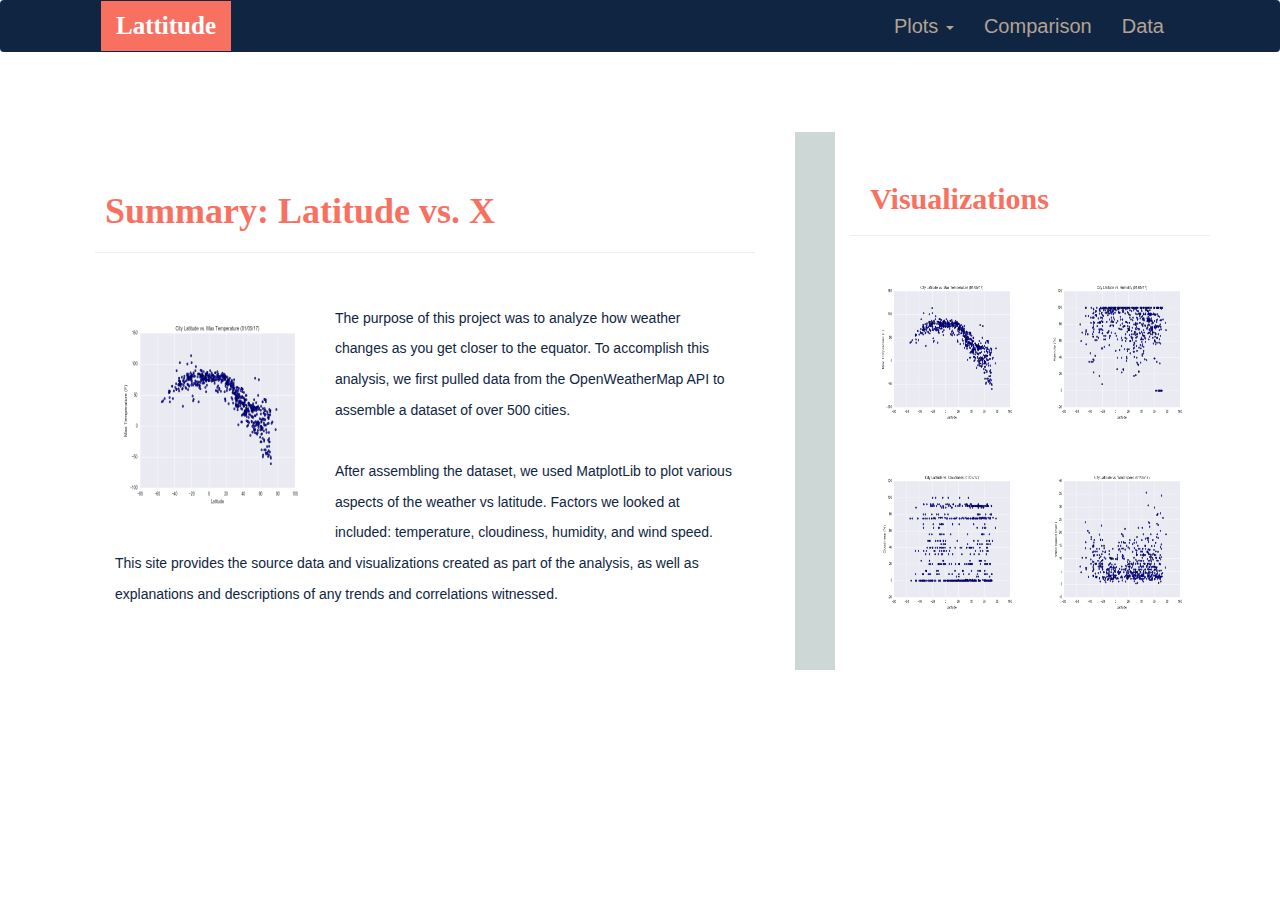
<file: Web Visualization Dashboard/index.html>
<!DOCTYPE html>
<html lang="es">
<head>
  <meta charset="UTF-8">
  <meta name="viewport" content="width=device-width, initial-scale=1">
  <title>Visualization Dashboard</title>
  <link rel="stylesheet" href = "https://maxcdn.bootstrapcdn.com/bootstrap/3.3.7/css/bootstrap.min.css">
  <link rel="stylesheet" href = "styles.css">
  <style>
        body {background-color: #ffffff}
  </style>
</head>

<body>
        <nav class="navbar navbar-expand-lg">
                <div class="container-fluid">
                  <div class="navbar-header">
                    <a class="navbar-brand" href="index.html">Lattitude</a>
                  </div>
                    <ul class="nav navbar-nav navbar-right">
                      <li class="dropdown">
                        <a href="#" class="dropdown-toggle" data-toggle="dropdown" role="button" aria-haspopup="true" aria-expanded="false">Plots <span class="caret"></span></a>
                        <ul class="dropdown-menu">
                          <li><a href="maxtemp.html">Max Temperature</a></li>
                          <li><a href="humidity.html">Humidity</a></li>
                          <li><a href="cloudiness.html">Cloudiness</a></li>
                          <li><a href="windspeed.html">Wind Speed</a></li>
                        </ul>
                      </li>
                      <li><a href="comparison.html">Comparison</a></li>
                      <li><a href="data.html">Data</a></li>
                    </ul>
                  </div>
                </div>
        </nav>
        <br>
        <br>
        <br>

        <div class="container">
            <div class="row">
                <div class="col-lg-8 col-sm-12">
                    <h1>Summary: Latitude vs. X</h1>
                    <hr>
                    <br>
                    <img src="lat_vs_maxtemp.png" alt="maxtemp" height="200" width="200" align = "left">
                    <p>The purpose of this project was to analyze how weather changes as you get closer to the equator.  To accomplish this analysis,
                    we first pulled data from the OpenWeatherMap API to assemble a dataset of over 500 cities.
                    </p>
                    <p>After assembling the dataset, we used MatplotLib to plot various aspects of the weather vs latitude.  Factors we looked at included:
                    temperature, cloudiness, humidity, and wind speed.  This site provides the source data and visualizations created as part of the 
                    analysis, as well as explanations and descriptions of any trends and correlations witnessed.
                    </p>
                </div>
                <div class="col-md-4 col-sm-12">
                    <h2>Visualizations</h2>
                    <hr>
                        <div class= "col-md-6 col-sm-3">
                            <img id ="pic1" src="lat_vs_maxtemp.png" alt="maxtemp" height="150" width="150"> 
                        </div> 
                        <div class= "col-md-6 col-sm-3">
                            <img id ="pic2" src="lat_vs_humidity.png" alt="humidity" height="150" width="150">
                        </div> 
                        <div class= "col-md-6 col-sm-3">
                            <img id = "pic3" src="lat_vs_cloudiness.png" alt="cloudiness" height="150" width="150">
                        </div> 
                        <div class= "col-md-6 col-sm-3">
                            <img id = "pic4" src="lat_vs_windspeed.png" alt="windspeed" height="150" width="150">
                        </div> 
                </div>
            </div>
        </div>
</body>
    <script src="https://cdnjs.cloudflare.com/ajax/libs/jquery/3.3.1/jquery.min.js"></script>
    <script src="https://cdnjs.cloudflare.com/ajax/libs/twitter-bootstrap/3.3.7/js/bootstrap.min.js"></script>
    </html>
</file>
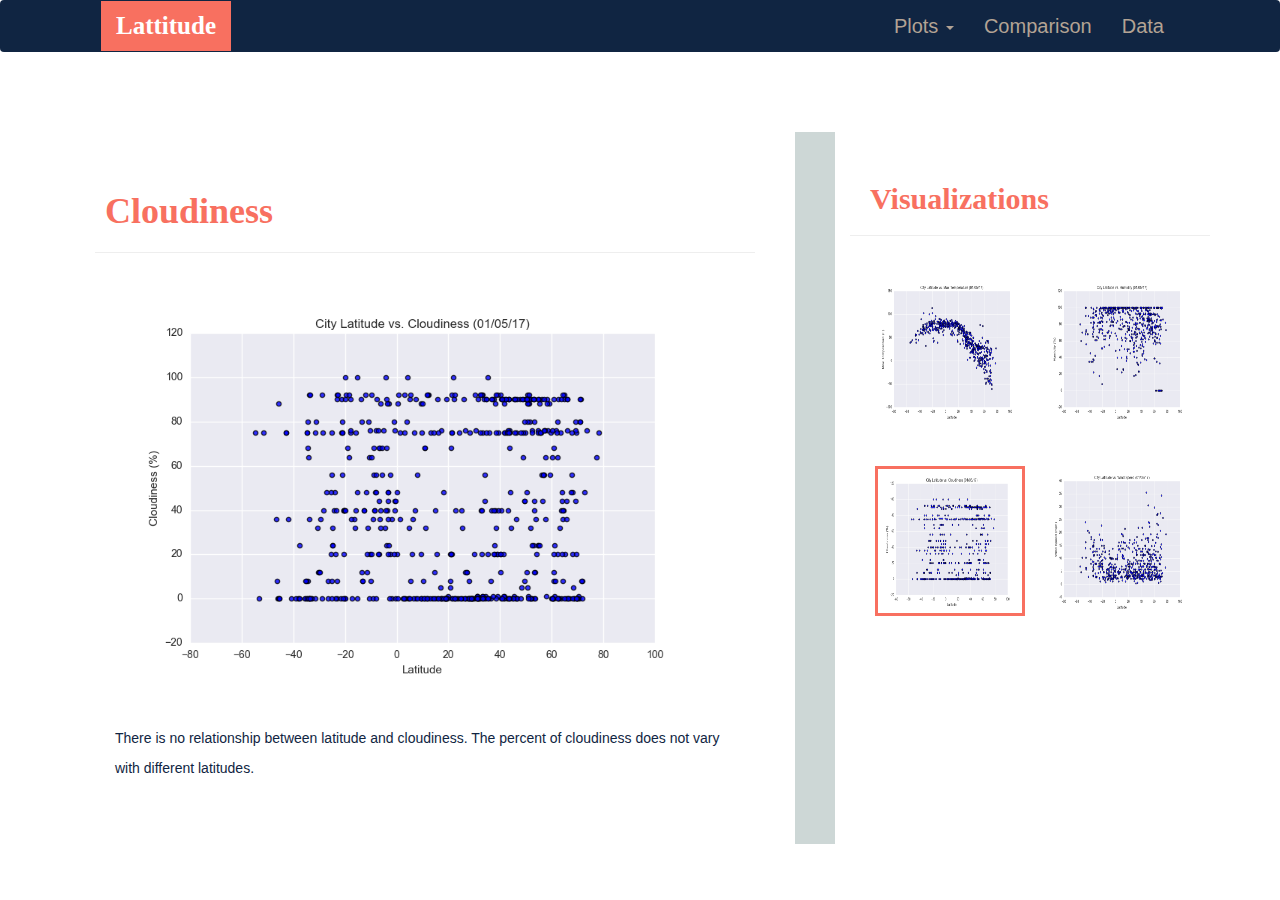
<file: Web Visualization Dashboard/cloudiness.html>
<!DOCTYPE html>
<html lang="es">
<head>
  <meta charset="UTF-8">
  <meta name="viewport" content="width=device-width, initial-scale=1">
  <title>Visualization Dashboard</title>
  <link rel="stylesheet" href = "https://maxcdn.bootstrapcdn.com/bootstrap/3.3.7/css/bootstrap.min.css">
  <link rel="stylesheet" href = "styles.css">
  <style>
        body {background-color:#FFFFFF}
  </style>
</head>

<body>
        <nav class="navbar navbar-expand-lg">
                <div class="container-fluid">
                  <div class="navbar-header">
                    <a class="navbar-brand" href="index.html">Lattitude</a>
                  </div>
                    <ul class="nav navbar-nav navbar-right">
                      <li class="dropdown">
                        <a href="#" class="dropdown-toggle" data-toggle="dropdown" role="button" aria-haspopup="true" aria-expanded="false">Plots <span class="caret"></span></a>
                        <ul class="dropdown-menu">
                          <li><a href="maxtemp.html">Max Temperature</a></li>
                          <li><a href="humidity.html">Humidity</a></li>
                          <li><a href="cloudiness.html">Cloudiness</a></li>
                          <li><a href="windspeed.html">Wind Speed</a></li>
                        </ul>
                      </li>
                      <li><a href="comparison.html">Comparison</a></li>
                      <li><a href="data.html">Data</a></li>
                    </ul>
                  </div>
                </div>
        </nav>
    <br>
    <br>
    <br>

    <div class="container">
      <div class="row">
        <div class="col-lg-8 col-sm-12">
          <h1>Cloudiness</h1>
          <hr>
            <img src="lat_vs_cloudiness.png" alt="cloudiness" height="400" width="600" align="center">
          <p>There is no relationship between latitude and cloudiness.  The percent of cloudiness does not vary with different latitudes.
          </p>
        </div>
        <div class="col-md-4 col-sm-12">
            <h2>Visualizations</h2>
            <hr>
            <div class= "col-md-6 col-sm-3">
                <img id ="pic1" src="lat_vs_maxtemp.png" alt="maxtemp" height="150" width="150"> 
            </div> 
            <div class= "col-md-6 col-sm-3">
                <img id = "pic2" src="lat_vs_humidity.png" alt="humidity" height="150" width="150">
            </div> 
            <div class= "col-md-6 col-sm-3">
                <img class = "boxx"  id = "pic3" src="lat_vs_cloudiness.png" alt="cloudiness" height="150" width="150">
            </div> 
            <div class= "col-md-6 col-sm-3">
                <img id = "pic4" src="lat_vs_windspeed.png" alt="windspeed" height="150" width="150">
            </div> 
        </div>
</div>
</div>
</body>
<script src="https://cdnjs.cloudflare.com/ajax/libs/jquery/3.3.1/jquery.min.js"></script>
<script src="https://cdnjs.cloudflare.com/ajax/libs/twitter-bootstrap/3.3.7/js/bootstrap.min.js"></script>
</html>
</file>
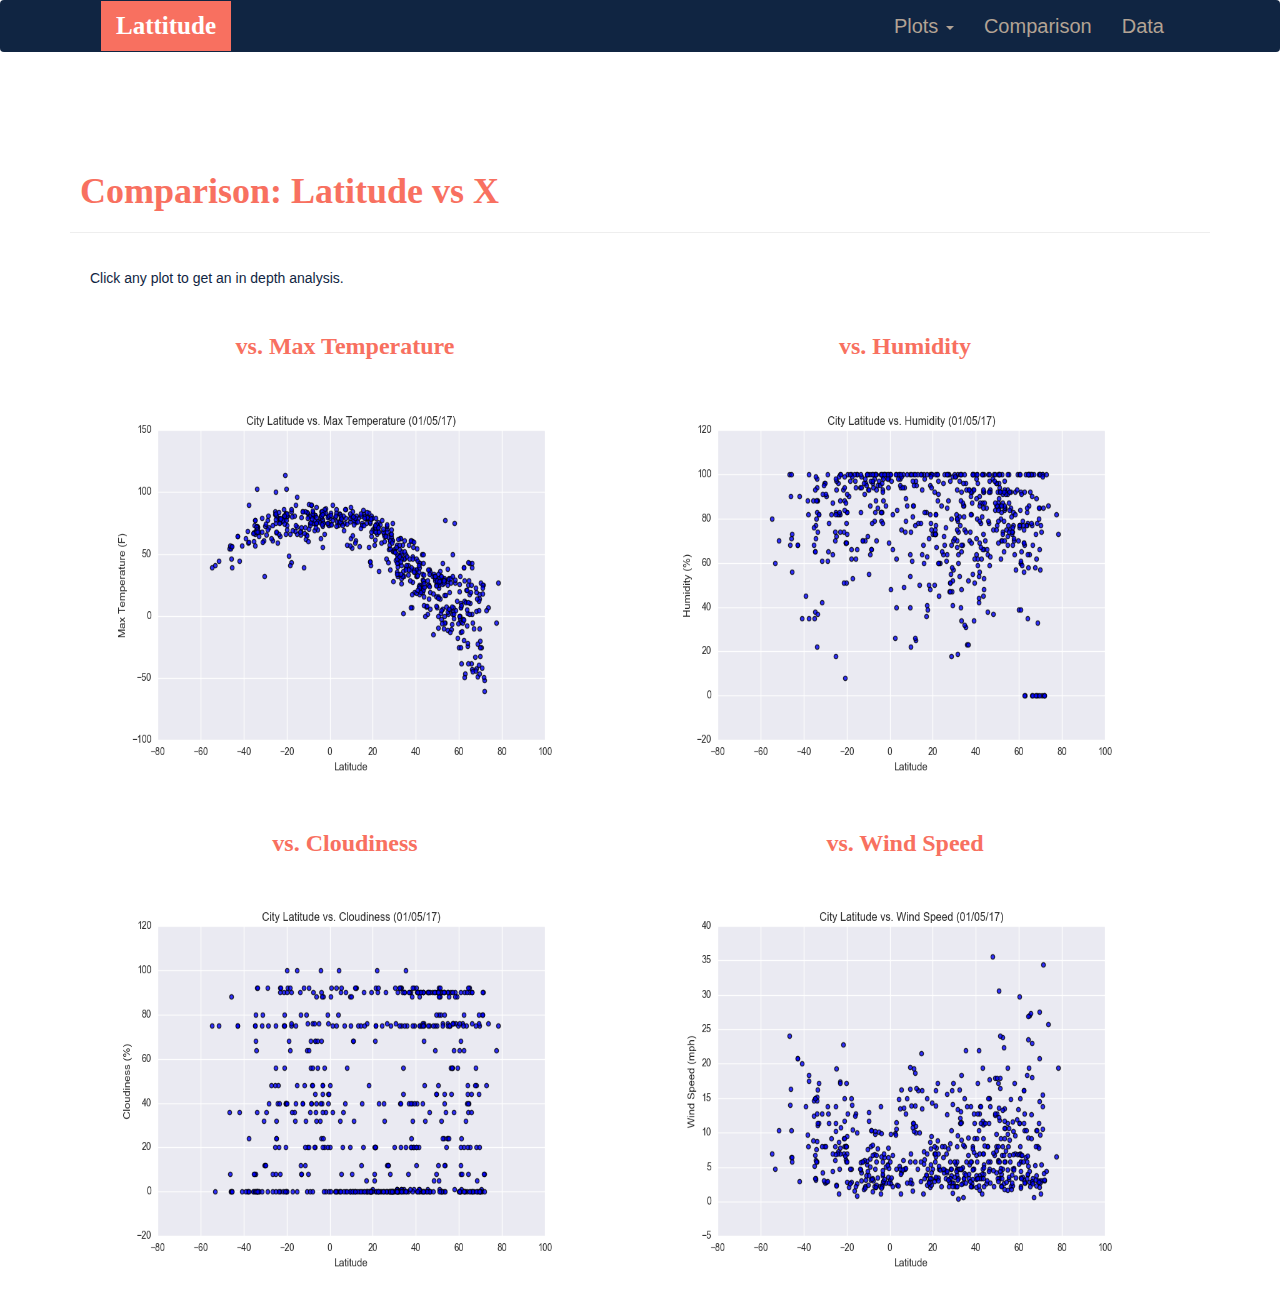
<file: Web Visualization Dashboard/comparison.html>
<!DOCTYPE html>
<html lang="es">
<head>
  <meta charset="UTF-8">
  <meta name="viewport" content="width=device-width, initial-scale=1">
  <title>Visualization Dashboard</title>
  <link rel="stylesheet" href = "https://maxcdn.bootstrapcdn.com/bootstrap/3.3.7/css/bootstrap.min.css">
  <link rel="stylesheet" href = "styles.css">
  <style>
        body {background-color:#FFFFFF}
  </style>
</head>

<body>
        <nav class="navbar navbar-expand-lg">
                <div class="container-fluid">
                  <div class="navbar-header">
                    <a class="navbar-brand" href="index.html">Lattitude</a>
                  </div>
                    <ul class="nav navbar-nav navbar-right">
                      <li class="dropdown">
                        <a href="#" class="dropdown-toggle" data-toggle="dropdown" role="button" aria-haspopup="true" aria-expanded="false">Plots <span class="caret"></span></a>
                        <ul class="dropdown-menu">
                          <li><a href="maxtemp.html">Max Temperature</a></li>
                          <li><a href="humidity.html">Humidity</a></li>
                          <li><a href="cloudiness.html">Cloudiness</a></li>
                          <li><a href="windspeed.html">Wind Speed</a></li>
                        </ul>
                      </li>
                      <li><a href="comparison.html">Comparison</a></li>
                      <li><a href="data.html">Data</a></li>
                    </ul>
                  </div>
                </div>
        </nav>
    <br>
    <br>
    <br>
        <div class="container">
                <br>
                <h1>Comparison: Latitude vs X</h1> 
                <hr>
                <p>Click any plot to get an in depth analysis.</p>
                  <div class="col-md-6 col-sm-12">
                    <div class="image-box">
                      <h3>vs. Max Temperature</h3>
                      <a href="maxtemp.html">
                      <img id ="pic1" src="lat_vs_maxtemp.png" alt="latvstemp" height="400" width="500">
                      </a>
                    </div>
                  </div>
                  <div class="col-md-6 col-sm-12">
                    <div class="image-box">
                      <h3>vs. Humidity</h3>
                      <a href="humidity.html">
                        <img id ="pic2" src="lat_vs_humidity.png" alt="humidity" height="400" width="500">
                      </a>
                    </div>
                  </div>
                <br/>
                  <div class="col-md-6 col-sm-12">
                    <div class="image-box">
                      <h3>vs. Cloudiness</h3>
                      <a href="cloudiness.html">
                    <img id = "pic3" src="lat_vs_cloudiness.png" alt="cloudiness" height="400" width="500">
                      </a>
                    </div>
                  </div>
                  <div class="col-md-6 col-sm-12">
                    <div class="image-box">
                      <h3>vs. Wind Speed</h3>
                      <a href="windspeed.html">
                    <img id = "pic4" src="lat_vs_windspeed.png" alt="windspeed" height="400" width="500">
                      </a>
                    </div>
                  </div>
        </div>

</body>
<script src="https://cdnjs.cloudflare.com/ajax/libs/jquery/3.3.1/jquery.min.js"></script>
<script src="https://cdnjs.cloudflare.com/ajax/libs/twitter-bootstrap/3.3.7/js/bootstrap.min.js"></script>
</html>
</file>
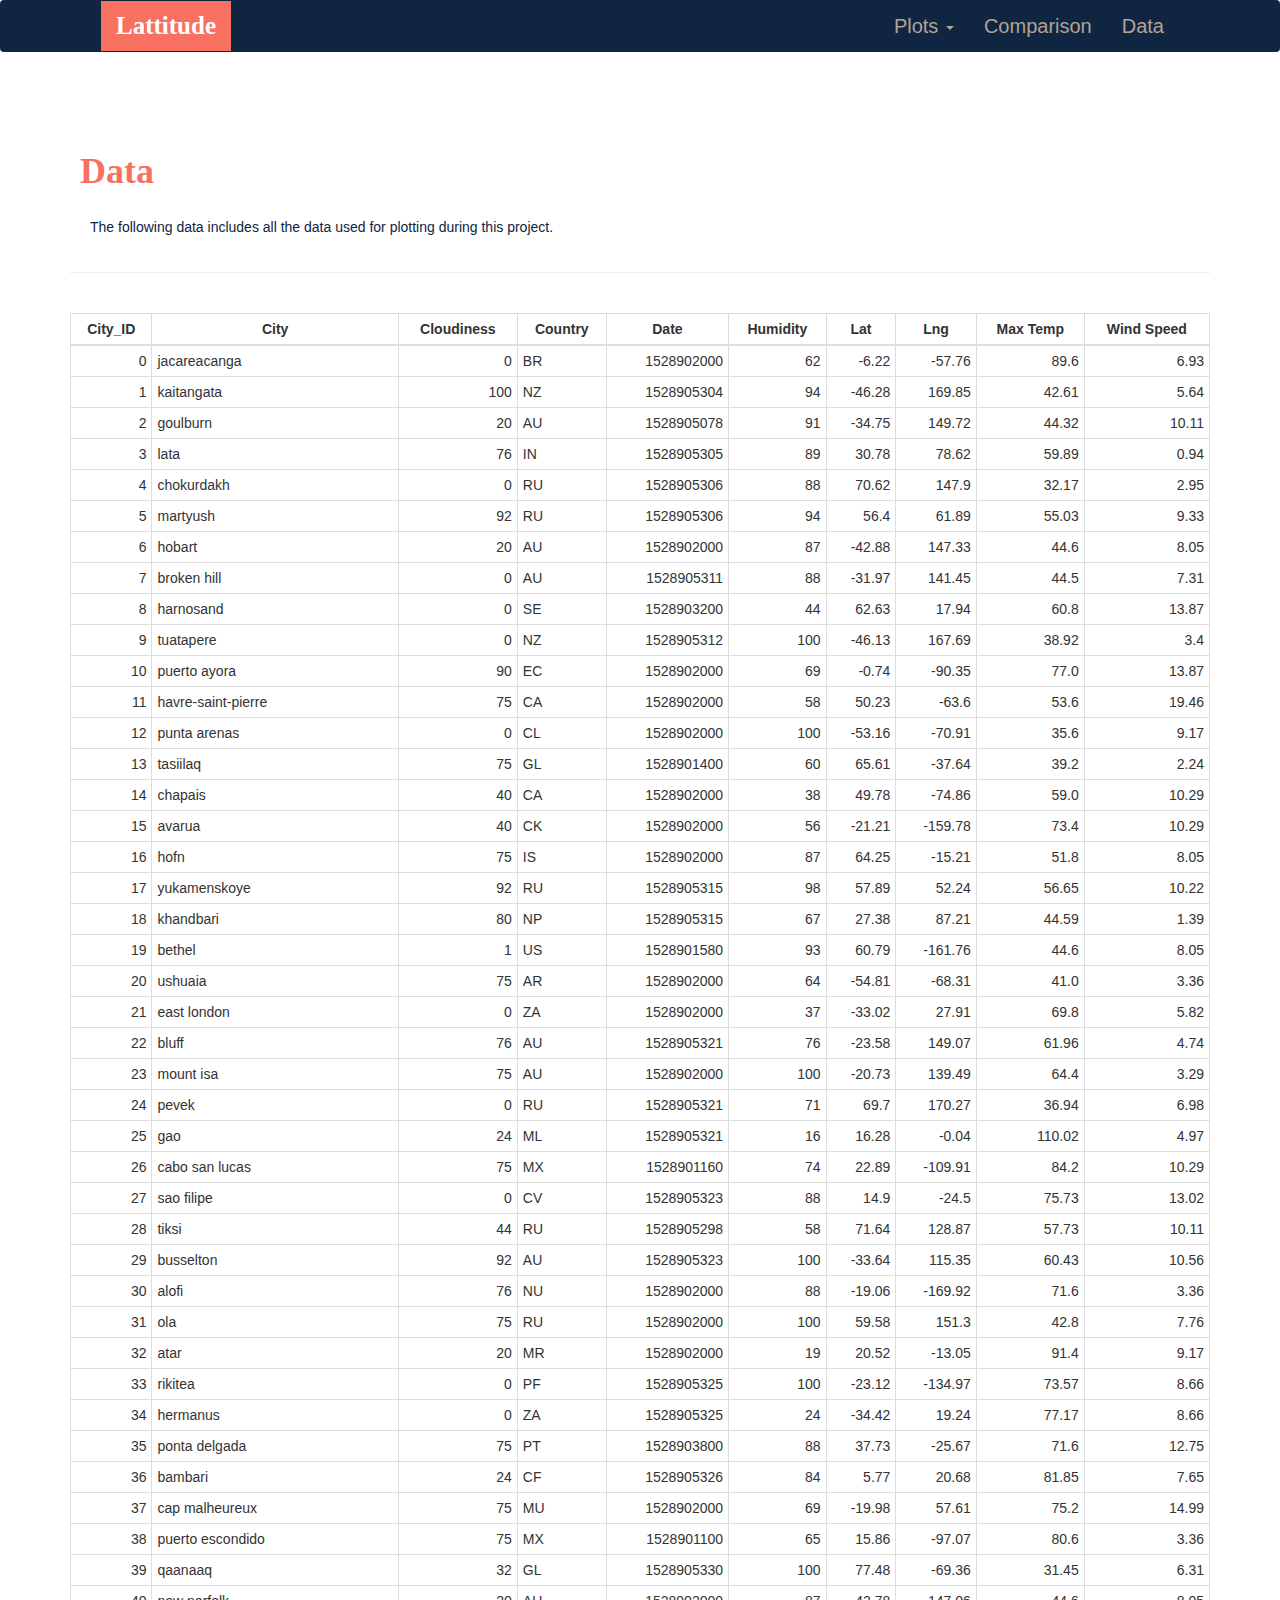
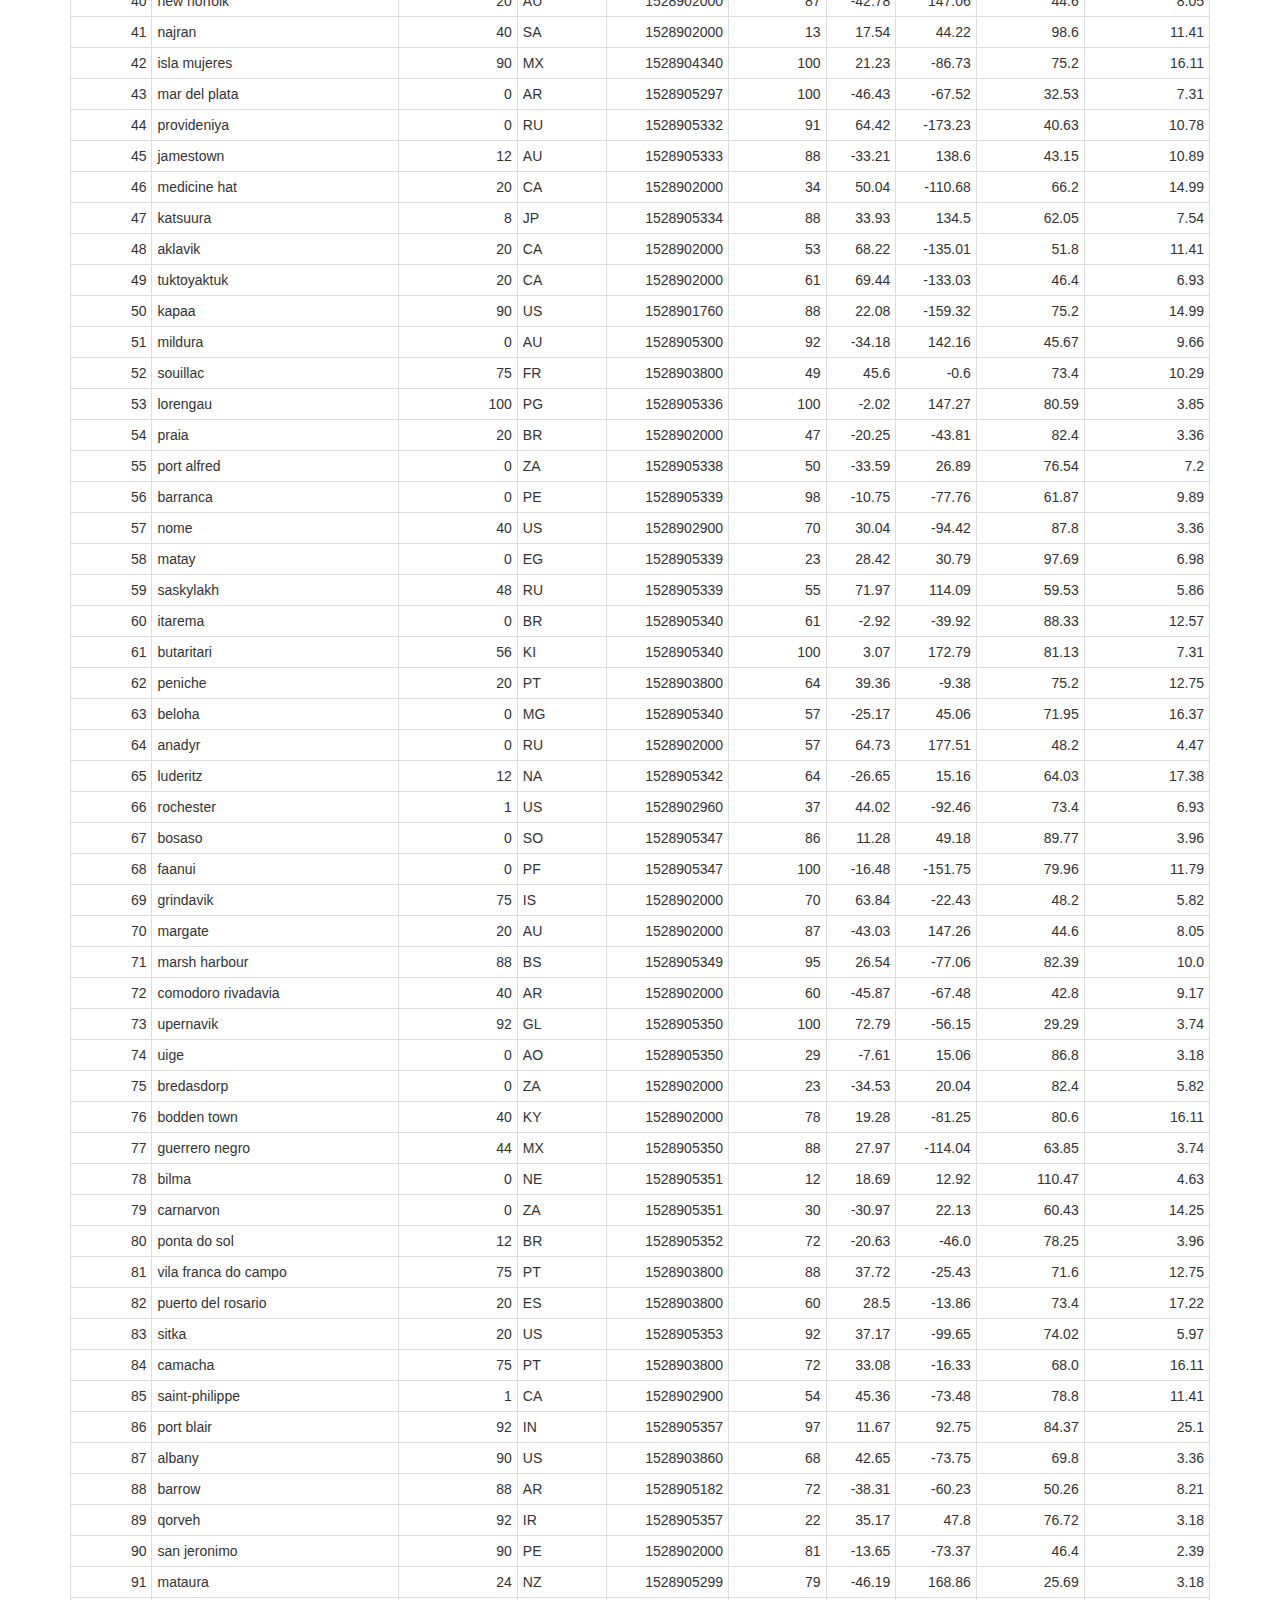
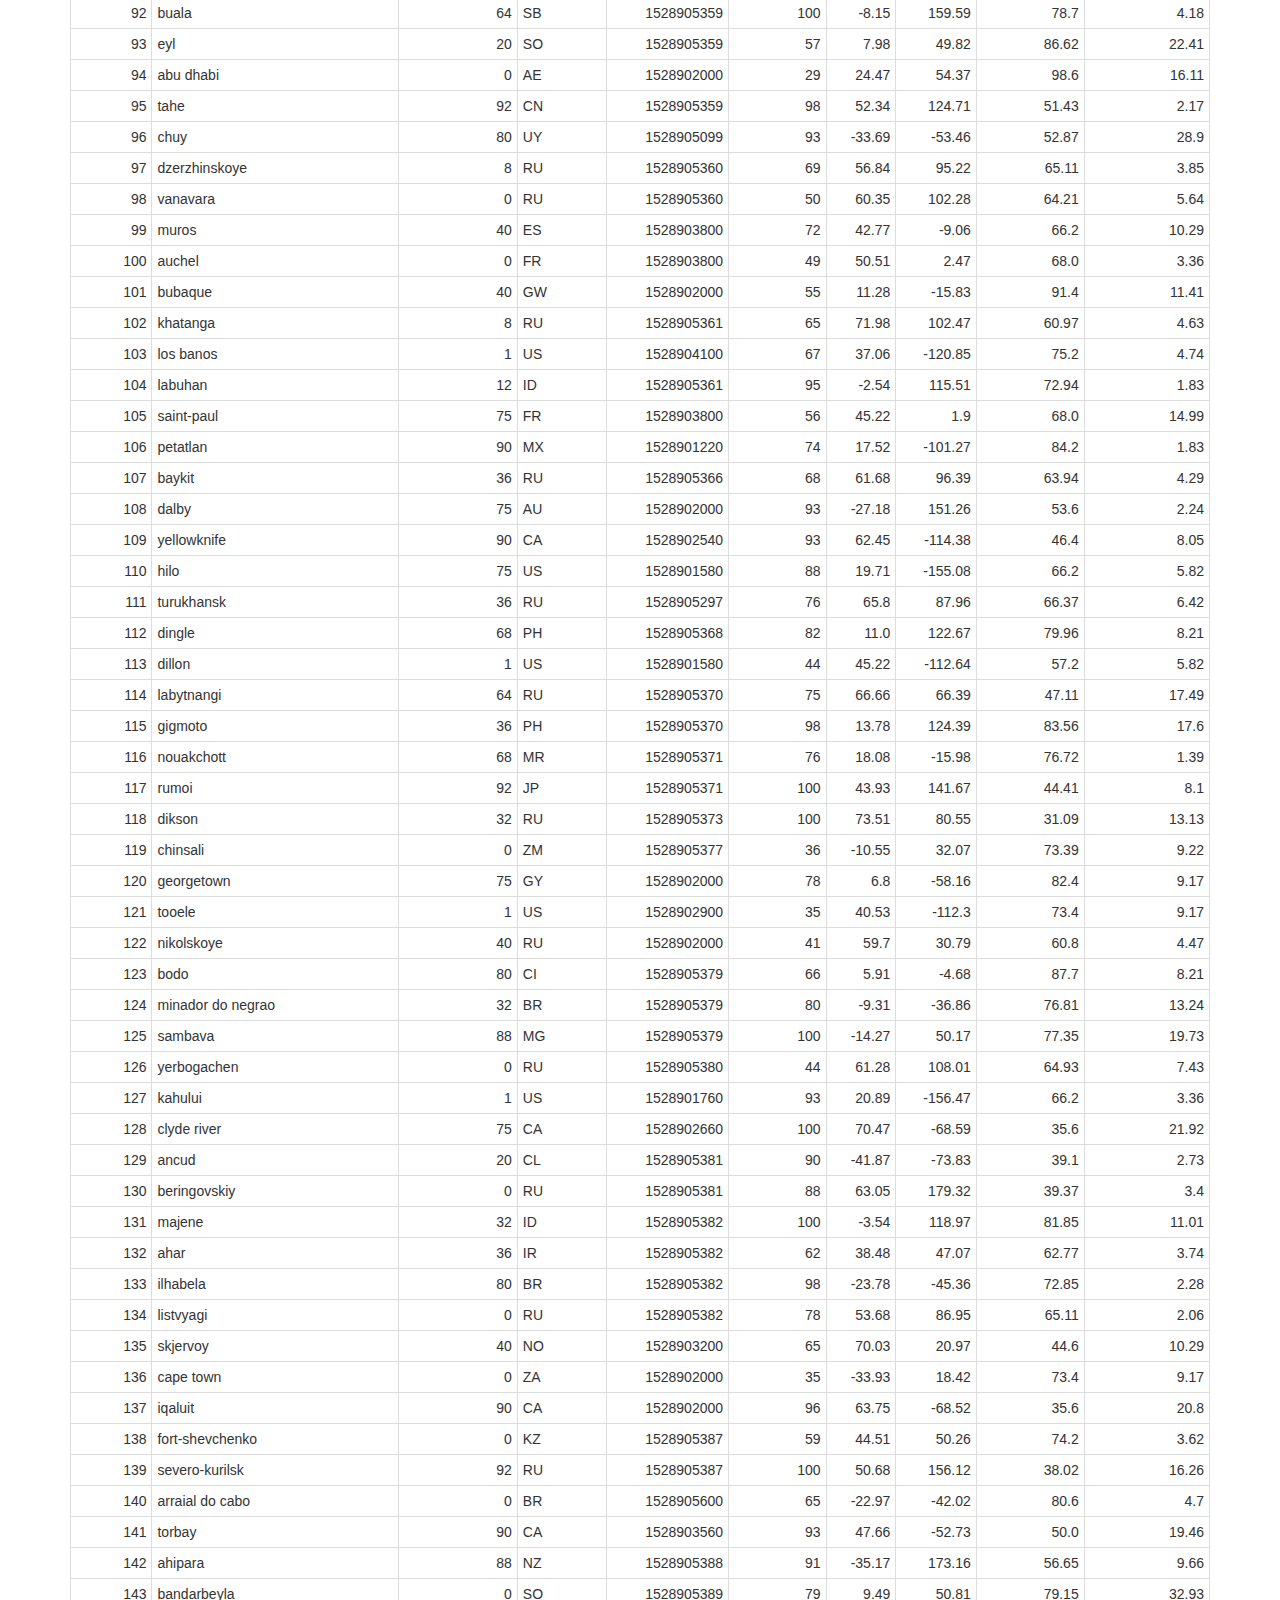
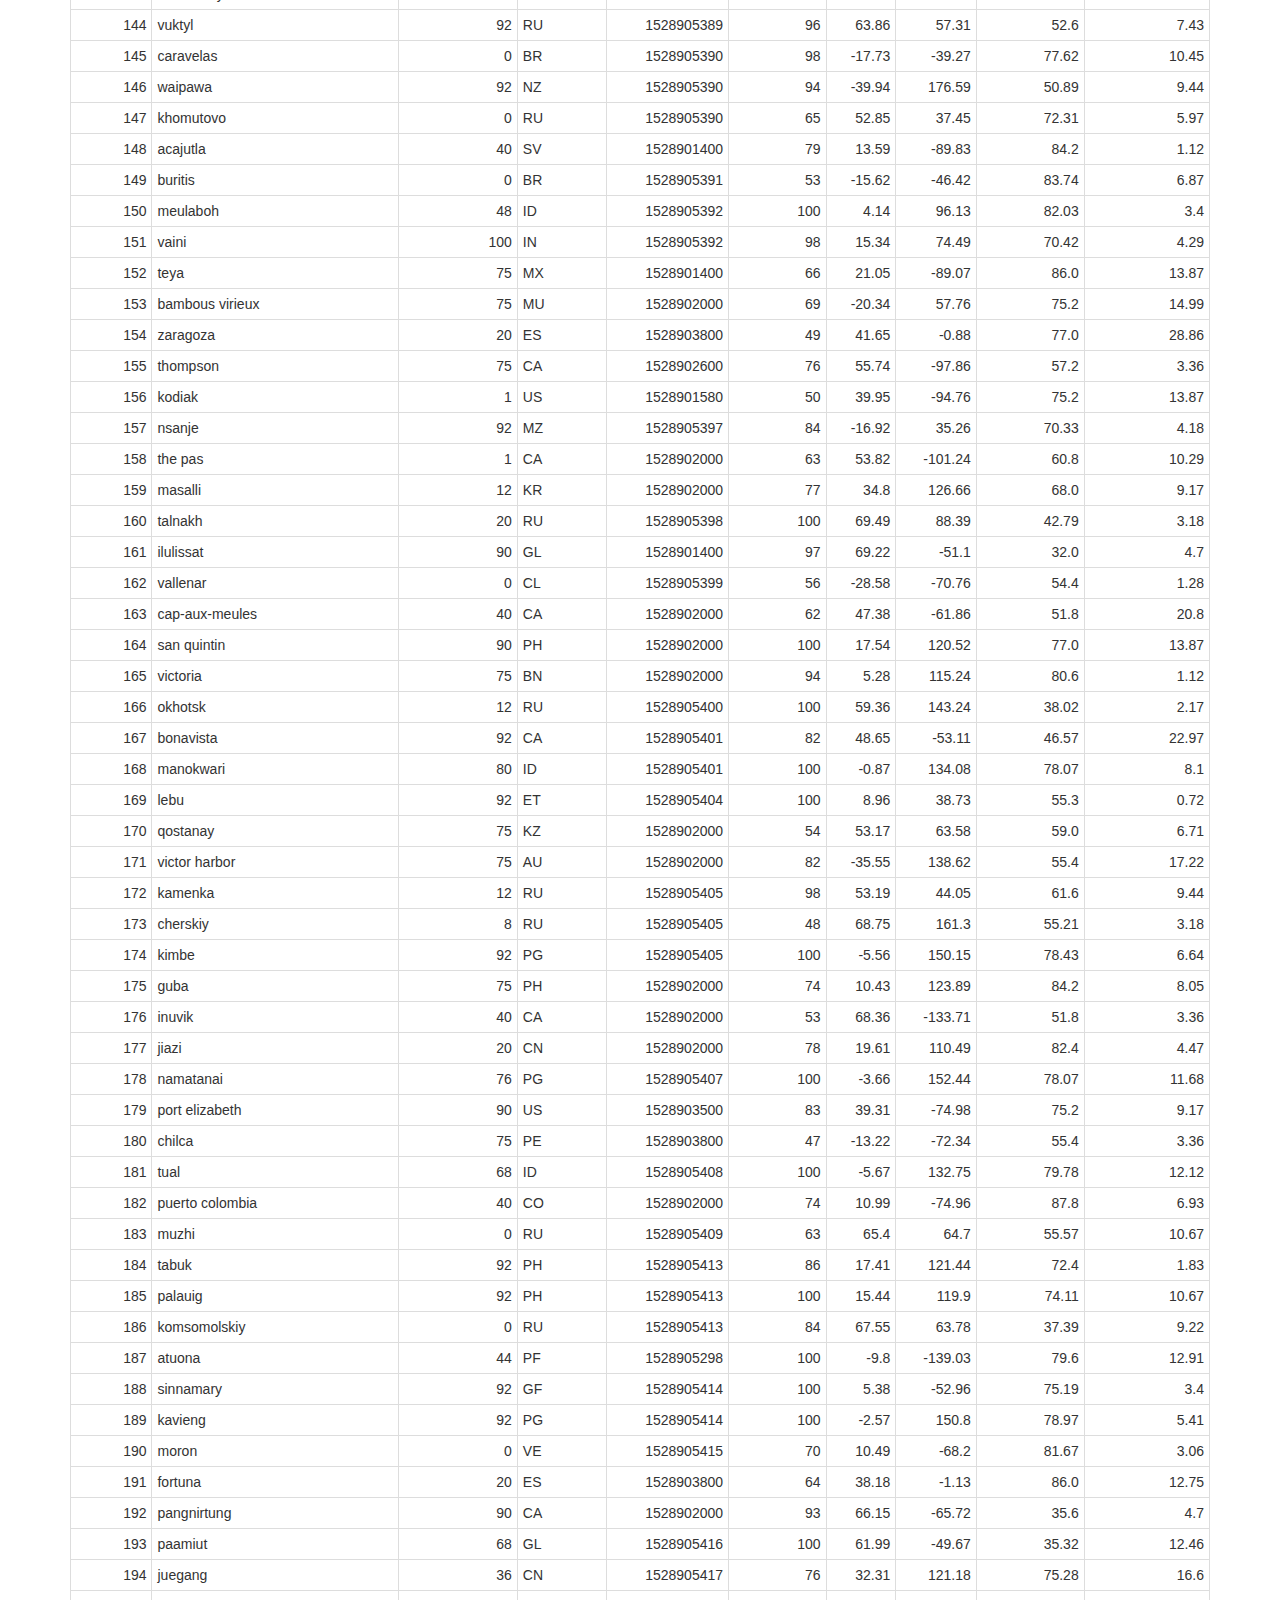
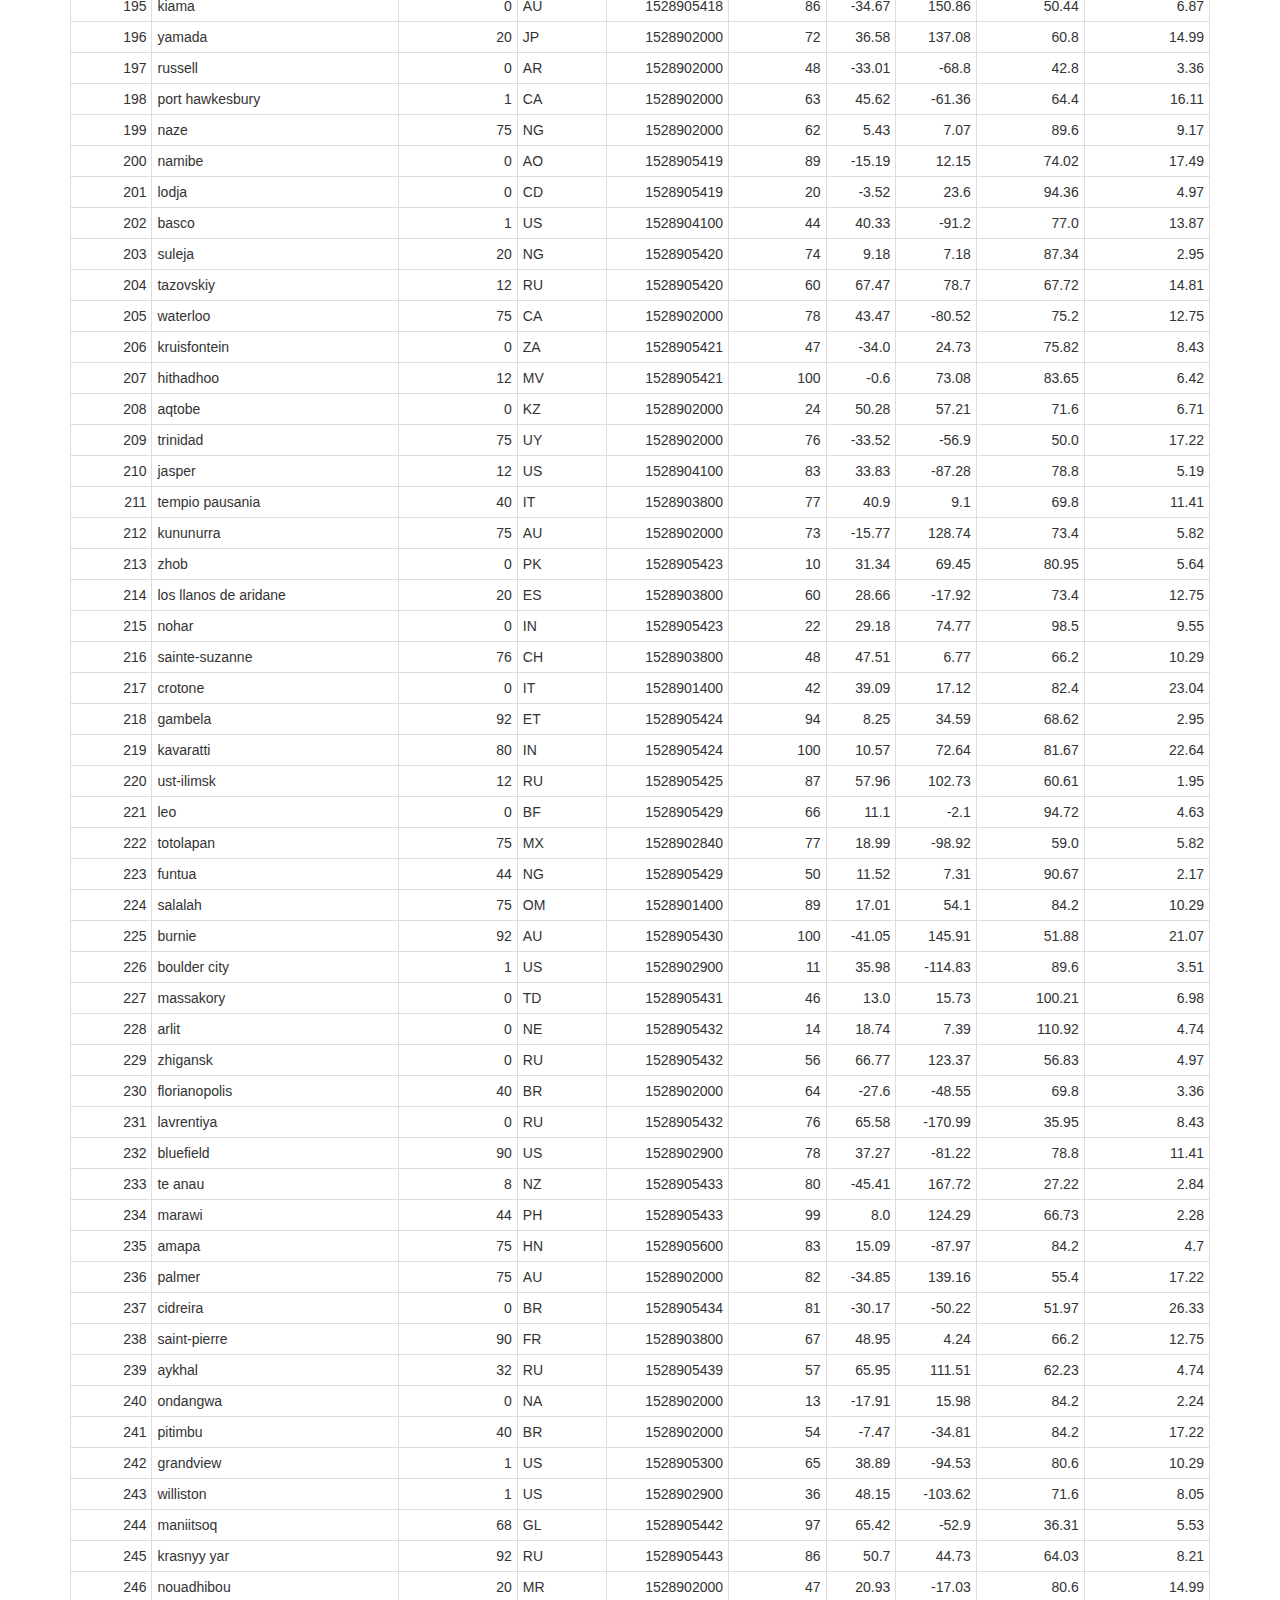
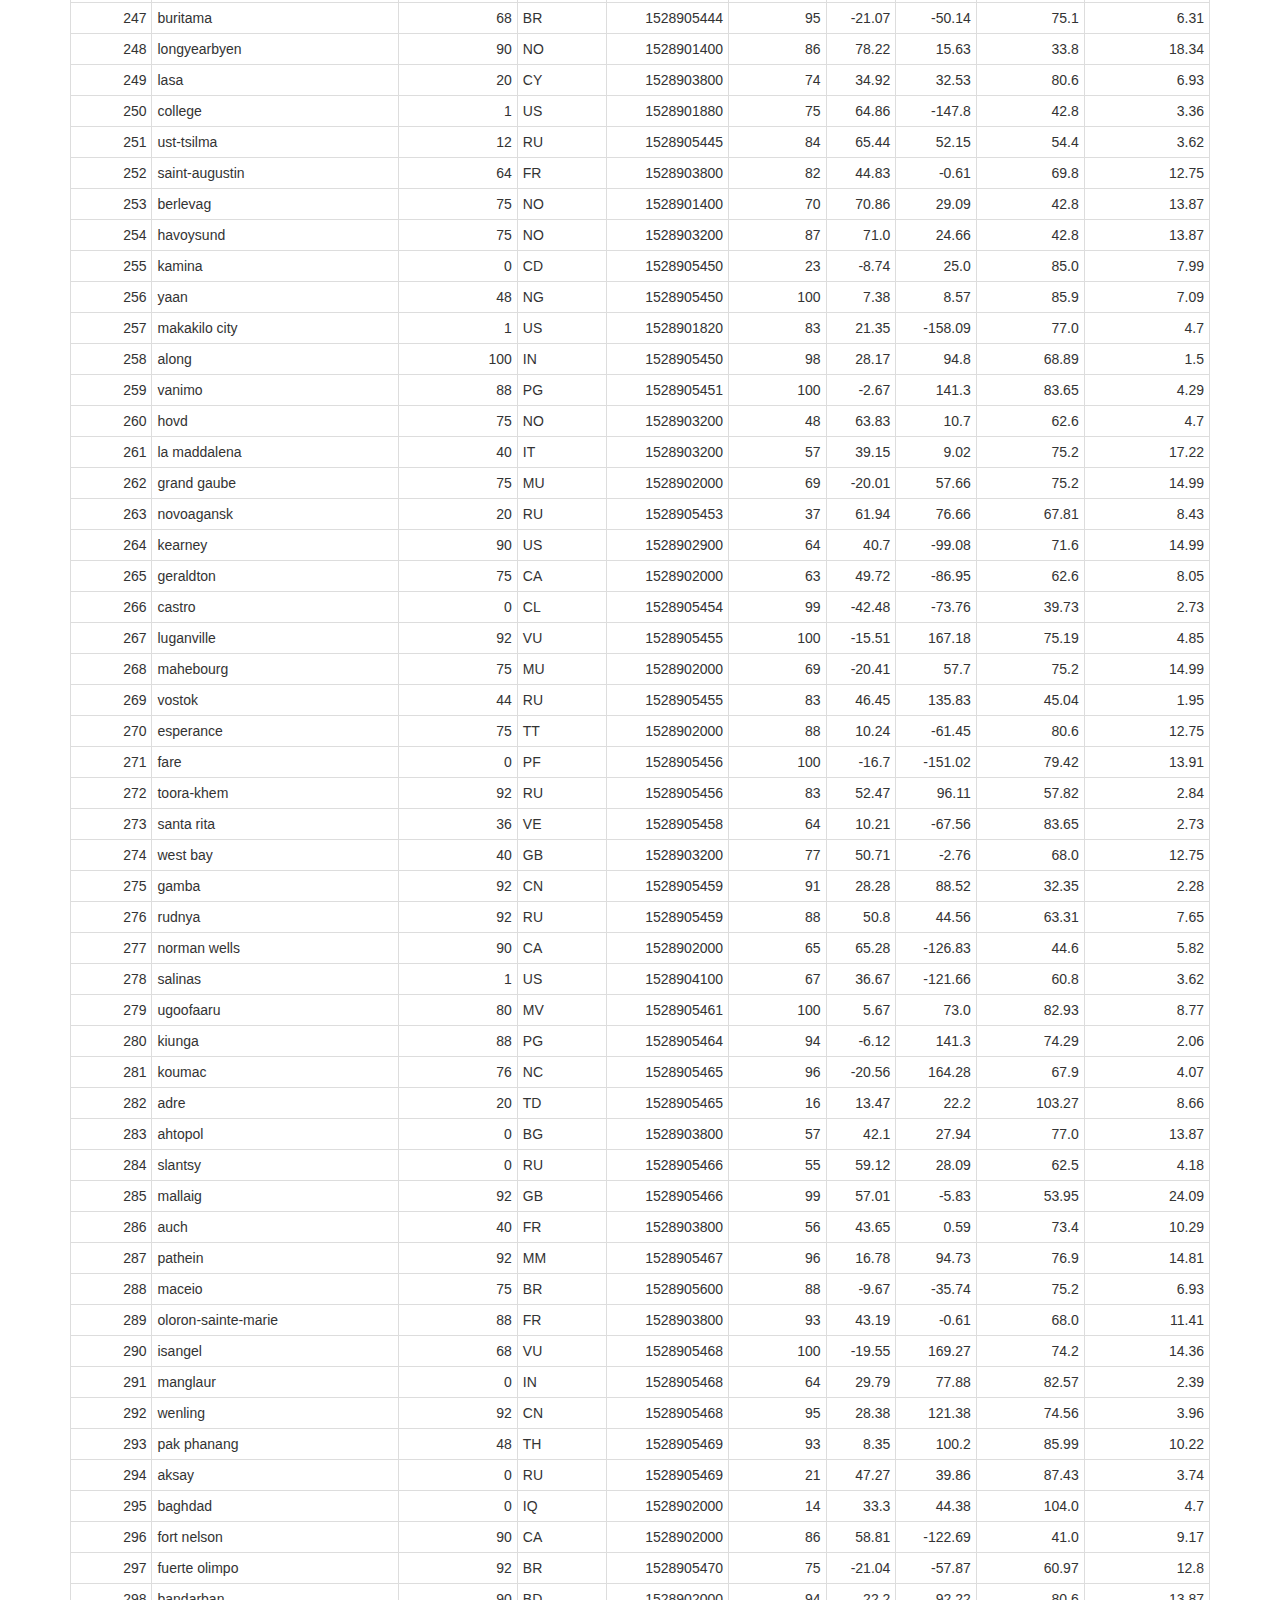
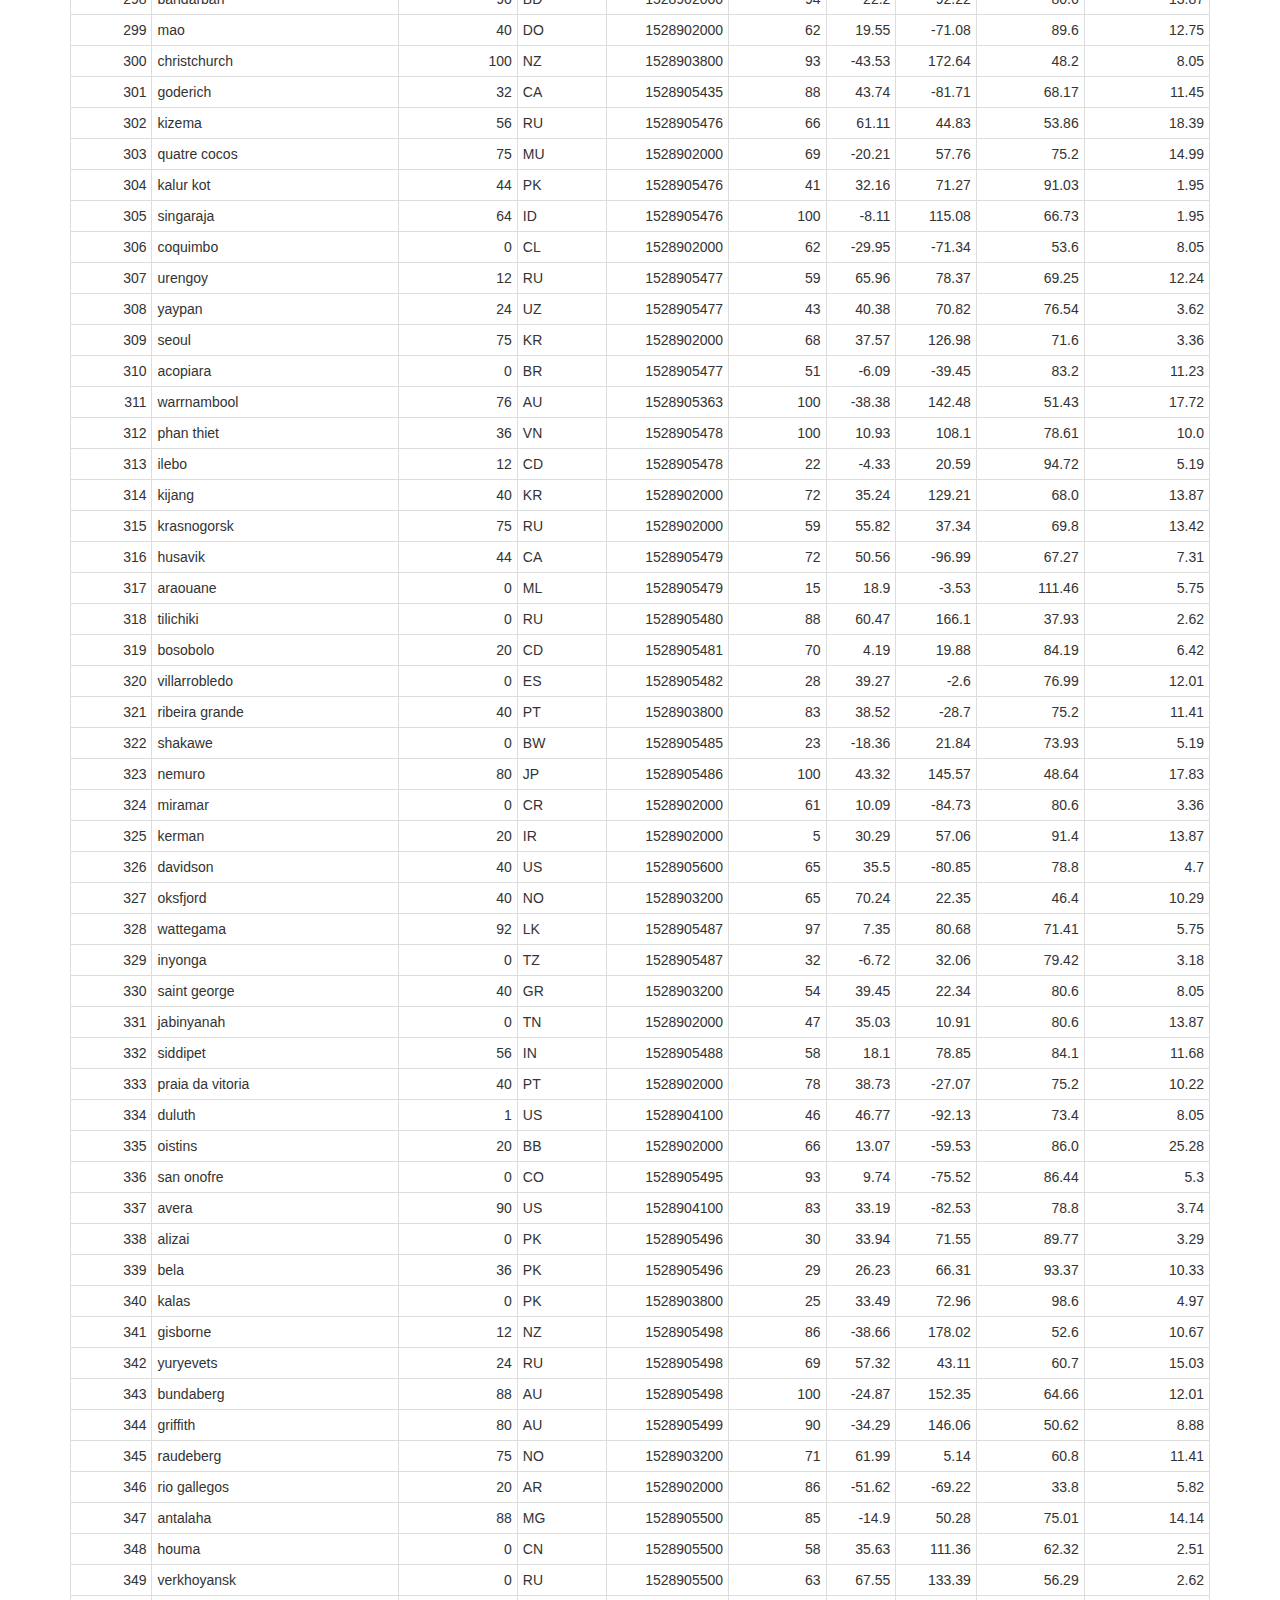
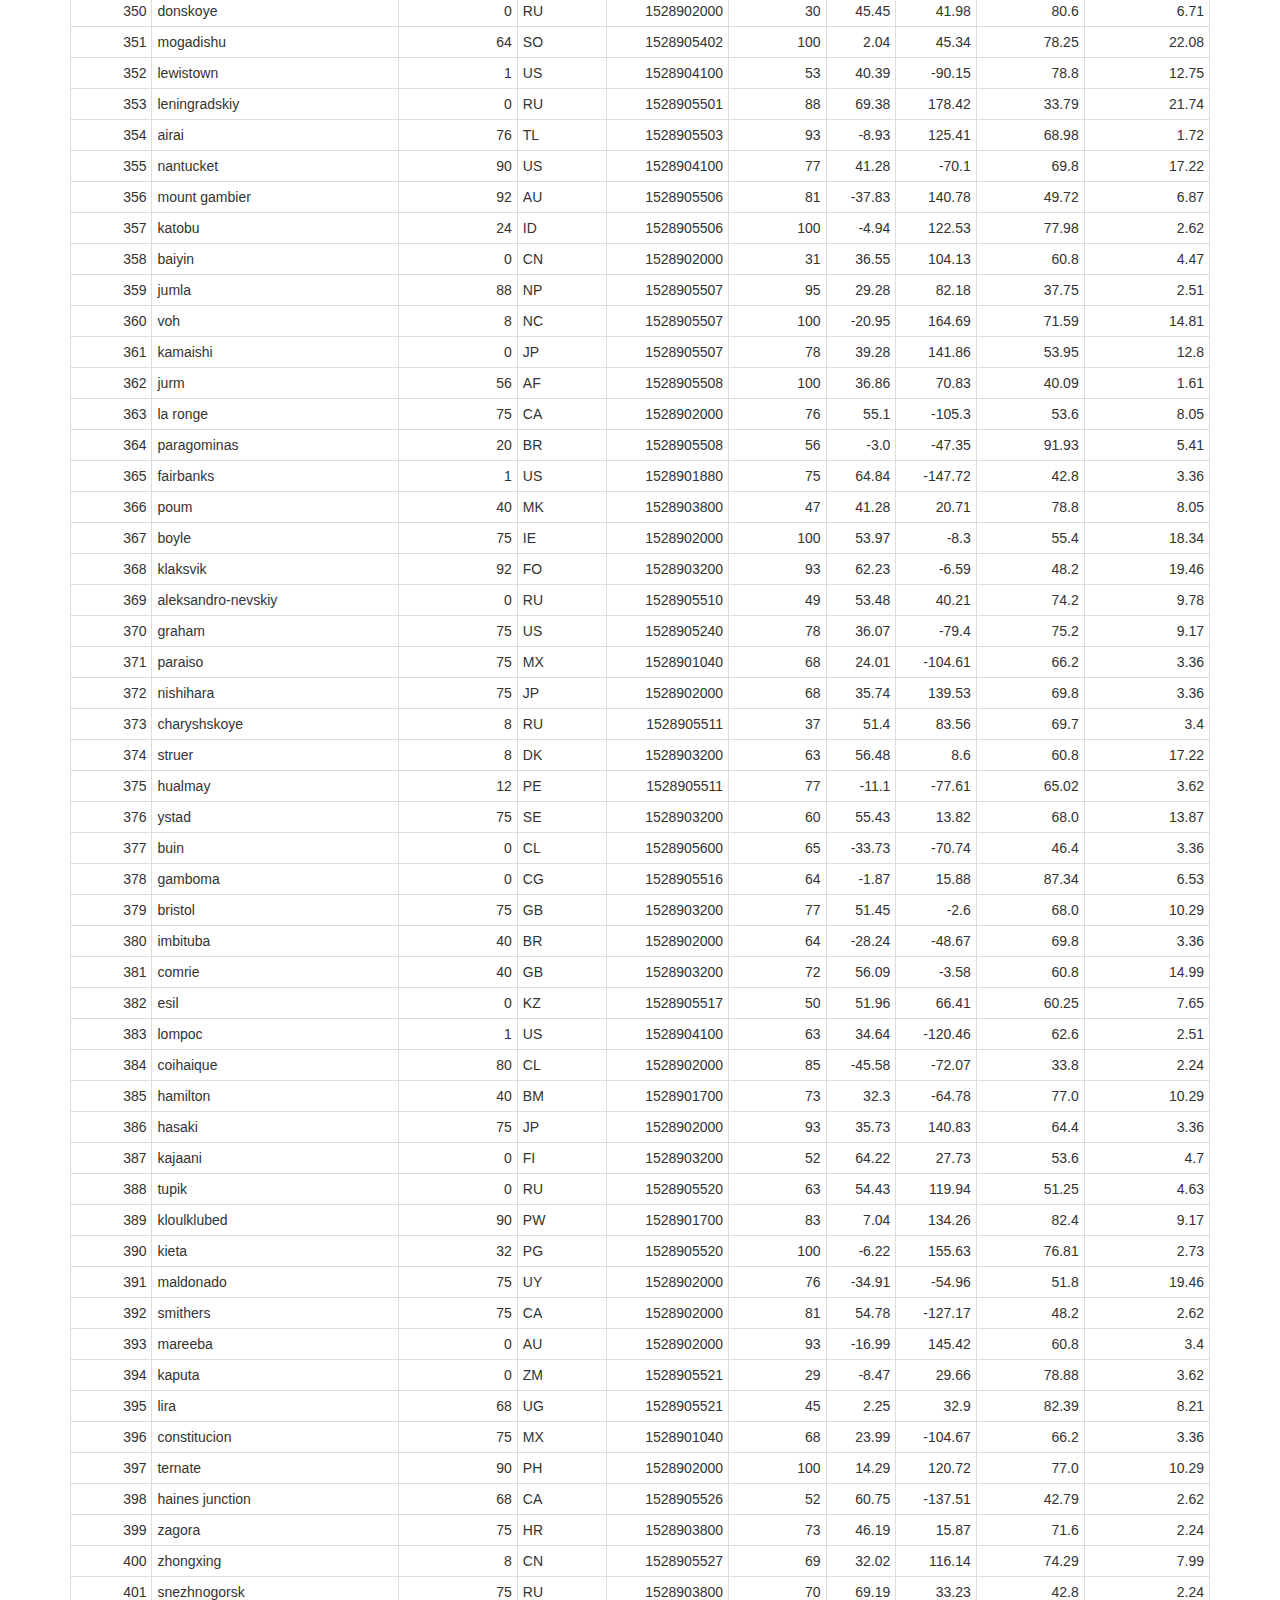
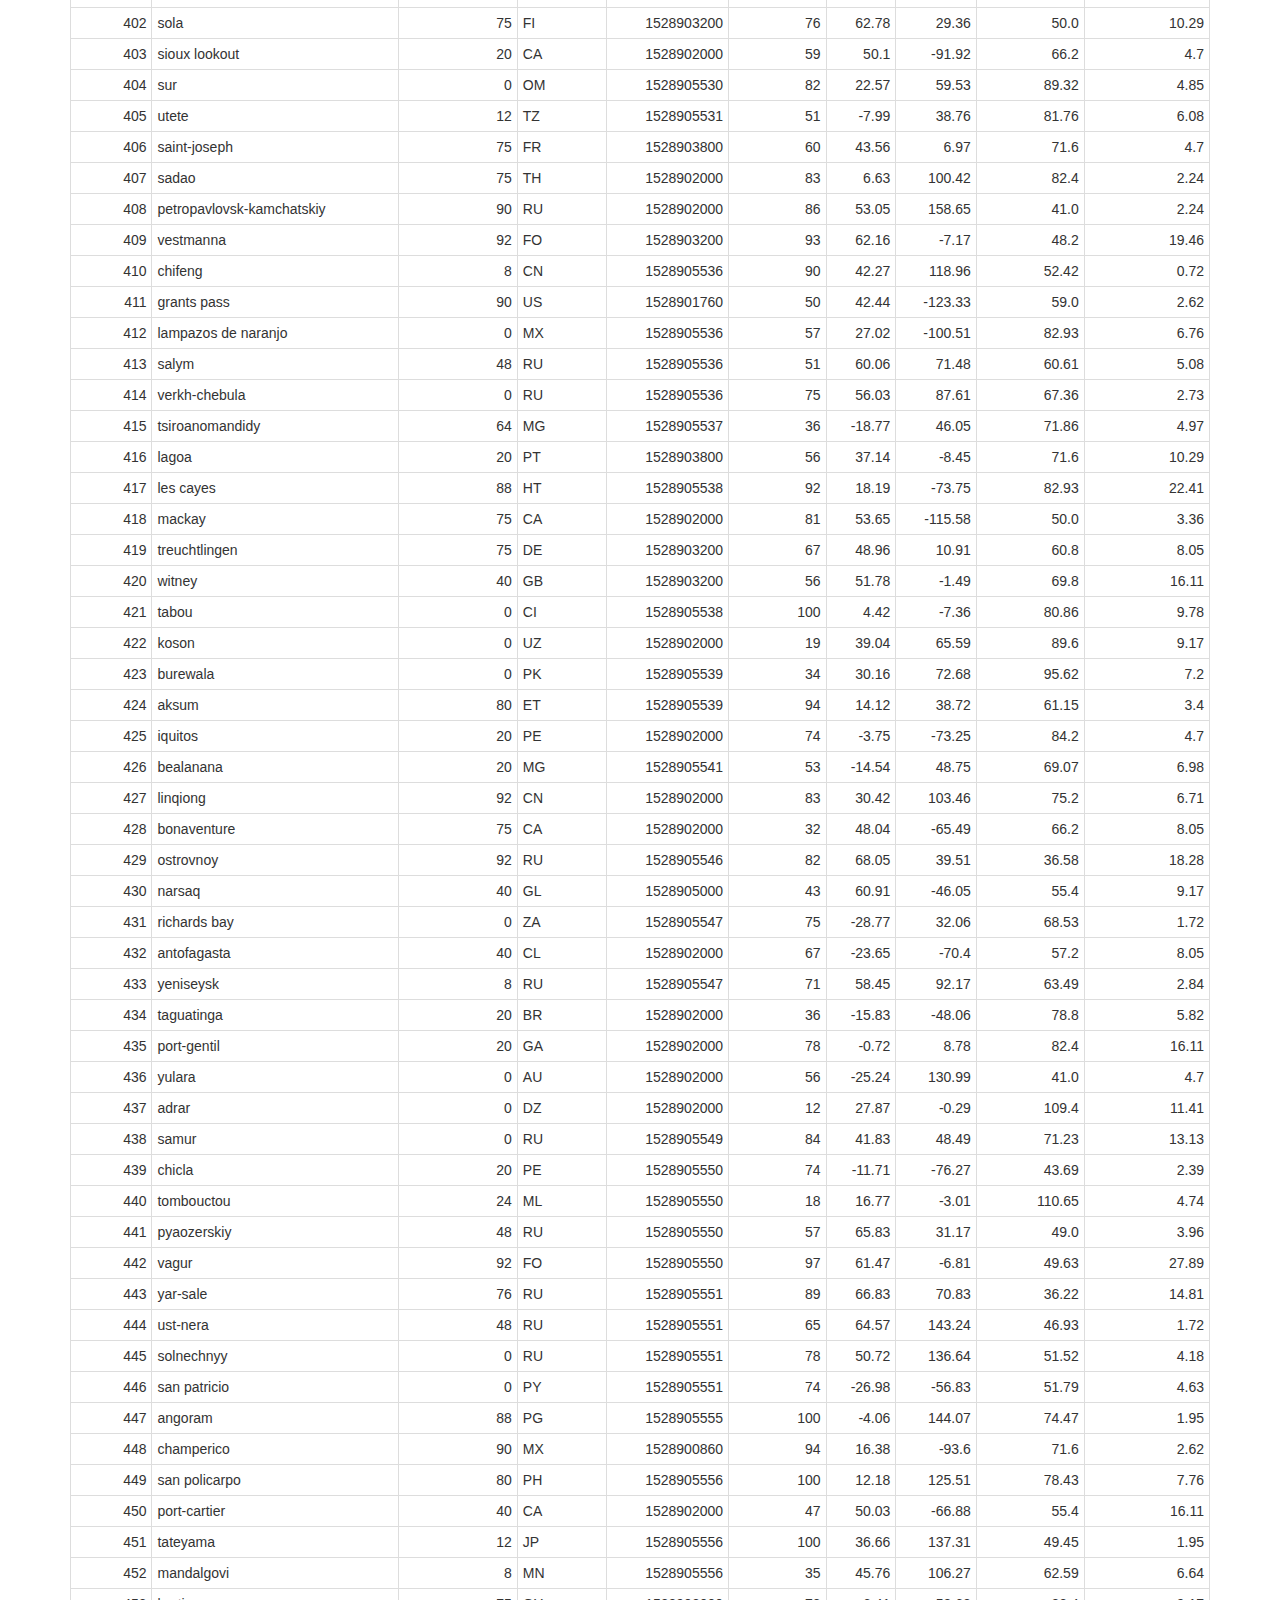
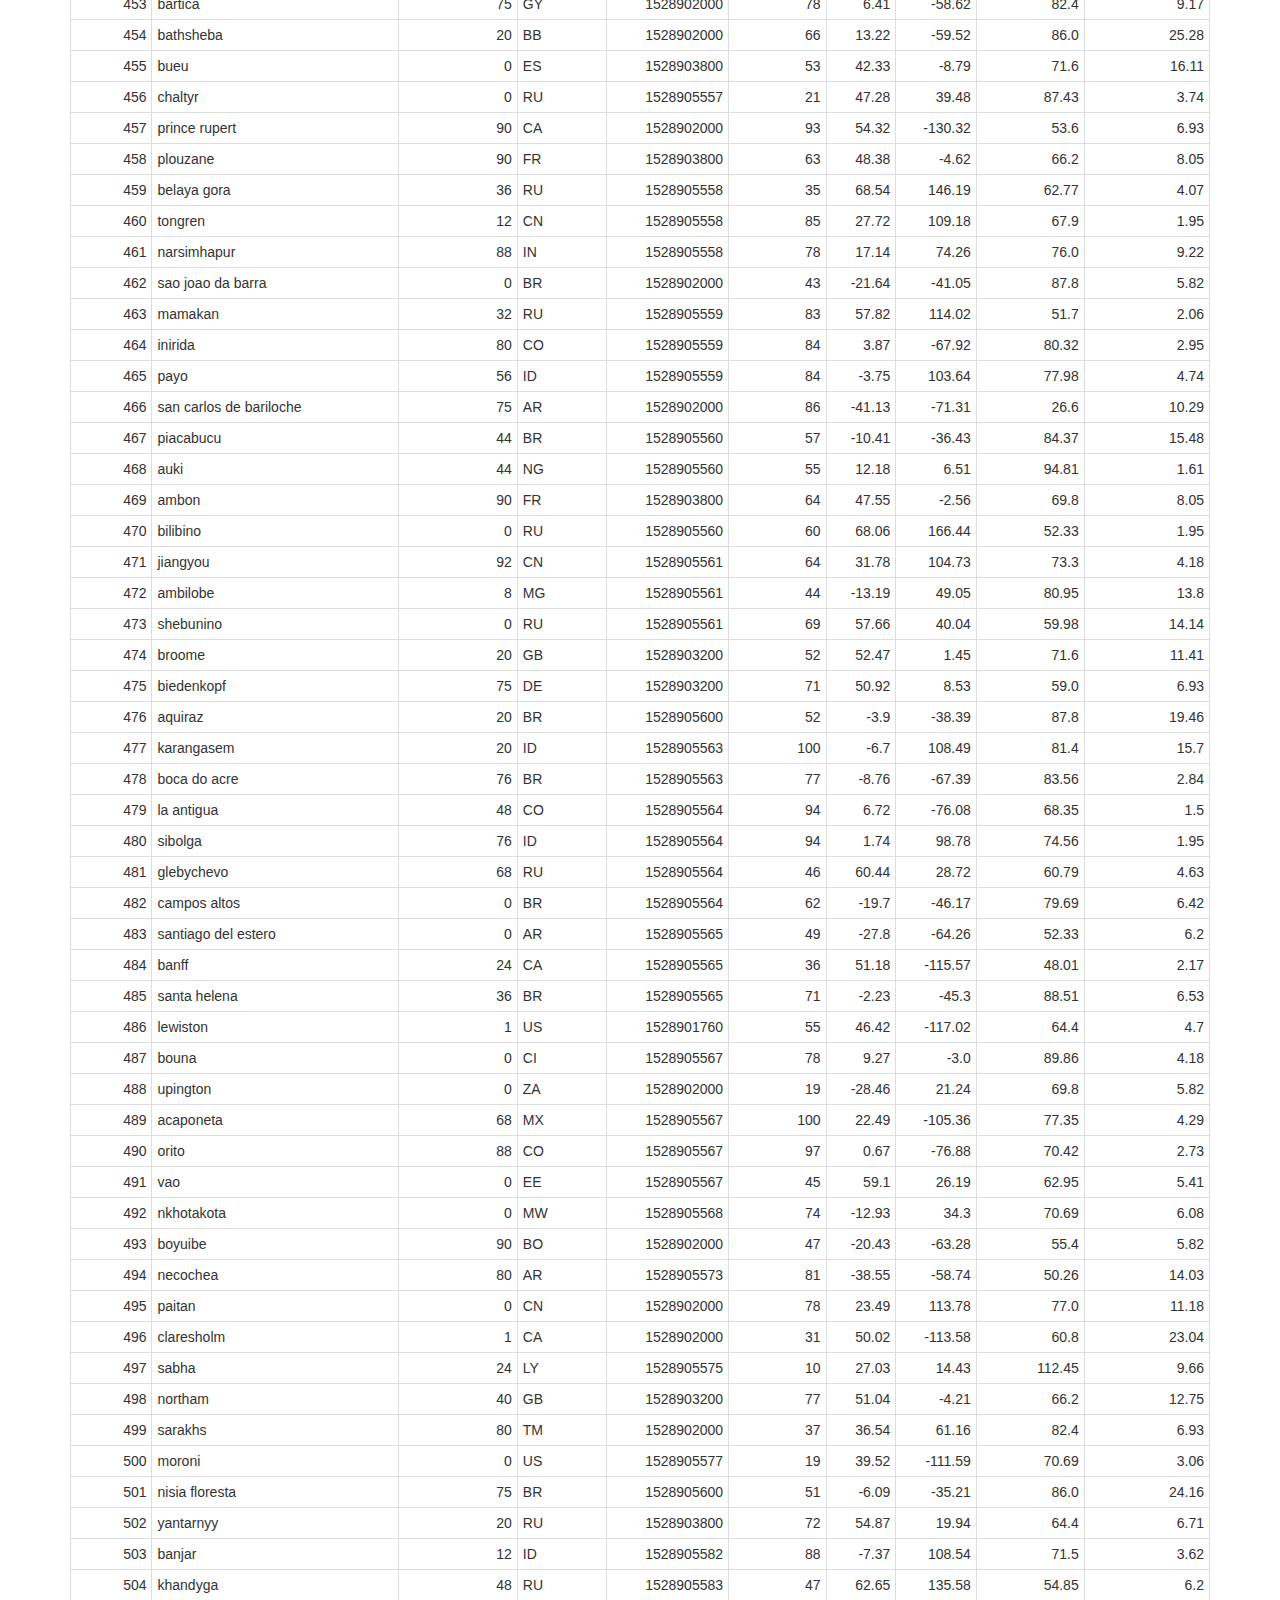
<file: Web Visualization Dashboard/data.html>
<!DOCTYPE html>
<html lang="es">
<head>
  <meta charset="UTF-8">
  <meta name="viewport" content="width=device-width, initial-scale=1">
  <title>Visualization Dashboard</title>
  <link rel="stylesheet" href = "https://maxcdn.bootstrapcdn.com/bootstrap/3.3.7/css/bootstrap.min.css">
  <link rel="stylesheet" href = "styles.css">
  <style>
        body {background-color: #FFFFFF}
  </style>
</head>

<body>
        <nav class="navbar navbar-expand-lg">
                <div class="container-fluid">
                  <div class="navbar-header">
                    <a class="navbar-brand" href="index.html">Lattitude</a>
                  </div>
                    <ul class="nav navbar-nav navbar-right">
                      <li class="dropdown">
                        <a href="#" class="dropdown-toggle" data-toggle="dropdown" role="button" aria-haspopup="true" aria-expanded="false">Plots <span class="caret"></span></a>
                        <ul class="dropdown-menu">
                          <li><a href="maxtemp.html">Max Temperature</a></li>
                          <li><a href="humidity.html">Humidity</a></li>
                          <li><a href="cloudiness.html">Cloudiness</a></li>
                          <li><a href="windspeed.html">Wind Speed</a></li>
                        </ul>
                      </li>
                      <li><a href="comparison.html">Comparison</a></li>
                      <li><a href="data.html">Data</a></li>
                    </ul>
                  </div>
                </div>
        </nav>
    <br>
    <br>
    <br>

    <div class="container">   
        <div class="title">
            <h1>Data</h1>
            <p>The following data includes all the data used for plotting during this project.</p>
            <hr>
            <br> 
            <table class="table table-bordered table-hover table-condensed">
              <thead><tr><th title="Field #1">City_ID</th>
              <th title="Field #2">City</th>
              <th title="Field #3">Cloudiness</th>
              <th title="Field #4">Country</th>
              <th title="Field #5">Date</th>
              <th title="Field #6">Humidity</th>
              <th title="Field #7">Lat</th>
              <th title="Field #8">Lng</th>
              <th title="Field #9">Max Temp</th>
              <th title="Field #10">Wind Speed</th>
              </tr></thead>
              <tbody><tr>
              <td align="right">0</td>
              <td>jacareacanga</td>
              <td align="right">0</td>
              <td>BR</td>
              <td align="right">1528902000</td>
              <td align="right">62</td>
              <td align="right">-6.22</td>
              <td align="right">-57.76</td>
              <td align="right">89.6</td>
              <td align="right">6.93</td>
              </tr>
              <tr>
              <td align="right">1</td>
              <td>kaitangata</td>
              <td align="right">100</td>
              <td>NZ</td>
              <td align="right">1528905304</td>
              <td align="right">94</td>
              <td align="right">-46.28</td>
              <td align="right">169.85</td>
              <td align="right">42.61</td>
              <td align="right">5.64</td>
              </tr>
              <tr>
              <td align="right">2</td>
              <td>goulburn</td>
              <td align="right">20</td>
              <td>AU</td>
              <td align="right">1528905078</td>
              <td align="right">91</td>
              <td align="right">-34.75</td>
              <td align="right">149.72</td>
              <td align="right">44.32</td>
              <td align="right">10.11</td>
              </tr>
              <tr>
              <td align="right">3</td>
              <td>lata</td>
              <td align="right">76</td>
              <td>IN</td>
              <td align="right">1528905305</td>
              <td align="right">89</td>
              <td align="right">30.78</td>
              <td align="right">78.62</td>
              <td align="right">59.89</td>
              <td align="right">0.94</td>
              </tr>
              <tr>
              <td align="right">4</td>
              <td>chokurdakh</td>
              <td align="right">0</td>
              <td>RU</td>
              <td align="right">1528905306</td>
              <td align="right">88</td>
              <td align="right">70.62</td>
              <td align="right">147.9</td>
              <td align="right">32.17</td>
              <td align="right">2.95</td>
              </tr>
              <tr>
              <td align="right">5</td>
              <td>martyush</td>
              <td align="right">92</td>
              <td>RU</td>
              <td align="right">1528905306</td>
              <td align="right">94</td>
              <td align="right">56.4</td>
              <td align="right">61.89</td>
              <td align="right">55.03</td>
              <td align="right">9.33</td>
              </tr>
              <tr>
              <td align="right">6</td>
              <td>hobart</td>
              <td align="right">20</td>
              <td>AU</td>
              <td align="right">1528902000</td>
              <td align="right">87</td>
              <td align="right">-42.88</td>
              <td align="right">147.33</td>
              <td align="right">44.6</td>
              <td align="right">8.05</td>
              </tr>
              <tr>
              <td align="right">7</td>
              <td>broken hill</td>
              <td align="right">0</td>
              <td>AU</td>
              <td align="right">1528905311</td>
              <td align="right">88</td>
              <td align="right">-31.97</td>
              <td align="right">141.45</td>
              <td align="right">44.5</td>
              <td align="right">7.31</td>
              </tr>
              <tr>
              <td align="right">8</td>
              <td>harnosand</td>
              <td align="right">0</td>
              <td>SE</td>
              <td align="right">1528903200</td>
              <td align="right">44</td>
              <td align="right">62.63</td>
              <td align="right">17.94</td>
              <td align="right">60.8</td>
              <td align="right">13.87</td>
              </tr>
              <tr>
              <td align="right">9</td>
              <td>tuatapere</td>
              <td align="right">0</td>
              <td>NZ</td>
              <td align="right">1528905312</td>
              <td align="right">100</td>
              <td align="right">-46.13</td>
              <td align="right">167.69</td>
              <td align="right">38.92</td>
              <td align="right">3.4</td>
              </tr>
              <tr>
              <td align="right">10</td>
              <td>puerto ayora</td>
              <td align="right">90</td>
              <td>EC</td>
              <td align="right">1528902000</td>
              <td align="right">69</td>
              <td align="right">-0.74</td>
              <td align="right">-90.35</td>
              <td align="right">77.0</td>
              <td align="right">13.87</td>
              </tr>
              <tr>
              <td align="right">11</td>
              <td>havre-saint-pierre</td>
              <td align="right">75</td>
              <td>CA</td>
              <td align="right">1528902000</td>
              <td align="right">58</td>
              <td align="right">50.23</td>
              <td align="right">-63.6</td>
              <td align="right">53.6</td>
              <td align="right">19.46</td>
              </tr>
              <tr>
              <td align="right">12</td>
              <td>punta arenas</td>
              <td align="right">0</td>
              <td>CL</td>
              <td align="right">1528902000</td>
              <td align="right">100</td>
              <td align="right">-53.16</td>
              <td align="right">-70.91</td>
              <td align="right">35.6</td>
              <td align="right">9.17</td>
              </tr>
              <tr>
              <td align="right">13</td>
              <td>tasiilaq</td>
              <td align="right">75</td>
              <td>GL</td>
              <td align="right">1528901400</td>
              <td align="right">60</td>
              <td align="right">65.61</td>
              <td align="right">-37.64</td>
              <td align="right">39.2</td>
              <td align="right">2.24</td>
              </tr>
              <tr>
              <td align="right">14</td>
              <td>chapais</td>
              <td align="right">40</td>
              <td>CA</td>
              <td align="right">1528902000</td>
              <td align="right">38</td>
              <td align="right">49.78</td>
              <td align="right">-74.86</td>
              <td align="right">59.0</td>
              <td align="right">10.29</td>
              </tr>
              <tr>
              <td align="right">15</td>
              <td>avarua</td>
              <td align="right">40</td>
              <td>CK</td>
              <td align="right">1528902000</td>
              <td align="right">56</td>
              <td align="right">-21.21</td>
              <td align="right">-159.78</td>
              <td align="right">73.4</td>
              <td align="right">10.29</td>
              </tr>
              <tr>
              <td align="right">16</td>
              <td>hofn</td>
              <td align="right">75</td>
              <td>IS</td>
              <td align="right">1528902000</td>
              <td align="right">87</td>
              <td align="right">64.25</td>
              <td align="right">-15.21</td>
              <td align="right">51.8</td>
              <td align="right">8.05</td>
              </tr>
              <tr>
              <td align="right">17</td>
              <td>yukamenskoye</td>
              <td align="right">92</td>
              <td>RU</td>
              <td align="right">1528905315</td>
              <td align="right">98</td>
              <td align="right">57.89</td>
              <td align="right">52.24</td>
              <td align="right">56.65</td>
              <td align="right">10.22</td>
              </tr>
              <tr>
              <td align="right">18</td>
              <td>khandbari</td>
              <td align="right">80</td>
              <td>NP</td>
              <td align="right">1528905315</td>
              <td align="right">67</td>
              <td align="right">27.38</td>
              <td align="right">87.21</td>
              <td align="right">44.59</td>
              <td align="right">1.39</td>
              </tr>
              <tr>
              <td align="right">19</td>
              <td>bethel</td>
              <td align="right">1</td>
              <td>US</td>
              <td align="right">1528901580</td>
              <td align="right">93</td>
              <td align="right">60.79</td>
              <td align="right">-161.76</td>
              <td align="right">44.6</td>
              <td align="right">8.05</td>
              </tr>
              <tr>
              <td align="right">20</td>
              <td>ushuaia</td>
              <td align="right">75</td>
              <td>AR</td>
              <td align="right">1528902000</td>
              <td align="right">64</td>
              <td align="right">-54.81</td>
              <td align="right">-68.31</td>
              <td align="right">41.0</td>
              <td align="right">3.36</td>
              </tr>
              <tr>
              <td align="right">21</td>
              <td>east london</td>
              <td align="right">0</td>
              <td>ZA</td>
              <td align="right">1528902000</td>
              <td align="right">37</td>
              <td align="right">-33.02</td>
              <td align="right">27.91</td>
              <td align="right">69.8</td>
              <td align="right">5.82</td>
              </tr>
              <tr>
              <td align="right">22</td>
              <td>bluff</td>
              <td align="right">76</td>
              <td>AU</td>
              <td align="right">1528905321</td>
              <td align="right">76</td>
              <td align="right">-23.58</td>
              <td align="right">149.07</td>
              <td align="right">61.96</td>
              <td align="right">4.74</td>
              </tr>
              <tr>
              <td align="right">23</td>
              <td>mount isa</td>
              <td align="right">75</td>
              <td>AU</td>
              <td align="right">1528902000</td>
              <td align="right">100</td>
              <td align="right">-20.73</td>
              <td align="right">139.49</td>
              <td align="right">64.4</td>
              <td align="right">3.29</td>
              </tr>
              <tr>
              <td align="right">24</td>
              <td>pevek</td>
              <td align="right">0</td>
              <td>RU</td>
              <td align="right">1528905321</td>
              <td align="right">71</td>
              <td align="right">69.7</td>
              <td align="right">170.27</td>
              <td align="right">36.94</td>
              <td align="right">6.98</td>
              </tr>
              <tr>
              <td align="right">25</td>
              <td>gao</td>
              <td align="right">24</td>
              <td>ML</td>
              <td align="right">1528905321</td>
              <td align="right">16</td>
              <td align="right">16.28</td>
              <td align="right">-0.04</td>
              <td align="right">110.02</td>
              <td align="right">4.97</td>
              </tr>
              <tr>
              <td align="right">26</td>
              <td>cabo san lucas</td>
              <td align="right">75</td>
              <td>MX</td>
              <td align="right">1528901160</td>
              <td align="right">74</td>
              <td align="right">22.89</td>
              <td align="right">-109.91</td>
              <td align="right">84.2</td>
              <td align="right">10.29</td>
              </tr>
              <tr>
              <td align="right">27</td>
              <td>sao filipe</td>
              <td align="right">0</td>
              <td>CV</td>
              <td align="right">1528905323</td>
              <td align="right">88</td>
              <td align="right">14.9</td>
              <td align="right">-24.5</td>
              <td align="right">75.73</td>
              <td align="right">13.02</td>
              </tr>
              <tr>
              <td align="right">28</td>
              <td>tiksi</td>
              <td align="right">44</td>
              <td>RU</td>
              <td align="right">1528905298</td>
              <td align="right">58</td>
              <td align="right">71.64</td>
              <td align="right">128.87</td>
              <td align="right">57.73</td>
              <td align="right">10.11</td>
              </tr>
              <tr>
              <td align="right">29</td>
              <td>busselton</td>
              <td align="right">92</td>
              <td>AU</td>
              <td align="right">1528905323</td>
              <td align="right">100</td>
              <td align="right">-33.64</td>
              <td align="right">115.35</td>
              <td align="right">60.43</td>
              <td align="right">10.56</td>
              </tr>
              <tr>
              <td align="right">30</td>
              <td>alofi</td>
              <td align="right">76</td>
              <td>NU</td>
              <td align="right">1528902000</td>
              <td align="right">88</td>
              <td align="right">-19.06</td>
              <td align="right">-169.92</td>
              <td align="right">71.6</td>
              <td align="right">3.36</td>
              </tr>
              <tr>
              <td align="right">31</td>
              <td>ola</td>
              <td align="right">75</td>
              <td>RU</td>
              <td align="right">1528902000</td>
              <td align="right">100</td>
              <td align="right">59.58</td>
              <td align="right">151.3</td>
              <td align="right">42.8</td>
              <td align="right">7.76</td>
              </tr>
              <tr>
              <td align="right">32</td>
              <td>atar</td>
              <td align="right">20</td>
              <td>MR</td>
              <td align="right">1528902000</td>
              <td align="right">19</td>
              <td align="right">20.52</td>
              <td align="right">-13.05</td>
              <td align="right">91.4</td>
              <td align="right">9.17</td>
              </tr>
              <tr>
              <td align="right">33</td>
              <td>rikitea</td>
              <td align="right">0</td>
              <td>PF</td>
              <td align="right">1528905325</td>
              <td align="right">100</td>
              <td align="right">-23.12</td>
              <td align="right">-134.97</td>
              <td align="right">73.57</td>
              <td align="right">8.66</td>
              </tr>
              <tr>
              <td align="right">34</td>
              <td>hermanus</td>
              <td align="right">0</td>
              <td>ZA</td>
              <td align="right">1528905325</td>
              <td align="right">24</td>
              <td align="right">-34.42</td>
              <td align="right">19.24</td>
              <td align="right">77.17</td>
              <td align="right">8.66</td>
              </tr>
              <tr>
              <td align="right">35</td>
              <td>ponta delgada</td>
              <td align="right">75</td>
              <td>PT</td>
              <td align="right">1528903800</td>
              <td align="right">88</td>
              <td align="right">37.73</td>
              <td align="right">-25.67</td>
              <td align="right">71.6</td>
              <td align="right">12.75</td>
              </tr>
              <tr>
              <td align="right">36</td>
              <td>bambari</td>
              <td align="right">24</td>
              <td>CF</td>
              <td align="right">1528905326</td>
              <td align="right">84</td>
              <td align="right">5.77</td>
              <td align="right">20.68</td>
              <td align="right">81.85</td>
              <td align="right">7.65</td>
              </tr>
              <tr>
              <td align="right">37</td>
              <td>cap malheureux</td>
              <td align="right">75</td>
              <td>MU</td>
              <td align="right">1528902000</td>
              <td align="right">69</td>
              <td align="right">-19.98</td>
              <td align="right">57.61</td>
              <td align="right">75.2</td>
              <td align="right">14.99</td>
              </tr>
              <tr>
              <td align="right">38</td>
              <td>puerto escondido</td>
              <td align="right">75</td>
              <td>MX</td>
              <td align="right">1528901100</td>
              <td align="right">65</td>
              <td align="right">15.86</td>
              <td align="right">-97.07</td>
              <td align="right">80.6</td>
              <td align="right">3.36</td>
              </tr>
              <tr>
              <td align="right">39</td>
              <td>qaanaaq</td>
              <td align="right">32</td>
              <td>GL</td>
              <td align="right">1528905330</td>
              <td align="right">100</td>
              <td align="right">77.48</td>
              <td align="right">-69.36</td>
              <td align="right">31.45</td>
              <td align="right">6.31</td>
              </tr>
              <tr>
              <td align="right">40</td>
              <td>new norfolk</td>
              <td align="right">20</td>
              <td>AU</td>
              <td align="right">1528902000</td>
              <td align="right">87</td>
              <td align="right">-42.78</td>
              <td align="right">147.06</td>
              <td align="right">44.6</td>
              <td align="right">8.05</td>
              </tr>
              <tr>
              <td align="right">41</td>
              <td>najran</td>
              <td align="right">40</td>
              <td>SA</td>
              <td align="right">1528902000</td>
              <td align="right">13</td>
              <td align="right">17.54</td>
              <td align="right">44.22</td>
              <td align="right">98.6</td>
              <td align="right">11.41</td>
              </tr>
              <tr>
              <td align="right">42</td>
              <td>isla mujeres</td>
              <td align="right">90</td>
              <td>MX</td>
              <td align="right">1528904340</td>
              <td align="right">100</td>
              <td align="right">21.23</td>
              <td align="right">-86.73</td>
              <td align="right">75.2</td>
              <td align="right">16.11</td>
              </tr>
              <tr>
              <td align="right">43</td>
              <td>mar del plata</td>
              <td align="right">0</td>
              <td>AR</td>
              <td align="right">1528905297</td>
              <td align="right">100</td>
              <td align="right">-46.43</td>
              <td align="right">-67.52</td>
              <td align="right">32.53</td>
              <td align="right">7.31</td>
              </tr>
              <tr>
              <td align="right">44</td>
              <td>provideniya</td>
              <td align="right">0</td>
              <td>RU</td>
              <td align="right">1528905332</td>
              <td align="right">91</td>
              <td align="right">64.42</td>
              <td align="right">-173.23</td>
              <td align="right">40.63</td>
              <td align="right">10.78</td>
              </tr>
              <tr>
              <td align="right">45</td>
              <td>jamestown</td>
              <td align="right">12</td>
              <td>AU</td>
              <td align="right">1528905333</td>
              <td align="right">88</td>
              <td align="right">-33.21</td>
              <td align="right">138.6</td>
              <td align="right">43.15</td>
              <td align="right">10.89</td>
              </tr>
              <tr>
              <td align="right">46</td>
              <td>medicine hat</td>
              <td align="right">20</td>
              <td>CA</td>
              <td align="right">1528902000</td>
              <td align="right">34</td>
              <td align="right">50.04</td>
              <td align="right">-110.68</td>
              <td align="right">66.2</td>
              <td align="right">14.99</td>
              </tr>
              <tr>
              <td align="right">47</td>
              <td>katsuura</td>
              <td align="right">8</td>
              <td>JP</td>
              <td align="right">1528905334</td>
              <td align="right">88</td>
              <td align="right">33.93</td>
              <td align="right">134.5</td>
              <td align="right">62.05</td>
              <td align="right">7.54</td>
              </tr>
              <tr>
              <td align="right">48</td>
              <td>aklavik</td>
              <td align="right">20</td>
              <td>CA</td>
              <td align="right">1528902000</td>
              <td align="right">53</td>
              <td align="right">68.22</td>
              <td align="right">-135.01</td>
              <td align="right">51.8</td>
              <td align="right">11.41</td>
              </tr>
              <tr>
              <td align="right">49</td>
              <td>tuktoyaktuk</td>
              <td align="right">20</td>
              <td>CA</td>
              <td align="right">1528902000</td>
              <td align="right">61</td>
              <td align="right">69.44</td>
              <td align="right">-133.03</td>
              <td align="right">46.4</td>
              <td align="right">6.93</td>
              </tr>
              <tr>
              <td align="right">50</td>
              <td>kapaa</td>
              <td align="right">90</td>
              <td>US</td>
              <td align="right">1528901760</td>
              <td align="right">88</td>
              <td align="right">22.08</td>
              <td align="right">-159.32</td>
              <td align="right">75.2</td>
              <td align="right">14.99</td>
              </tr>
              <tr>
              <td align="right">51</td>
              <td>mildura</td>
              <td align="right">0</td>
              <td>AU</td>
              <td align="right">1528905300</td>
              <td align="right">92</td>
              <td align="right">-34.18</td>
              <td align="right">142.16</td>
              <td align="right">45.67</td>
              <td align="right">9.66</td>
              </tr>
              <tr>
              <td align="right">52</td>
              <td>souillac</td>
              <td align="right">75</td>
              <td>FR</td>
              <td align="right">1528903800</td>
              <td align="right">49</td>
              <td align="right">45.6</td>
              <td align="right">-0.6</td>
              <td align="right">73.4</td>
              <td align="right">10.29</td>
              </tr>
              <tr>
              <td align="right">53</td>
              <td>lorengau</td>
              <td align="right">100</td>
              <td>PG</td>
              <td align="right">1528905336</td>
              <td align="right">100</td>
              <td align="right">-2.02</td>
              <td align="right">147.27</td>
              <td align="right">80.59</td>
              <td align="right">3.85</td>
              </tr>
              <tr>
              <td align="right">54</td>
              <td>praia</td>
              <td align="right">20</td>
              <td>BR</td>
              <td align="right">1528902000</td>
              <td align="right">47</td>
              <td align="right">-20.25</td>
              <td align="right">-43.81</td>
              <td align="right">82.4</td>
              <td align="right">3.36</td>
              </tr>
              <tr>
              <td align="right">55</td>
              <td>port alfred</td>
              <td align="right">0</td>
              <td>ZA</td>
              <td align="right">1528905338</td>
              <td align="right">50</td>
              <td align="right">-33.59</td>
              <td align="right">26.89</td>
              <td align="right">76.54</td>
              <td align="right">7.2</td>
              </tr>
              <tr>
              <td align="right">56</td>
              <td>barranca</td>
              <td align="right">0</td>
              <td>PE</td>
              <td align="right">1528905339</td>
              <td align="right">98</td>
              <td align="right">-10.75</td>
              <td align="right">-77.76</td>
              <td align="right">61.87</td>
              <td align="right">9.89</td>
              </tr>
              <tr>
              <td align="right">57</td>
              <td>nome</td>
              <td align="right">40</td>
              <td>US</td>
              <td align="right">1528902900</td>
              <td align="right">70</td>
              <td align="right">30.04</td>
              <td align="right">-94.42</td>
              <td align="right">87.8</td>
              <td align="right">3.36</td>
              </tr>
              <tr>
              <td align="right">58</td>
              <td>matay</td>
              <td align="right">0</td>
              <td>EG</td>
              <td align="right">1528905339</td>
              <td align="right">23</td>
              <td align="right">28.42</td>
              <td align="right">30.79</td>
              <td align="right">97.69</td>
              <td align="right">6.98</td>
              </tr>
              <tr>
              <td align="right">59</td>
              <td>saskylakh</td>
              <td align="right">48</td>
              <td>RU</td>
              <td align="right">1528905339</td>
              <td align="right">55</td>
              <td align="right">71.97</td>
              <td align="right">114.09</td>
              <td align="right">59.53</td>
              <td align="right">5.86</td>
              </tr>
              <tr>
              <td align="right">60</td>
              <td>itarema</td>
              <td align="right">0</td>
              <td>BR</td>
              <td align="right">1528905340</td>
              <td align="right">61</td>
              <td align="right">-2.92</td>
              <td align="right">-39.92</td>
              <td align="right">88.33</td>
              <td align="right">12.57</td>
              </tr>
              <tr>
              <td align="right">61</td>
              <td>butaritari</td>
              <td align="right">56</td>
              <td>KI</td>
              <td align="right">1528905340</td>
              <td align="right">100</td>
              <td align="right">3.07</td>
              <td align="right">172.79</td>
              <td align="right">81.13</td>
              <td align="right">7.31</td>
              </tr>
              <tr>
              <td align="right">62</td>
              <td>peniche</td>
              <td align="right">20</td>
              <td>PT</td>
              <td align="right">1528903800</td>
              <td align="right">64</td>
              <td align="right">39.36</td>
              <td align="right">-9.38</td>
              <td align="right">75.2</td>
              <td align="right">12.75</td>
              </tr>
              <tr>
              <td align="right">63</td>
              <td>beloha</td>
              <td align="right">0</td>
              <td>MG</td>
              <td align="right">1528905340</td>
              <td align="right">57</td>
              <td align="right">-25.17</td>
              <td align="right">45.06</td>
              <td align="right">71.95</td>
              <td align="right">16.37</td>
              </tr>
              <tr>
              <td align="right">64</td>
              <td>anadyr</td>
              <td align="right">0</td>
              <td>RU</td>
              <td align="right">1528902000</td>
              <td align="right">57</td>
              <td align="right">64.73</td>
              <td align="right">177.51</td>
              <td align="right">48.2</td>
              <td align="right">4.47</td>
              </tr>
              <tr>
              <td align="right">65</td>
              <td>luderitz</td>
              <td align="right">12</td>
              <td>NA</td>
              <td align="right">1528905342</td>
              <td align="right">64</td>
              <td align="right">-26.65</td>
              <td align="right">15.16</td>
              <td align="right">64.03</td>
              <td align="right">17.38</td>
              </tr>
              <tr>
              <td align="right">66</td>
              <td>rochester</td>
              <td align="right">1</td>
              <td>US</td>
              <td align="right">1528902960</td>
              <td align="right">37</td>
              <td align="right">44.02</td>
              <td align="right">-92.46</td>
              <td align="right">73.4</td>
              <td align="right">6.93</td>
              </tr>
              <tr>
              <td align="right">67</td>
              <td>bosaso</td>
              <td align="right">0</td>
              <td>SO</td>
              <td align="right">1528905347</td>
              <td align="right">86</td>
              <td align="right">11.28</td>
              <td align="right">49.18</td>
              <td align="right">89.77</td>
              <td align="right">3.96</td>
              </tr>
              <tr>
              <td align="right">68</td>
              <td>faanui</td>
              <td align="right">0</td>
              <td>PF</td>
              <td align="right">1528905347</td>
              <td align="right">100</td>
              <td align="right">-16.48</td>
              <td align="right">-151.75</td>
              <td align="right">79.96</td>
              <td align="right">11.79</td>
              </tr>
              <tr>
              <td align="right">69</td>
              <td>grindavik</td>
              <td align="right">75</td>
              <td>IS</td>
              <td align="right">1528902000</td>
              <td align="right">70</td>
              <td align="right">63.84</td>
              <td align="right">-22.43</td>
              <td align="right">48.2</td>
              <td align="right">5.82</td>
              </tr>
              <tr>
              <td align="right">70</td>
              <td>margate</td>
              <td align="right">20</td>
              <td>AU</td>
              <td align="right">1528902000</td>
              <td align="right">87</td>
              <td align="right">-43.03</td>
              <td align="right">147.26</td>
              <td align="right">44.6</td>
              <td align="right">8.05</td>
              </tr>
              <tr>
              <td align="right">71</td>
              <td>marsh harbour</td>
              <td align="right">88</td>
              <td>BS</td>
              <td align="right">1528905349</td>
              <td align="right">95</td>
              <td align="right">26.54</td>
              <td align="right">-77.06</td>
              <td align="right">82.39</td>
              <td align="right">10.0</td>
              </tr>
              <tr>
              <td align="right">72</td>
              <td>comodoro rivadavia</td>
              <td align="right">40</td>
              <td>AR</td>
              <td align="right">1528902000</td>
              <td align="right">60</td>
              <td align="right">-45.87</td>
              <td align="right">-67.48</td>
              <td align="right">42.8</td>
              <td align="right">9.17</td>
              </tr>
              <tr>
              <td align="right">73</td>
              <td>upernavik</td>
              <td align="right">92</td>
              <td>GL</td>
              <td align="right">1528905350</td>
              <td align="right">100</td>
              <td align="right">72.79</td>
              <td align="right">-56.15</td>
              <td align="right">29.29</td>
              <td align="right">3.74</td>
              </tr>
              <tr>
              <td align="right">74</td>
              <td>uige</td>
              <td align="right">0</td>
              <td>AO</td>
              <td align="right">1528905350</td>
              <td align="right">29</td>
              <td align="right">-7.61</td>
              <td align="right">15.06</td>
              <td align="right">86.8</td>
              <td align="right">3.18</td>
              </tr>
              <tr>
              <td align="right">75</td>
              <td>bredasdorp</td>
              <td align="right">0</td>
              <td>ZA</td>
              <td align="right">1528902000</td>
              <td align="right">23</td>
              <td align="right">-34.53</td>
              <td align="right">20.04</td>
              <td align="right">82.4</td>
              <td align="right">5.82</td>
              </tr>
              <tr>
              <td align="right">76</td>
              <td>bodden town</td>
              <td align="right">40</td>
              <td>KY</td>
              <td align="right">1528902000</td>
              <td align="right">78</td>
              <td align="right">19.28</td>
              <td align="right">-81.25</td>
              <td align="right">80.6</td>
              <td align="right">16.11</td>
              </tr>
              <tr>
              <td align="right">77</td>
              <td>guerrero negro</td>
              <td align="right">44</td>
              <td>MX</td>
              <td align="right">1528905350</td>
              <td align="right">88</td>
              <td align="right">27.97</td>
              <td align="right">-114.04</td>
              <td align="right">63.85</td>
              <td align="right">3.74</td>
              </tr>
              <tr>
              <td align="right">78</td>
              <td>bilma</td>
              <td align="right">0</td>
              <td>NE</td>
              <td align="right">1528905351</td>
              <td align="right">12</td>
              <td align="right">18.69</td>
              <td align="right">12.92</td>
              <td align="right">110.47</td>
              <td align="right">4.63</td>
              </tr>
              <tr>
              <td align="right">79</td>
              <td>carnarvon</td>
              <td align="right">0</td>
              <td>ZA</td>
              <td align="right">1528905351</td>
              <td align="right">30</td>
              <td align="right">-30.97</td>
              <td align="right">22.13</td>
              <td align="right">60.43</td>
              <td align="right">14.25</td>
              </tr>
              <tr>
              <td align="right">80</td>
              <td>ponta do sol</td>
              <td align="right">12</td>
              <td>BR</td>
              <td align="right">1528905352</td>
              <td align="right">72</td>
              <td align="right">-20.63</td>
              <td align="right">-46.0</td>
              <td align="right">78.25</td>
              <td align="right">3.96</td>
              </tr>
              <tr>
              <td align="right">81</td>
              <td>vila franca do campo</td>
              <td align="right">75</td>
              <td>PT</td>
              <td align="right">1528903800</td>
              <td align="right">88</td>
              <td align="right">37.72</td>
              <td align="right">-25.43</td>
              <td align="right">71.6</td>
              <td align="right">12.75</td>
              </tr>
              <tr>
              <td align="right">82</td>
              <td>puerto del rosario</td>
              <td align="right">20</td>
              <td>ES</td>
              <td align="right">1528903800</td>
              <td align="right">60</td>
              <td align="right">28.5</td>
              <td align="right">-13.86</td>
              <td align="right">73.4</td>
              <td align="right">17.22</td>
              </tr>
              <tr>
              <td align="right">83</td>
              <td>sitka</td>
              <td align="right">20</td>
              <td>US</td>
              <td align="right">1528905353</td>
              <td align="right">92</td>
              <td align="right">37.17</td>
              <td align="right">-99.65</td>
              <td align="right">74.02</td>
              <td align="right">5.97</td>
              </tr>
              <tr>
              <td align="right">84</td>
              <td>camacha</td>
              <td align="right">75</td>
              <td>PT</td>
              <td align="right">1528903800</td>
              <td align="right">72</td>
              <td align="right">33.08</td>
              <td align="right">-16.33</td>
              <td align="right">68.0</td>
              <td align="right">16.11</td>
              </tr>
              <tr>
              <td align="right">85</td>
              <td>saint-philippe</td>
              <td align="right">1</td>
              <td>CA</td>
              <td align="right">1528902900</td>
              <td align="right">54</td>
              <td align="right">45.36</td>
              <td align="right">-73.48</td>
              <td align="right">78.8</td>
              <td align="right">11.41</td>
              </tr>
              <tr>
              <td align="right">86</td>
              <td>port blair</td>
              <td align="right">92</td>
              <td>IN</td>
              <td align="right">1528905357</td>
              <td align="right">97</td>
              <td align="right">11.67</td>
              <td align="right">92.75</td>
              <td align="right">84.37</td>
              <td align="right">25.1</td>
              </tr>
              <tr>
              <td align="right">87</td>
              <td>albany</td>
              <td align="right">90</td>
              <td>US</td>
              <td align="right">1528903860</td>
              <td align="right">68</td>
              <td align="right">42.65</td>
              <td align="right">-73.75</td>
              <td align="right">69.8</td>
              <td align="right">3.36</td>
              </tr>
              <tr>
              <td align="right">88</td>
              <td>barrow</td>
              <td align="right">88</td>
              <td>AR</td>
              <td align="right">1528905182</td>
              <td align="right">72</td>
              <td align="right">-38.31</td>
              <td align="right">-60.23</td>
              <td align="right">50.26</td>
              <td align="right">8.21</td>
              </tr>
              <tr>
              <td align="right">89</td>
              <td>qorveh</td>
              <td align="right">92</td>
              <td>IR</td>
              <td align="right">1528905357</td>
              <td align="right">22</td>
              <td align="right">35.17</td>
              <td align="right">47.8</td>
              <td align="right">76.72</td>
              <td align="right">3.18</td>
              </tr>
              <tr>
              <td align="right">90</td>
              <td>san jeronimo</td>
              <td align="right">90</td>
              <td>PE</td>
              <td align="right">1528902000</td>
              <td align="right">81</td>
              <td align="right">-13.65</td>
              <td align="right">-73.37</td>
              <td align="right">46.4</td>
              <td align="right">2.39</td>
              </tr>
              <tr>
              <td align="right">91</td>
              <td>mataura</td>
              <td align="right">24</td>
              <td>NZ</td>
              <td align="right">1528905299</td>
              <td align="right">79</td>
              <td align="right">-46.19</td>
              <td align="right">168.86</td>
              <td align="right">25.69</td>
              <td align="right">3.18</td>
              </tr>
              <tr>
              <td align="right">92</td>
              <td>buala</td>
              <td align="right">64</td>
              <td>SB</td>
              <td align="right">1528905359</td>
              <td align="right">100</td>
              <td align="right">-8.15</td>
              <td align="right">159.59</td>
              <td align="right">78.7</td>
              <td align="right">4.18</td>
              </tr>
              <tr>
              <td align="right">93</td>
              <td>eyl</td>
              <td align="right">20</td>
              <td>SO</td>
              <td align="right">1528905359</td>
              <td align="right">57</td>
              <td align="right">7.98</td>
              <td align="right">49.82</td>
              <td align="right">86.62</td>
              <td align="right">22.41</td>
              </tr>
              <tr>
              <td align="right">94</td>
              <td>abu dhabi</td>
              <td align="right">0</td>
              <td>AE</td>
              <td align="right">1528902000</td>
              <td align="right">29</td>
              <td align="right">24.47</td>
              <td align="right">54.37</td>
              <td align="right">98.6</td>
              <td align="right">16.11</td>
              </tr>
              <tr>
              <td align="right">95</td>
              <td>tahe</td>
              <td align="right">92</td>
              <td>CN</td>
              <td align="right">1528905359</td>
              <td align="right">98</td>
              <td align="right">52.34</td>
              <td align="right">124.71</td>
              <td align="right">51.43</td>
              <td align="right">2.17</td>
              </tr>
              <tr>
              <td align="right">96</td>
              <td>chuy</td>
              <td align="right">80</td>
              <td>UY</td>
              <td align="right">1528905099</td>
              <td align="right">93</td>
              <td align="right">-33.69</td>
              <td align="right">-53.46</td>
              <td align="right">52.87</td>
              <td align="right">28.9</td>
              </tr>
              <tr>
              <td align="right">97</td>
              <td>dzerzhinskoye</td>
              <td align="right">8</td>
              <td>RU</td>
              <td align="right">1528905360</td>
              <td align="right">69</td>
              <td align="right">56.84</td>
              <td align="right">95.22</td>
              <td align="right">65.11</td>
              <td align="right">3.85</td>
              </tr>
              <tr>
              <td align="right">98</td>
              <td>vanavara</td>
              <td align="right">0</td>
              <td>RU</td>
              <td align="right">1528905360</td>
              <td align="right">50</td>
              <td align="right">60.35</td>
              <td align="right">102.28</td>
              <td align="right">64.21</td>
              <td align="right">5.64</td>
              </tr>
              <tr>
              <td align="right">99</td>
              <td>muros</td>
              <td align="right">40</td>
              <td>ES</td>
              <td align="right">1528903800</td>
              <td align="right">72</td>
              <td align="right">42.77</td>
              <td align="right">-9.06</td>
              <td align="right">66.2</td>
              <td align="right">10.29</td>
              </tr>
              <tr>
              <td align="right">100</td>
              <td>auchel</td>
              <td align="right">0</td>
              <td>FR</td>
              <td align="right">1528903800</td>
              <td align="right">49</td>
              <td align="right">50.51</td>
              <td align="right">2.47</td>
              <td align="right">68.0</td>
              <td align="right">3.36</td>
              </tr>
              <tr>
              <td align="right">101</td>
              <td>bubaque</td>
              <td align="right">40</td>
              <td>GW</td>
              <td align="right">1528902000</td>
              <td align="right">55</td>
              <td align="right">11.28</td>
              <td align="right">-15.83</td>
              <td align="right">91.4</td>
              <td align="right">11.41</td>
              </tr>
              <tr>
              <td align="right">102</td>
              <td>khatanga</td>
              <td align="right">8</td>
              <td>RU</td>
              <td align="right">1528905361</td>
              <td align="right">65</td>
              <td align="right">71.98</td>
              <td align="right">102.47</td>
              <td align="right">60.97</td>
              <td align="right">4.63</td>
              </tr>
              <tr>
              <td align="right">103</td>
              <td>los banos</td>
              <td align="right">1</td>
              <td>US</td>
              <td align="right">1528904100</td>
              <td align="right">67</td>
              <td align="right">37.06</td>
              <td align="right">-120.85</td>
              <td align="right">75.2</td>
              <td align="right">4.74</td>
              </tr>
              <tr>
              <td align="right">104</td>
              <td>labuhan</td>
              <td align="right">12</td>
              <td>ID</td>
              <td align="right">1528905361</td>
              <td align="right">95</td>
              <td align="right">-2.54</td>
              <td align="right">115.51</td>
              <td align="right">72.94</td>
              <td align="right">1.83</td>
              </tr>
              <tr>
              <td align="right">105</td>
              <td>saint-paul</td>
              <td align="right">75</td>
              <td>FR</td>
              <td align="right">1528903800</td>
              <td align="right">56</td>
              <td align="right">45.22</td>
              <td align="right">1.9</td>
              <td align="right">68.0</td>
              <td align="right">14.99</td>
              </tr>
              <tr>
              <td align="right">106</td>
              <td>petatlan</td>
              <td align="right">90</td>
              <td>MX</td>
              <td align="right">1528901220</td>
              <td align="right">74</td>
              <td align="right">17.52</td>
              <td align="right">-101.27</td>
              <td align="right">84.2</td>
              <td align="right">1.83</td>
              </tr>
              <tr>
              <td align="right">107</td>
              <td>baykit</td>
              <td align="right">36</td>
              <td>RU</td>
              <td align="right">1528905366</td>
              <td align="right">68</td>
              <td align="right">61.68</td>
              <td align="right">96.39</td>
              <td align="right">63.94</td>
              <td align="right">4.29</td>
              </tr>
              <tr>
              <td align="right">108</td>
              <td>dalby</td>
              <td align="right">75</td>
              <td>AU</td>
              <td align="right">1528902000</td>
              <td align="right">93</td>
              <td align="right">-27.18</td>
              <td align="right">151.26</td>
              <td align="right">53.6</td>
              <td align="right">2.24</td>
              </tr>
              <tr>
              <td align="right">109</td>
              <td>yellowknife</td>
              <td align="right">90</td>
              <td>CA</td>
              <td align="right">1528902540</td>
              <td align="right">93</td>
              <td align="right">62.45</td>
              <td align="right">-114.38</td>
              <td align="right">46.4</td>
              <td align="right">8.05</td>
              </tr>
              <tr>
              <td align="right">110</td>
              <td>hilo</td>
              <td align="right">75</td>
              <td>US</td>
              <td align="right">1528901580</td>
              <td align="right">88</td>
              <td align="right">19.71</td>
              <td align="right">-155.08</td>
              <td align="right">66.2</td>
              <td align="right">5.82</td>
              </tr>
              <tr>
              <td align="right">111</td>
              <td>turukhansk</td>
              <td align="right">36</td>
              <td>RU</td>
              <td align="right">1528905297</td>
              <td align="right">76</td>
              <td align="right">65.8</td>
              <td align="right">87.96</td>
              <td align="right">66.37</td>
              <td align="right">6.42</td>
              </tr>
              <tr>
              <td align="right">112</td>
              <td>dingle</td>
              <td align="right">68</td>
              <td>PH</td>
              <td align="right">1528905368</td>
              <td align="right">82</td>
              <td align="right">11.0</td>
              <td align="right">122.67</td>
              <td align="right">79.96</td>
              <td align="right">8.21</td>
              </tr>
              <tr>
              <td align="right">113</td>
              <td>dillon</td>
              <td align="right">1</td>
              <td>US</td>
              <td align="right">1528901580</td>
              <td align="right">44</td>
              <td align="right">45.22</td>
              <td align="right">-112.64</td>
              <td align="right">57.2</td>
              <td align="right">5.82</td>
              </tr>
              <tr>
              <td align="right">114</td>
              <td>labytnangi</td>
              <td align="right">64</td>
              <td>RU</td>
              <td align="right">1528905370</td>
              <td align="right">75</td>
              <td align="right">66.66</td>
              <td align="right">66.39</td>
              <td align="right">47.11</td>
              <td align="right">17.49</td>
              </tr>
              <tr>
              <td align="right">115</td>
              <td>gigmoto</td>
              <td align="right">36</td>
              <td>PH</td>
              <td align="right">1528905370</td>
              <td align="right">98</td>
              <td align="right">13.78</td>
              <td align="right">124.39</td>
              <td align="right">83.56</td>
              <td align="right">17.6</td>
              </tr>
              <tr>
              <td align="right">116</td>
              <td>nouakchott</td>
              <td align="right">68</td>
              <td>MR</td>
              <td align="right">1528905371</td>
              <td align="right">76</td>
              <td align="right">18.08</td>
              <td align="right">-15.98</td>
              <td align="right">76.72</td>
              <td align="right">1.39</td>
              </tr>
              <tr>
              <td align="right">117</td>
              <td>rumoi</td>
              <td align="right">92</td>
              <td>JP</td>
              <td align="right">1528905371</td>
              <td align="right">100</td>
              <td align="right">43.93</td>
              <td align="right">141.67</td>
              <td align="right">44.41</td>
              <td align="right">8.1</td>
              </tr>
              <tr>
              <td align="right">118</td>
              <td>dikson</td>
              <td align="right">32</td>
              <td>RU</td>
              <td align="right">1528905373</td>
              <td align="right">100</td>
              <td align="right">73.51</td>
              <td align="right">80.55</td>
              <td align="right">31.09</td>
              <td align="right">13.13</td>
              </tr>
              <tr>
              <td align="right">119</td>
              <td>chinsali</td>
              <td align="right">0</td>
              <td>ZM</td>
              <td align="right">1528905377</td>
              <td align="right">36</td>
              <td align="right">-10.55</td>
              <td align="right">32.07</td>
              <td align="right">73.39</td>
              <td align="right">9.22</td>
              </tr>
              <tr>
              <td align="right">120</td>
              <td>georgetown</td>
              <td align="right">75</td>
              <td>GY</td>
              <td align="right">1528902000</td>
              <td align="right">78</td>
              <td align="right">6.8</td>
              <td align="right">-58.16</td>
              <td align="right">82.4</td>
              <td align="right">9.17</td>
              </tr>
              <tr>
              <td align="right">121</td>
              <td>tooele</td>
              <td align="right">1</td>
              <td>US</td>
              <td align="right">1528902900</td>
              <td align="right">35</td>
              <td align="right">40.53</td>
              <td align="right">-112.3</td>
              <td align="right">73.4</td>
              <td align="right">9.17</td>
              </tr>
              <tr>
              <td align="right">122</td>
              <td>nikolskoye</td>
              <td align="right">40</td>
              <td>RU</td>
              <td align="right">1528902000</td>
              <td align="right">41</td>
              <td align="right">59.7</td>
              <td align="right">30.79</td>
              <td align="right">60.8</td>
              <td align="right">4.47</td>
              </tr>
              <tr>
              <td align="right">123</td>
              <td>bodo</td>
              <td align="right">80</td>
              <td>CI</td>
              <td align="right">1528905379</td>
              <td align="right">66</td>
              <td align="right">5.91</td>
              <td align="right">-4.68</td>
              <td align="right">87.7</td>
              <td align="right">8.21</td>
              </tr>
              <tr>
              <td align="right">124</td>
              <td>minador do negrao</td>
              <td align="right">32</td>
              <td>BR</td>
              <td align="right">1528905379</td>
              <td align="right">80</td>
              <td align="right">-9.31</td>
              <td align="right">-36.86</td>
              <td align="right">76.81</td>
              <td align="right">13.24</td>
              </tr>
              <tr>
              <td align="right">125</td>
              <td>sambava</td>
              <td align="right">88</td>
              <td>MG</td>
              <td align="right">1528905379</td>
              <td align="right">100</td>
              <td align="right">-14.27</td>
              <td align="right">50.17</td>
              <td align="right">77.35</td>
              <td align="right">19.73</td>
              </tr>
              <tr>
              <td align="right">126</td>
              <td>yerbogachen</td>
              <td align="right">0</td>
              <td>RU</td>
              <td align="right">1528905380</td>
              <td align="right">44</td>
              <td align="right">61.28</td>
              <td align="right">108.01</td>
              <td align="right">64.93</td>
              <td align="right">7.43</td>
              </tr>
              <tr>
              <td align="right">127</td>
              <td>kahului</td>
              <td align="right">1</td>
              <td>US</td>
              <td align="right">1528901760</td>
              <td align="right">93</td>
              <td align="right">20.89</td>
              <td align="right">-156.47</td>
              <td align="right">66.2</td>
              <td align="right">3.36</td>
              </tr>
              <tr>
              <td align="right">128</td>
              <td>clyde river</td>
              <td align="right">75</td>
              <td>CA</td>
              <td align="right">1528902660</td>
              <td align="right">100</td>
              <td align="right">70.47</td>
              <td align="right">-68.59</td>
              <td align="right">35.6</td>
              <td align="right">21.92</td>
              </tr>
              <tr>
              <td align="right">129</td>
              <td>ancud</td>
              <td align="right">20</td>
              <td>CL</td>
              <td align="right">1528905381</td>
              <td align="right">90</td>
              <td align="right">-41.87</td>
              <td align="right">-73.83</td>
              <td align="right">39.1</td>
              <td align="right">2.73</td>
              </tr>
              <tr>
              <td align="right">130</td>
              <td>beringovskiy</td>
              <td align="right">0</td>
              <td>RU</td>
              <td align="right">1528905381</td>
              <td align="right">88</td>
              <td align="right">63.05</td>
              <td align="right">179.32</td>
              <td align="right">39.37</td>
              <td align="right">3.4</td>
              </tr>
              <tr>
              <td align="right">131</td>
              <td>majene</td>
              <td align="right">32</td>
              <td>ID</td>
              <td align="right">1528905382</td>
              <td align="right">100</td>
              <td align="right">-3.54</td>
              <td align="right">118.97</td>
              <td align="right">81.85</td>
              <td align="right">11.01</td>
              </tr>
              <tr>
              <td align="right">132</td>
              <td>ahar</td>
              <td align="right">36</td>
              <td>IR</td>
              <td align="right">1528905382</td>
              <td align="right">62</td>
              <td align="right">38.48</td>
              <td align="right">47.07</td>
              <td align="right">62.77</td>
              <td align="right">3.74</td>
              </tr>
              <tr>
              <td align="right">133</td>
              <td>ilhabela</td>
              <td align="right">80</td>
              <td>BR</td>
              <td align="right">1528905382</td>
              <td align="right">98</td>
              <td align="right">-23.78</td>
              <td align="right">-45.36</td>
              <td align="right">72.85</td>
              <td align="right">2.28</td>
              </tr>
              <tr>
              <td align="right">134</td>
              <td>listvyagi</td>
              <td align="right">0</td>
              <td>RU</td>
              <td align="right">1528905382</td>
              <td align="right">78</td>
              <td align="right">53.68</td>
              <td align="right">86.95</td>
              <td align="right">65.11</td>
              <td align="right">2.06</td>
              </tr>
              <tr>
              <td align="right">135</td>
              <td>skjervoy</td>
              <td align="right">40</td>
              <td>NO</td>
              <td align="right">1528903200</td>
              <td align="right">65</td>
              <td align="right">70.03</td>
              <td align="right">20.97</td>
              <td align="right">44.6</td>
              <td align="right">10.29</td>
              </tr>
              <tr>
              <td align="right">136</td>
              <td>cape town</td>
              <td align="right">0</td>
              <td>ZA</td>
              <td align="right">1528902000</td>
              <td align="right">35</td>
              <td align="right">-33.93</td>
              <td align="right">18.42</td>
              <td align="right">73.4</td>
              <td align="right">9.17</td>
              </tr>
              <tr>
              <td align="right">137</td>
              <td>iqaluit</td>
              <td align="right">90</td>
              <td>CA</td>
              <td align="right">1528902000</td>
              <td align="right">96</td>
              <td align="right">63.75</td>
              <td align="right">-68.52</td>
              <td align="right">35.6</td>
              <td align="right">20.8</td>
              </tr>
              <tr>
              <td align="right">138</td>
              <td>fort-shevchenko</td>
              <td align="right">0</td>
              <td>KZ</td>
              <td align="right">1528905387</td>
              <td align="right">59</td>
              <td align="right">44.51</td>
              <td align="right">50.26</td>
              <td align="right">74.2</td>
              <td align="right">3.62</td>
              </tr>
              <tr>
              <td align="right">139</td>
              <td>severo-kurilsk</td>
              <td align="right">92</td>
              <td>RU</td>
              <td align="right">1528905387</td>
              <td align="right">100</td>
              <td align="right">50.68</td>
              <td align="right">156.12</td>
              <td align="right">38.02</td>
              <td align="right">16.26</td>
              </tr>
              <tr>
              <td align="right">140</td>
              <td>arraial do cabo</td>
              <td align="right">0</td>
              <td>BR</td>
              <td align="right">1528905600</td>
              <td align="right">65</td>
              <td align="right">-22.97</td>
              <td align="right">-42.02</td>
              <td align="right">80.6</td>
              <td align="right">4.7</td>
              </tr>
              <tr>
              <td align="right">141</td>
              <td>torbay</td>
              <td align="right">90</td>
              <td>CA</td>
              <td align="right">1528903560</td>
              <td align="right">93</td>
              <td align="right">47.66</td>
              <td align="right">-52.73</td>
              <td align="right">50.0</td>
              <td align="right">19.46</td>
              </tr>
              <tr>
              <td align="right">142</td>
              <td>ahipara</td>
              <td align="right">88</td>
              <td>NZ</td>
              <td align="right">1528905388</td>
              <td align="right">91</td>
              <td align="right">-35.17</td>
              <td align="right">173.16</td>
              <td align="right">56.65</td>
              <td align="right">9.66</td>
              </tr>
              <tr>
              <td align="right">143</td>
              <td>bandarbeyla</td>
              <td align="right">0</td>
              <td>SO</td>
              <td align="right">1528905389</td>
              <td align="right">79</td>
              <td align="right">9.49</td>
              <td align="right">50.81</td>
              <td align="right">79.15</td>
              <td align="right">32.93</td>
              </tr>
              <tr>
              <td align="right">144</td>
              <td>vuktyl</td>
              <td align="right">92</td>
              <td>RU</td>
              <td align="right">1528905389</td>
              <td align="right">96</td>
              <td align="right">63.86</td>
              <td align="right">57.31</td>
              <td align="right">52.6</td>
              <td align="right">7.43</td>
              </tr>
              <tr>
              <td align="right">145</td>
              <td>caravelas</td>
              <td align="right">0</td>
              <td>BR</td>
              <td align="right">1528905390</td>
              <td align="right">98</td>
              <td align="right">-17.73</td>
              <td align="right">-39.27</td>
              <td align="right">77.62</td>
              <td align="right">10.45</td>
              </tr>
              <tr>
              <td align="right">146</td>
              <td>waipawa</td>
              <td align="right">92</td>
              <td>NZ</td>
              <td align="right">1528905390</td>
              <td align="right">94</td>
              <td align="right">-39.94</td>
              <td align="right">176.59</td>
              <td align="right">50.89</td>
              <td align="right">9.44</td>
              </tr>
              <tr>
              <td align="right">147</td>
              <td>khomutovo</td>
              <td align="right">0</td>
              <td>RU</td>
              <td align="right">1528905390</td>
              <td align="right">65</td>
              <td align="right">52.85</td>
              <td align="right">37.45</td>
              <td align="right">72.31</td>
              <td align="right">5.97</td>
              </tr>
              <tr>
              <td align="right">148</td>
              <td>acajutla</td>
              <td align="right">40</td>
              <td>SV</td>
              <td align="right">1528901400</td>
              <td align="right">79</td>
              <td align="right">13.59</td>
              <td align="right">-89.83</td>
              <td align="right">84.2</td>
              <td align="right">1.12</td>
              </tr>
              <tr>
              <td align="right">149</td>
              <td>buritis</td>
              <td align="right">0</td>
              <td>BR</td>
              <td align="right">1528905391</td>
              <td align="right">53</td>
              <td align="right">-15.62</td>
              <td align="right">-46.42</td>
              <td align="right">83.74</td>
              <td align="right">6.87</td>
              </tr>
              <tr>
              <td align="right">150</td>
              <td>meulaboh</td>
              <td align="right">48</td>
              <td>ID</td>
              <td align="right">1528905392</td>
              <td align="right">100</td>
              <td align="right">4.14</td>
              <td align="right">96.13</td>
              <td align="right">82.03</td>
              <td align="right">3.4</td>
              </tr>
              <tr>
              <td align="right">151</td>
              <td>vaini</td>
              <td align="right">100</td>
              <td>IN</td>
              <td align="right">1528905392</td>
              <td align="right">98</td>
              <td align="right">15.34</td>
              <td align="right">74.49</td>
              <td align="right">70.42</td>
              <td align="right">4.29</td>
              </tr>
              <tr>
              <td align="right">152</td>
              <td>teya</td>
              <td align="right">75</td>
              <td>MX</td>
              <td align="right">1528901400</td>
              <td align="right">66</td>
              <td align="right">21.05</td>
              <td align="right">-89.07</td>
              <td align="right">86.0</td>
              <td align="right">13.87</td>
              </tr>
              <tr>
              <td align="right">153</td>
              <td>bambous virieux</td>
              <td align="right">75</td>
              <td>MU</td>
              <td align="right">1528902000</td>
              <td align="right">69</td>
              <td align="right">-20.34</td>
              <td align="right">57.76</td>
              <td align="right">75.2</td>
              <td align="right">14.99</td>
              </tr>
              <tr>
              <td align="right">154</td>
              <td>zaragoza</td>
              <td align="right">20</td>
              <td>ES</td>
              <td align="right">1528903800</td>
              <td align="right">49</td>
              <td align="right">41.65</td>
              <td align="right">-0.88</td>
              <td align="right">77.0</td>
              <td align="right">28.86</td>
              </tr>
              <tr>
              <td align="right">155</td>
              <td>thompson</td>
              <td align="right">75</td>
              <td>CA</td>
              <td align="right">1528902600</td>
              <td align="right">76</td>
              <td align="right">55.74</td>
              <td align="right">-97.86</td>
              <td align="right">57.2</td>
              <td align="right">3.36</td>
              </tr>
              <tr>
              <td align="right">156</td>
              <td>kodiak</td>
              <td align="right">1</td>
              <td>US</td>
              <td align="right">1528901580</td>
              <td align="right">50</td>
              <td align="right">39.95</td>
              <td align="right">-94.76</td>
              <td align="right">75.2</td>
              <td align="right">13.87</td>
              </tr>
              <tr>
              <td align="right">157</td>
              <td>nsanje</td>
              <td align="right">92</td>
              <td>MZ</td>
              <td align="right">1528905397</td>
              <td align="right">84</td>
              <td align="right">-16.92</td>
              <td align="right">35.26</td>
              <td align="right">70.33</td>
              <td align="right">4.18</td>
              </tr>
              <tr>
              <td align="right">158</td>
              <td>the pas</td>
              <td align="right">1</td>
              <td>CA</td>
              <td align="right">1528902000</td>
              <td align="right">63</td>
              <td align="right">53.82</td>
              <td align="right">-101.24</td>
              <td align="right">60.8</td>
              <td align="right">10.29</td>
              </tr>
              <tr>
              <td align="right">159</td>
              <td>masalli</td>
              <td align="right">12</td>
              <td>KR</td>
              <td align="right">1528902000</td>
              <td align="right">77</td>
              <td align="right">34.8</td>
              <td align="right">126.66</td>
              <td align="right">68.0</td>
              <td align="right">9.17</td>
              </tr>
              <tr>
              <td align="right">160</td>
              <td>talnakh</td>
              <td align="right">20</td>
              <td>RU</td>
              <td align="right">1528905398</td>
              <td align="right">100</td>
              <td align="right">69.49</td>
              <td align="right">88.39</td>
              <td align="right">42.79</td>
              <td align="right">3.18</td>
              </tr>
              <tr>
              <td align="right">161</td>
              <td>ilulissat</td>
              <td align="right">90</td>
              <td>GL</td>
              <td align="right">1528901400</td>
              <td align="right">97</td>
              <td align="right">69.22</td>
              <td align="right">-51.1</td>
              <td align="right">32.0</td>
              <td align="right">4.7</td>
              </tr>
              <tr>
              <td align="right">162</td>
              <td>vallenar</td>
              <td align="right">0</td>
              <td>CL</td>
              <td align="right">1528905399</td>
              <td align="right">56</td>
              <td align="right">-28.58</td>
              <td align="right">-70.76</td>
              <td align="right">54.4</td>
              <td align="right">1.28</td>
              </tr>
              <tr>
              <td align="right">163</td>
              <td>cap-aux-meules</td>
              <td align="right">40</td>
              <td>CA</td>
              <td align="right">1528902000</td>
              <td align="right">62</td>
              <td align="right">47.38</td>
              <td align="right">-61.86</td>
              <td align="right">51.8</td>
              <td align="right">20.8</td>
              </tr>
              <tr>
              <td align="right">164</td>
              <td>san quintin</td>
              <td align="right">90</td>
              <td>PH</td>
              <td align="right">1528902000</td>
              <td align="right">100</td>
              <td align="right">17.54</td>
              <td align="right">120.52</td>
              <td align="right">77.0</td>
              <td align="right">13.87</td>
              </tr>
              <tr>
              <td align="right">165</td>
              <td>victoria</td>
              <td align="right">75</td>
              <td>BN</td>
              <td align="right">1528902000</td>
              <td align="right">94</td>
              <td align="right">5.28</td>
              <td align="right">115.24</td>
              <td align="right">80.6</td>
              <td align="right">1.12</td>
              </tr>
              <tr>
              <td align="right">166</td>
              <td>okhotsk</td>
              <td align="right">12</td>
              <td>RU</td>
              <td align="right">1528905400</td>
              <td align="right">100</td>
              <td align="right">59.36</td>
              <td align="right">143.24</td>
              <td align="right">38.02</td>
              <td align="right">2.17</td>
              </tr>
              <tr>
              <td align="right">167</td>
              <td>bonavista</td>
              <td align="right">92</td>
              <td>CA</td>
              <td align="right">1528905401</td>
              <td align="right">82</td>
              <td align="right">48.65</td>
              <td align="right">-53.11</td>
              <td align="right">46.57</td>
              <td align="right">22.97</td>
              </tr>
              <tr>
              <td align="right">168</td>
              <td>manokwari</td>
              <td align="right">80</td>
              <td>ID</td>
              <td align="right">1528905401</td>
              <td align="right">100</td>
              <td align="right">-0.87</td>
              <td align="right">134.08</td>
              <td align="right">78.07</td>
              <td align="right">8.1</td>
              </tr>
              <tr>
              <td align="right">169</td>
              <td>lebu</td>
              <td align="right">92</td>
              <td>ET</td>
              <td align="right">1528905404</td>
              <td align="right">100</td>
              <td align="right">8.96</td>
              <td align="right">38.73</td>
              <td align="right">55.3</td>
              <td align="right">0.72</td>
              </tr>
              <tr>
              <td align="right">170</td>
              <td>qostanay</td>
              <td align="right">75</td>
              <td>KZ</td>
              <td align="right">1528902000</td>
              <td align="right">54</td>
              <td align="right">53.17</td>
              <td align="right">63.58</td>
              <td align="right">59.0</td>
              <td align="right">6.71</td>
              </tr>
              <tr>
              <td align="right">171</td>
              <td>victor harbor</td>
              <td align="right">75</td>
              <td>AU</td>
              <td align="right">1528902000</td>
              <td align="right">82</td>
              <td align="right">-35.55</td>
              <td align="right">138.62</td>
              <td align="right">55.4</td>
              <td align="right">17.22</td>
              </tr>
              <tr>
              <td align="right">172</td>
              <td>kamenka</td>
              <td align="right">12</td>
              <td>RU</td>
              <td align="right">1528905405</td>
              <td align="right">98</td>
              <td align="right">53.19</td>
              <td align="right">44.05</td>
              <td align="right">61.6</td>
              <td align="right">9.44</td>
              </tr>
              <tr>
              <td align="right">173</td>
              <td>cherskiy</td>
              <td align="right">8</td>
              <td>RU</td>
              <td align="right">1528905405</td>
              <td align="right">48</td>
              <td align="right">68.75</td>
              <td align="right">161.3</td>
              <td align="right">55.21</td>
              <td align="right">3.18</td>
              </tr>
              <tr>
              <td align="right">174</td>
              <td>kimbe</td>
              <td align="right">92</td>
              <td>PG</td>
              <td align="right">1528905405</td>
              <td align="right">100</td>
              <td align="right">-5.56</td>
              <td align="right">150.15</td>
              <td align="right">78.43</td>
              <td align="right">6.64</td>
              </tr>
              <tr>
              <td align="right">175</td>
              <td>guba</td>
              <td align="right">75</td>
              <td>PH</td>
              <td align="right">1528902000</td>
              <td align="right">74</td>
              <td align="right">10.43</td>
              <td align="right">123.89</td>
              <td align="right">84.2</td>
              <td align="right">8.05</td>
              </tr>
              <tr>
              <td align="right">176</td>
              <td>inuvik</td>
              <td align="right">40</td>
              <td>CA</td>
              <td align="right">1528902000</td>
              <td align="right">53</td>
              <td align="right">68.36</td>
              <td align="right">-133.71</td>
              <td align="right">51.8</td>
              <td align="right">3.36</td>
              </tr>
              <tr>
              <td align="right">177</td>
              <td>jiazi</td>
              <td align="right">20</td>
              <td>CN</td>
              <td align="right">1528902000</td>
              <td align="right">78</td>
              <td align="right">19.61</td>
              <td align="right">110.49</td>
              <td align="right">82.4</td>
              <td align="right">4.47</td>
              </tr>
              <tr>
              <td align="right">178</td>
              <td>namatanai</td>
              <td align="right">76</td>
              <td>PG</td>
              <td align="right">1528905407</td>
              <td align="right">100</td>
              <td align="right">-3.66</td>
              <td align="right">152.44</td>
              <td align="right">78.07</td>
              <td align="right">11.68</td>
              </tr>
              <tr>
              <td align="right">179</td>
              <td>port elizabeth</td>
              <td align="right">90</td>
              <td>US</td>
              <td align="right">1528903500</td>
              <td align="right">83</td>
              <td align="right">39.31</td>
              <td align="right">-74.98</td>
              <td align="right">75.2</td>
              <td align="right">9.17</td>
              </tr>
              <tr>
              <td align="right">180</td>
              <td>chilca</td>
              <td align="right">75</td>
              <td>PE</td>
              <td align="right">1528903800</td>
              <td align="right">47</td>
              <td align="right">-13.22</td>
              <td align="right">-72.34</td>
              <td align="right">55.4</td>
              <td align="right">3.36</td>
              </tr>
              <tr>
              <td align="right">181</td>
              <td>tual</td>
              <td align="right">68</td>
              <td>ID</td>
              <td align="right">1528905408</td>
              <td align="right">100</td>
              <td align="right">-5.67</td>
              <td align="right">132.75</td>
              <td align="right">79.78</td>
              <td align="right">12.12</td>
              </tr>
              <tr>
              <td align="right">182</td>
              <td>puerto colombia</td>
              <td align="right">40</td>
              <td>CO</td>
              <td align="right">1528902000</td>
              <td align="right">74</td>
              <td align="right">10.99</td>
              <td align="right">-74.96</td>
              <td align="right">87.8</td>
              <td align="right">6.93</td>
              </tr>
              <tr>
              <td align="right">183</td>
              <td>muzhi</td>
              <td align="right">0</td>
              <td>RU</td>
              <td align="right">1528905409</td>
              <td align="right">63</td>
              <td align="right">65.4</td>
              <td align="right">64.7</td>
              <td align="right">55.57</td>
              <td align="right">10.67</td>
              </tr>
              <tr>
              <td align="right">184</td>
              <td>tabuk</td>
              <td align="right">92</td>
              <td>PH</td>
              <td align="right">1528905413</td>
              <td align="right">86</td>
              <td align="right">17.41</td>
              <td align="right">121.44</td>
              <td align="right">72.4</td>
              <td align="right">1.83</td>
              </tr>
              <tr>
              <td align="right">185</td>
              <td>palauig</td>
              <td align="right">92</td>
              <td>PH</td>
              <td align="right">1528905413</td>
              <td align="right">100</td>
              <td align="right">15.44</td>
              <td align="right">119.9</td>
              <td align="right">74.11</td>
              <td align="right">10.67</td>
              </tr>
              <tr>
              <td align="right">186</td>
              <td>komsomolskiy</td>
              <td align="right">0</td>
              <td>RU</td>
              <td align="right">1528905413</td>
              <td align="right">84</td>
              <td align="right">67.55</td>
              <td align="right">63.78</td>
              <td align="right">37.39</td>
              <td align="right">9.22</td>
              </tr>
              <tr>
              <td align="right">187</td>
              <td>atuona</td>
              <td align="right">44</td>
              <td>PF</td>
              <td align="right">1528905298</td>
              <td align="right">100</td>
              <td align="right">-9.8</td>
              <td align="right">-139.03</td>
              <td align="right">79.6</td>
              <td align="right">12.91</td>
              </tr>
              <tr>
              <td align="right">188</td>
              <td>sinnamary</td>
              <td align="right">92</td>
              <td>GF</td>
              <td align="right">1528905414</td>
              <td align="right">100</td>
              <td align="right">5.38</td>
              <td align="right">-52.96</td>
              <td align="right">75.19</td>
              <td align="right">3.4</td>
              </tr>
              <tr>
              <td align="right">189</td>
              <td>kavieng</td>
              <td align="right">92</td>
              <td>PG</td>
              <td align="right">1528905414</td>
              <td align="right">100</td>
              <td align="right">-2.57</td>
              <td align="right">150.8</td>
              <td align="right">78.97</td>
              <td align="right">5.41</td>
              </tr>
              <tr>
              <td align="right">190</td>
              <td>moron</td>
              <td align="right">0</td>
              <td>VE</td>
              <td align="right">1528905415</td>
              <td align="right">70</td>
              <td align="right">10.49</td>
              <td align="right">-68.2</td>
              <td align="right">81.67</td>
              <td align="right">3.06</td>
              </tr>
              <tr>
              <td align="right">191</td>
              <td>fortuna</td>
              <td align="right">20</td>
              <td>ES</td>
              <td align="right">1528903800</td>
              <td align="right">64</td>
              <td align="right">38.18</td>
              <td align="right">-1.13</td>
              <td align="right">86.0</td>
              <td align="right">12.75</td>
              </tr>
              <tr>
              <td align="right">192</td>
              <td>pangnirtung</td>
              <td align="right">90</td>
              <td>CA</td>
              <td align="right">1528902000</td>
              <td align="right">93</td>
              <td align="right">66.15</td>
              <td align="right">-65.72</td>
              <td align="right">35.6</td>
              <td align="right">4.7</td>
              </tr>
              <tr>
              <td align="right">193</td>
              <td>paamiut</td>
              <td align="right">68</td>
              <td>GL</td>
              <td align="right">1528905416</td>
              <td align="right">100</td>
              <td align="right">61.99</td>
              <td align="right">-49.67</td>
              <td align="right">35.32</td>
              <td align="right">12.46</td>
              </tr>
              <tr>
              <td align="right">194</td>
              <td>juegang</td>
              <td align="right">36</td>
              <td>CN</td>
              <td align="right">1528905417</td>
              <td align="right">76</td>
              <td align="right">32.31</td>
              <td align="right">121.18</td>
              <td align="right">75.28</td>
              <td align="right">16.6</td>
              </tr>
              <tr>
              <td align="right">195</td>
              <td>kiama</td>
              <td align="right">0</td>
              <td>AU</td>
              <td align="right">1528905418</td>
              <td align="right">86</td>
              <td align="right">-34.67</td>
              <td align="right">150.86</td>
              <td align="right">50.44</td>
              <td align="right">6.87</td>
              </tr>
              <tr>
              <td align="right">196</td>
              <td>yamada</td>
              <td align="right">20</td>
              <td>JP</td>
              <td align="right">1528902000</td>
              <td align="right">72</td>
              <td align="right">36.58</td>
              <td align="right">137.08</td>
              <td align="right">60.8</td>
              <td align="right">14.99</td>
              </tr>
              <tr>
              <td align="right">197</td>
              <td>russell</td>
              <td align="right">0</td>
              <td>AR</td>
              <td align="right">1528902000</td>
              <td align="right">48</td>
              <td align="right">-33.01</td>
              <td align="right">-68.8</td>
              <td align="right">42.8</td>
              <td align="right">3.36</td>
              </tr>
              <tr>
              <td align="right">198</td>
              <td>port hawkesbury</td>
              <td align="right">1</td>
              <td>CA</td>
              <td align="right">1528902000</td>
              <td align="right">63</td>
              <td align="right">45.62</td>
              <td align="right">-61.36</td>
              <td align="right">64.4</td>
              <td align="right">16.11</td>
              </tr>
              <tr>
              <td align="right">199</td>
              <td>naze</td>
              <td align="right">75</td>
              <td>NG</td>
              <td align="right">1528902000</td>
              <td align="right">62</td>
              <td align="right">5.43</td>
              <td align="right">7.07</td>
              <td align="right">89.6</td>
              <td align="right">9.17</td>
              </tr>
              <tr>
              <td align="right">200</td>
              <td>namibe</td>
              <td align="right">0</td>
              <td>AO</td>
              <td align="right">1528905419</td>
              <td align="right">89</td>
              <td align="right">-15.19</td>
              <td align="right">12.15</td>
              <td align="right">74.02</td>
              <td align="right">17.49</td>
              </tr>
              <tr>
              <td align="right">201</td>
              <td>lodja</td>
              <td align="right">0</td>
              <td>CD</td>
              <td align="right">1528905419</td>
              <td align="right">20</td>
              <td align="right">-3.52</td>
              <td align="right">23.6</td>
              <td align="right">94.36</td>
              <td align="right">4.97</td>
              </tr>
              <tr>
              <td align="right">202</td>
              <td>basco</td>
              <td align="right">1</td>
              <td>US</td>
              <td align="right">1528904100</td>
              <td align="right">44</td>
              <td align="right">40.33</td>
              <td align="right">-91.2</td>
              <td align="right">77.0</td>
              <td align="right">13.87</td>
              </tr>
              <tr>
              <td align="right">203</td>
              <td>suleja</td>
              <td align="right">20</td>
              <td>NG</td>
              <td align="right">1528905420</td>
              <td align="right">74</td>
              <td align="right">9.18</td>
              <td align="right">7.18</td>
              <td align="right">87.34</td>
              <td align="right">2.95</td>
              </tr>
              <tr>
              <td align="right">204</td>
              <td>tazovskiy</td>
              <td align="right">12</td>
              <td>RU</td>
              <td align="right">1528905420</td>
              <td align="right">60</td>
              <td align="right">67.47</td>
              <td align="right">78.7</td>
              <td align="right">67.72</td>
              <td align="right">14.81</td>
              </tr>
              <tr>
              <td align="right">205</td>
              <td>waterloo</td>
              <td align="right">75</td>
              <td>CA</td>
              <td align="right">1528902000</td>
              <td align="right">78</td>
              <td align="right">43.47</td>
              <td align="right">-80.52</td>
              <td align="right">75.2</td>
              <td align="right">12.75</td>
              </tr>
              <tr>
              <td align="right">206</td>
              <td>kruisfontein</td>
              <td align="right">0</td>
              <td>ZA</td>
              <td align="right">1528905421</td>
              <td align="right">47</td>
              <td align="right">-34.0</td>
              <td align="right">24.73</td>
              <td align="right">75.82</td>
              <td align="right">8.43</td>
              </tr>
              <tr>
              <td align="right">207</td>
              <td>hithadhoo</td>
              <td align="right">12</td>
              <td>MV</td>
              <td align="right">1528905421</td>
              <td align="right">100</td>
              <td align="right">-0.6</td>
              <td align="right">73.08</td>
              <td align="right">83.65</td>
              <td align="right">6.42</td>
              </tr>
              <tr>
              <td align="right">208</td>
              <td>aqtobe</td>
              <td align="right">0</td>
              <td>KZ</td>
              <td align="right">1528902000</td>
              <td align="right">24</td>
              <td align="right">50.28</td>
              <td align="right">57.21</td>
              <td align="right">71.6</td>
              <td align="right">6.71</td>
              </tr>
              <tr>
              <td align="right">209</td>
              <td>trinidad</td>
              <td align="right">75</td>
              <td>UY</td>
              <td align="right">1528902000</td>
              <td align="right">76</td>
              <td align="right">-33.52</td>
              <td align="right">-56.9</td>
              <td align="right">50.0</td>
              <td align="right">17.22</td>
              </tr>
              <tr>
              <td align="right">210</td>
              <td>jasper</td>
              <td align="right">12</td>
              <td>US</td>
              <td align="right">1528904100</td>
              <td align="right">83</td>
              <td align="right">33.83</td>
              <td align="right">-87.28</td>
              <td align="right">78.8</td>
              <td align="right">5.19</td>
              </tr>
              <tr>
              <td align="right">211</td>
              <td>tempio pausania</td>
              <td align="right">40</td>
              <td>IT</td>
              <td align="right">1528903800</td>
              <td align="right">77</td>
              <td align="right">40.9</td>
              <td align="right">9.1</td>
              <td align="right">69.8</td>
              <td align="right">11.41</td>
              </tr>
              <tr>
              <td align="right">212</td>
              <td>kununurra</td>
              <td align="right">75</td>
              <td>AU</td>
              <td align="right">1528902000</td>
              <td align="right">73</td>
              <td align="right">-15.77</td>
              <td align="right">128.74</td>
              <td align="right">73.4</td>
              <td align="right">5.82</td>
              </tr>
              <tr>
              <td align="right">213</td>
              <td>zhob</td>
              <td align="right">0</td>
              <td>PK</td>
              <td align="right">1528905423</td>
              <td align="right">10</td>
              <td align="right">31.34</td>
              <td align="right">69.45</td>
              <td align="right">80.95</td>
              <td align="right">5.64</td>
              </tr>
              <tr>
              <td align="right">214</td>
              <td>los llanos de aridane</td>
              <td align="right">20</td>
              <td>ES</td>
              <td align="right">1528903800</td>
              <td align="right">60</td>
              <td align="right">28.66</td>
              <td align="right">-17.92</td>
              <td align="right">73.4</td>
              <td align="right">12.75</td>
              </tr>
              <tr>
              <td align="right">215</td>
              <td>nohar</td>
              <td align="right">0</td>
              <td>IN</td>
              <td align="right">1528905423</td>
              <td align="right">22</td>
              <td align="right">29.18</td>
              <td align="right">74.77</td>
              <td align="right">98.5</td>
              <td align="right">9.55</td>
              </tr>
              <tr>
              <td align="right">216</td>
              <td>sainte-suzanne</td>
              <td align="right">76</td>
              <td>CH</td>
              <td align="right">1528903800</td>
              <td align="right">48</td>
              <td align="right">47.51</td>
              <td align="right">6.77</td>
              <td align="right">66.2</td>
              <td align="right">10.29</td>
              </tr>
              <tr>
              <td align="right">217</td>
              <td>crotone</td>
              <td align="right">0</td>
              <td>IT</td>
              <td align="right">1528901400</td>
              <td align="right">42</td>
              <td align="right">39.09</td>
              <td align="right">17.12</td>
              <td align="right">82.4</td>
              <td align="right">23.04</td>
              </tr>
              <tr>
              <td align="right">218</td>
              <td>gambela</td>
              <td align="right">92</td>
              <td>ET</td>
              <td align="right">1528905424</td>
              <td align="right">94</td>
              <td align="right">8.25</td>
              <td align="right">34.59</td>
              <td align="right">68.62</td>
              <td align="right">2.95</td>
              </tr>
              <tr>
              <td align="right">219</td>
              <td>kavaratti</td>
              <td align="right">80</td>
              <td>IN</td>
              <td align="right">1528905424</td>
              <td align="right">100</td>
              <td align="right">10.57</td>
              <td align="right">72.64</td>
              <td align="right">81.67</td>
              <td align="right">22.64</td>
              </tr>
              <tr>
              <td align="right">220</td>
              <td>ust-ilimsk</td>
              <td align="right">12</td>
              <td>RU</td>
              <td align="right">1528905425</td>
              <td align="right">87</td>
              <td align="right">57.96</td>
              <td align="right">102.73</td>
              <td align="right">60.61</td>
              <td align="right">1.95</td>
              </tr>
              <tr>
              <td align="right">221</td>
              <td>leo</td>
              <td align="right">0</td>
              <td>BF</td>
              <td align="right">1528905429</td>
              <td align="right">66</td>
              <td align="right">11.1</td>
              <td align="right">-2.1</td>
              <td align="right">94.72</td>
              <td align="right">4.63</td>
              </tr>
              <tr>
              <td align="right">222</td>
              <td>totolapan</td>
              <td align="right">75</td>
              <td>MX</td>
              <td align="right">1528902840</td>
              <td align="right">77</td>
              <td align="right">18.99</td>
              <td align="right">-98.92</td>
              <td align="right">59.0</td>
              <td align="right">5.82</td>
              </tr>
              <tr>
              <td align="right">223</td>
              <td>funtua</td>
              <td align="right">44</td>
              <td>NG</td>
              <td align="right">1528905429</td>
              <td align="right">50</td>
              <td align="right">11.52</td>
              <td align="right">7.31</td>
              <td align="right">90.67</td>
              <td align="right">2.17</td>
              </tr>
              <tr>
              <td align="right">224</td>
              <td>salalah</td>
              <td align="right">75</td>
              <td>OM</td>
              <td align="right">1528901400</td>
              <td align="right">89</td>
              <td align="right">17.01</td>
              <td align="right">54.1</td>
              <td align="right">84.2</td>
              <td align="right">10.29</td>
              </tr>
              <tr>
              <td align="right">225</td>
              <td>burnie</td>
              <td align="right">92</td>
              <td>AU</td>
              <td align="right">1528905430</td>
              <td align="right">100</td>
              <td align="right">-41.05</td>
              <td align="right">145.91</td>
              <td align="right">51.88</td>
              <td align="right">21.07</td>
              </tr>
              <tr>
              <td align="right">226</td>
              <td>boulder city</td>
              <td align="right">1</td>
              <td>US</td>
              <td align="right">1528902900</td>
              <td align="right">11</td>
              <td align="right">35.98</td>
              <td align="right">-114.83</td>
              <td align="right">89.6</td>
              <td align="right">3.51</td>
              </tr>
              <tr>
              <td align="right">227</td>
              <td>massakory</td>
              <td align="right">0</td>
              <td>TD</td>
              <td align="right">1528905431</td>
              <td align="right">46</td>
              <td align="right">13.0</td>
              <td align="right">15.73</td>
              <td align="right">100.21</td>
              <td align="right">6.98</td>
              </tr>
              <tr>
              <td align="right">228</td>
              <td>arlit</td>
              <td align="right">0</td>
              <td>NE</td>
              <td align="right">1528905432</td>
              <td align="right">14</td>
              <td align="right">18.74</td>
              <td align="right">7.39</td>
              <td align="right">110.92</td>
              <td align="right">4.74</td>
              </tr>
              <tr>
              <td align="right">229</td>
              <td>zhigansk</td>
              <td align="right">0</td>
              <td>RU</td>
              <td align="right">1528905432</td>
              <td align="right">56</td>
              <td align="right">66.77</td>
              <td align="right">123.37</td>
              <td align="right">56.83</td>
              <td align="right">4.97</td>
              </tr>
              <tr>
              <td align="right">230</td>
              <td>florianopolis</td>
              <td align="right">40</td>
              <td>BR</td>
              <td align="right">1528902000</td>
              <td align="right">64</td>
              <td align="right">-27.6</td>
              <td align="right">-48.55</td>
              <td align="right">69.8</td>
              <td align="right">3.36</td>
              </tr>
              <tr>
              <td align="right">231</td>
              <td>lavrentiya</td>
              <td align="right">0</td>
              <td>RU</td>
              <td align="right">1528905432</td>
              <td align="right">76</td>
              <td align="right">65.58</td>
              <td align="right">-170.99</td>
              <td align="right">35.95</td>
              <td align="right">8.43</td>
              </tr>
              <tr>
              <td align="right">232</td>
              <td>bluefield</td>
              <td align="right">90</td>
              <td>US</td>
              <td align="right">1528902900</td>
              <td align="right">78</td>
              <td align="right">37.27</td>
              <td align="right">-81.22</td>
              <td align="right">78.8</td>
              <td align="right">11.41</td>
              </tr>
              <tr>
              <td align="right">233</td>
              <td>te anau</td>
              <td align="right">8</td>
              <td>NZ</td>
              <td align="right">1528905433</td>
              <td align="right">80</td>
              <td align="right">-45.41</td>
              <td align="right">167.72</td>
              <td align="right">27.22</td>
              <td align="right">2.84</td>
              </tr>
              <tr>
              <td align="right">234</td>
              <td>marawi</td>
              <td align="right">44</td>
              <td>PH</td>
              <td align="right">1528905433</td>
              <td align="right">99</td>
              <td align="right">8.0</td>
              <td align="right">124.29</td>
              <td align="right">66.73</td>
              <td align="right">2.28</td>
              </tr>
              <tr>
              <td align="right">235</td>
              <td>amapa</td>
              <td align="right">75</td>
              <td>HN</td>
              <td align="right">1528905600</td>
              <td align="right">83</td>
              <td align="right">15.09</td>
              <td align="right">-87.97</td>
              <td align="right">84.2</td>
              <td align="right">4.7</td>
              </tr>
              <tr>
              <td align="right">236</td>
              <td>palmer</td>
              <td align="right">75</td>
              <td>AU</td>
              <td align="right">1528902000</td>
              <td align="right">82</td>
              <td align="right">-34.85</td>
              <td align="right">139.16</td>
              <td align="right">55.4</td>
              <td align="right">17.22</td>
              </tr>
              <tr>
              <td align="right">237</td>
              <td>cidreira</td>
              <td align="right">0</td>
              <td>BR</td>
              <td align="right">1528905434</td>
              <td align="right">81</td>
              <td align="right">-30.17</td>
              <td align="right">-50.22</td>
              <td align="right">51.97</td>
              <td align="right">26.33</td>
              </tr>
              <tr>
              <td align="right">238</td>
              <td>saint-pierre</td>
              <td align="right">90</td>
              <td>FR</td>
              <td align="right">1528903800</td>
              <td align="right">67</td>
              <td align="right">48.95</td>
              <td align="right">4.24</td>
              <td align="right">66.2</td>
              <td align="right">12.75</td>
              </tr>
              <tr>
              <td align="right">239</td>
              <td>aykhal</td>
              <td align="right">32</td>
              <td>RU</td>
              <td align="right">1528905439</td>
              <td align="right">57</td>
              <td align="right">65.95</td>
              <td align="right">111.51</td>
              <td align="right">62.23</td>
              <td align="right">4.74</td>
              </tr>
              <tr>
              <td align="right">240</td>
              <td>ondangwa</td>
              <td align="right">0</td>
              <td>NA</td>
              <td align="right">1528902000</td>
              <td align="right">13</td>
              <td align="right">-17.91</td>
              <td align="right">15.98</td>
              <td align="right">84.2</td>
              <td align="right">2.24</td>
              </tr>
              <tr>
              <td align="right">241</td>
              <td>pitimbu</td>
              <td align="right">40</td>
              <td>BR</td>
              <td align="right">1528902000</td>
              <td align="right">54</td>
              <td align="right">-7.47</td>
              <td align="right">-34.81</td>
              <td align="right">84.2</td>
              <td align="right">17.22</td>
              </tr>
              <tr>
              <td align="right">242</td>
              <td>grandview</td>
              <td align="right">1</td>
              <td>US</td>
              <td align="right">1528905300</td>
              <td align="right">65</td>
              <td align="right">38.89</td>
              <td align="right">-94.53</td>
              <td align="right">80.6</td>
              <td align="right">10.29</td>
              </tr>
              <tr>
              <td align="right">243</td>
              <td>williston</td>
              <td align="right">1</td>
              <td>US</td>
              <td align="right">1528902900</td>
              <td align="right">36</td>
              <td align="right">48.15</td>
              <td align="right">-103.62</td>
              <td align="right">71.6</td>
              <td align="right">8.05</td>
              </tr>
              <tr>
              <td align="right">244</td>
              <td>maniitsoq</td>
              <td align="right">68</td>
              <td>GL</td>
              <td align="right">1528905442</td>
              <td align="right">97</td>
              <td align="right">65.42</td>
              <td align="right">-52.9</td>
              <td align="right">36.31</td>
              <td align="right">5.53</td>
              </tr>
              <tr>
              <td align="right">245</td>
              <td>krasnyy yar</td>
              <td align="right">92</td>
              <td>RU</td>
              <td align="right">1528905443</td>
              <td align="right">86</td>
              <td align="right">50.7</td>
              <td align="right">44.73</td>
              <td align="right">64.03</td>
              <td align="right">8.21</td>
              </tr>
              <tr>
              <td align="right">246</td>
              <td>nouadhibou</td>
              <td align="right">20</td>
              <td>MR</td>
              <td align="right">1528902000</td>
              <td align="right">47</td>
              <td align="right">20.93</td>
              <td align="right">-17.03</td>
              <td align="right">80.6</td>
              <td align="right">14.99</td>
              </tr>
              <tr>
              <td align="right">247</td>
              <td>buritama</td>
              <td align="right">68</td>
              <td>BR</td>
              <td align="right">1528905444</td>
              <td align="right">95</td>
              <td align="right">-21.07</td>
              <td align="right">-50.14</td>
              <td align="right">75.1</td>
              <td align="right">6.31</td>
              </tr>
              <tr>
              <td align="right">248</td>
              <td>longyearbyen</td>
              <td align="right">90</td>
              <td>NO</td>
              <td align="right">1528901400</td>
              <td align="right">86</td>
              <td align="right">78.22</td>
              <td align="right">15.63</td>
              <td align="right">33.8</td>
              <td align="right">18.34</td>
              </tr>
              <tr>
              <td align="right">249</td>
              <td>lasa</td>
              <td align="right">20</td>
              <td>CY</td>
              <td align="right">1528903800</td>
              <td align="right">74</td>
              <td align="right">34.92</td>
              <td align="right">32.53</td>
              <td align="right">80.6</td>
              <td align="right">6.93</td>
              </tr>
              <tr>
              <td align="right">250</td>
              <td>college</td>
              <td align="right">1</td>
              <td>US</td>
              <td align="right">1528901880</td>
              <td align="right">75</td>
              <td align="right">64.86</td>
              <td align="right">-147.8</td>
              <td align="right">42.8</td>
              <td align="right">3.36</td>
              </tr>
              <tr>
              <td align="right">251</td>
              <td>ust-tsilma</td>
              <td align="right">12</td>
              <td>RU</td>
              <td align="right">1528905445</td>
              <td align="right">84</td>
              <td align="right">65.44</td>
              <td align="right">52.15</td>
              <td align="right">54.4</td>
              <td align="right">3.62</td>
              </tr>
              <tr>
              <td align="right">252</td>
              <td>saint-augustin</td>
              <td align="right">64</td>
              <td>FR</td>
              <td align="right">1528903800</td>
              <td align="right">82</td>
              <td align="right">44.83</td>
              <td align="right">-0.61</td>
              <td align="right">69.8</td>
              <td align="right">12.75</td>
              </tr>
              <tr>
              <td align="right">253</td>
              <td>berlevag</td>
              <td align="right">75</td>
              <td>NO</td>
              <td align="right">1528901400</td>
              <td align="right">70</td>
              <td align="right">70.86</td>
              <td align="right">29.09</td>
              <td align="right">42.8</td>
              <td align="right">13.87</td>
              </tr>
              <tr>
              <td align="right">254</td>
              <td>havoysund</td>
              <td align="right">75</td>
              <td>NO</td>
              <td align="right">1528903200</td>
              <td align="right">87</td>
              <td align="right">71.0</td>
              <td align="right">24.66</td>
              <td align="right">42.8</td>
              <td align="right">13.87</td>
              </tr>
              <tr>
              <td align="right">255</td>
              <td>kamina</td>
              <td align="right">0</td>
              <td>CD</td>
              <td align="right">1528905450</td>
              <td align="right">23</td>
              <td align="right">-8.74</td>
              <td align="right">25.0</td>
              <td align="right">85.0</td>
              <td align="right">7.99</td>
              </tr>
              <tr>
              <td align="right">256</td>
              <td>yaan</td>
              <td align="right">48</td>
              <td>NG</td>
              <td align="right">1528905450</td>
              <td align="right">100</td>
              <td align="right">7.38</td>
              <td align="right">8.57</td>
              <td align="right">85.9</td>
              <td align="right">7.09</td>
              </tr>
              <tr>
              <td align="right">257</td>
              <td>makakilo city</td>
              <td align="right">1</td>
              <td>US</td>
              <td align="right">1528901820</td>
              <td align="right">83</td>
              <td align="right">21.35</td>
              <td align="right">-158.09</td>
              <td align="right">77.0</td>
              <td align="right">4.7</td>
              </tr>
              <tr>
              <td align="right">258</td>
              <td>along</td>
              <td align="right">100</td>
              <td>IN</td>
              <td align="right">1528905450</td>
              <td align="right">98</td>
              <td align="right">28.17</td>
              <td align="right">94.8</td>
              <td align="right">68.89</td>
              <td align="right">1.5</td>
              </tr>
              <tr>
              <td align="right">259</td>
              <td>vanimo</td>
              <td align="right">88</td>
              <td>PG</td>
              <td align="right">1528905451</td>
              <td align="right">100</td>
              <td align="right">-2.67</td>
              <td align="right">141.3</td>
              <td align="right">83.65</td>
              <td align="right">4.29</td>
              </tr>
              <tr>
              <td align="right">260</td>
              <td>hovd</td>
              <td align="right">75</td>
              <td>NO</td>
              <td align="right">1528903200</td>
              <td align="right">48</td>
              <td align="right">63.83</td>
              <td align="right">10.7</td>
              <td align="right">62.6</td>
              <td align="right">4.7</td>
              </tr>
              <tr>
              <td align="right">261</td>
              <td>la maddalena</td>
              <td align="right">40</td>
              <td>IT</td>
              <td align="right">1528903200</td>
              <td align="right">57</td>
              <td align="right">39.15</td>
              <td align="right">9.02</td>
              <td align="right">75.2</td>
              <td align="right">17.22</td>
              </tr>
              <tr>
              <td align="right">262</td>
              <td>grand gaube</td>
              <td align="right">75</td>
              <td>MU</td>
              <td align="right">1528902000</td>
              <td align="right">69</td>
              <td align="right">-20.01</td>
              <td align="right">57.66</td>
              <td align="right">75.2</td>
              <td align="right">14.99</td>
              </tr>
              <tr>
              <td align="right">263</td>
              <td>novoagansk</td>
              <td align="right">20</td>
              <td>RU</td>
              <td align="right">1528905453</td>
              <td align="right">37</td>
              <td align="right">61.94</td>
              <td align="right">76.66</td>
              <td align="right">67.81</td>
              <td align="right">8.43</td>
              </tr>
              <tr>
              <td align="right">264</td>
              <td>kearney</td>
              <td align="right">90</td>
              <td>US</td>
              <td align="right">1528902900</td>
              <td align="right">64</td>
              <td align="right">40.7</td>
              <td align="right">-99.08</td>
              <td align="right">71.6</td>
              <td align="right">14.99</td>
              </tr>
              <tr>
              <td align="right">265</td>
              <td>geraldton</td>
              <td align="right">75</td>
              <td>CA</td>
              <td align="right">1528902000</td>
              <td align="right">63</td>
              <td align="right">49.72</td>
              <td align="right">-86.95</td>
              <td align="right">62.6</td>
              <td align="right">8.05</td>
              </tr>
              <tr>
              <td align="right">266</td>
              <td>castro</td>
              <td align="right">0</td>
              <td>CL</td>
              <td align="right">1528905454</td>
              <td align="right">99</td>
              <td align="right">-42.48</td>
              <td align="right">-73.76</td>
              <td align="right">39.73</td>
              <td align="right">2.73</td>
              </tr>
              <tr>
              <td align="right">267</td>
              <td>luganville</td>
              <td align="right">92</td>
              <td>VU</td>
              <td align="right">1528905455</td>
              <td align="right">100</td>
              <td align="right">-15.51</td>
              <td align="right">167.18</td>
              <td align="right">75.19</td>
              <td align="right">4.85</td>
              </tr>
              <tr>
              <td align="right">268</td>
              <td>mahebourg</td>
              <td align="right">75</td>
              <td>MU</td>
              <td align="right">1528902000</td>
              <td align="right">69</td>
              <td align="right">-20.41</td>
              <td align="right">57.7</td>
              <td align="right">75.2</td>
              <td align="right">14.99</td>
              </tr>
              <tr>
              <td align="right">269</td>
              <td>vostok</td>
              <td align="right">44</td>
              <td>RU</td>
              <td align="right">1528905455</td>
              <td align="right">83</td>
              <td align="right">46.45</td>
              <td align="right">135.83</td>
              <td align="right">45.04</td>
              <td align="right">1.95</td>
              </tr>
              <tr>
              <td align="right">270</td>
              <td>esperance</td>
              <td align="right">75</td>
              <td>TT</td>
              <td align="right">1528902000</td>
              <td align="right">88</td>
              <td align="right">10.24</td>
              <td align="right">-61.45</td>
              <td align="right">80.6</td>
              <td align="right">12.75</td>
              </tr>
              <tr>
              <td align="right">271</td>
              <td>fare</td>
              <td align="right">0</td>
              <td>PF</td>
              <td align="right">1528905456</td>
              <td align="right">100</td>
              <td align="right">-16.7</td>
              <td align="right">-151.02</td>
              <td align="right">79.42</td>
              <td align="right">13.91</td>
              </tr>
              <tr>
              <td align="right">272</td>
              <td>toora-khem</td>
              <td align="right">92</td>
              <td>RU</td>
              <td align="right">1528905456</td>
              <td align="right">83</td>
              <td align="right">52.47</td>
              <td align="right">96.11</td>
              <td align="right">57.82</td>
              <td align="right">2.84</td>
              </tr>
              <tr>
              <td align="right">273</td>
              <td>santa rita</td>
              <td align="right">36</td>
              <td>VE</td>
              <td align="right">1528905458</td>
              <td align="right">64</td>
              <td align="right">10.21</td>
              <td align="right">-67.56</td>
              <td align="right">83.65</td>
              <td align="right">2.73</td>
              </tr>
              <tr>
              <td align="right">274</td>
              <td>west bay</td>
              <td align="right">40</td>
              <td>GB</td>
              <td align="right">1528903200</td>
              <td align="right">77</td>
              <td align="right">50.71</td>
              <td align="right">-2.76</td>
              <td align="right">68.0</td>
              <td align="right">12.75</td>
              </tr>
              <tr>
              <td align="right">275</td>
              <td>gamba</td>
              <td align="right">92</td>
              <td>CN</td>
              <td align="right">1528905459</td>
              <td align="right">91</td>
              <td align="right">28.28</td>
              <td align="right">88.52</td>
              <td align="right">32.35</td>
              <td align="right">2.28</td>
              </tr>
              <tr>
              <td align="right">276</td>
              <td>rudnya</td>
              <td align="right">92</td>
              <td>RU</td>
              <td align="right">1528905459</td>
              <td align="right">88</td>
              <td align="right">50.8</td>
              <td align="right">44.56</td>
              <td align="right">63.31</td>
              <td align="right">7.65</td>
              </tr>
              <tr>
              <td align="right">277</td>
              <td>norman wells</td>
              <td align="right">90</td>
              <td>CA</td>
              <td align="right">1528902000</td>
              <td align="right">65</td>
              <td align="right">65.28</td>
              <td align="right">-126.83</td>
              <td align="right">44.6</td>
              <td align="right">5.82</td>
              </tr>
              <tr>
              <td align="right">278</td>
              <td>salinas</td>
              <td align="right">1</td>
              <td>US</td>
              <td align="right">1528904100</td>
              <td align="right">67</td>
              <td align="right">36.67</td>
              <td align="right">-121.66</td>
              <td align="right">60.8</td>
              <td align="right">3.62</td>
              </tr>
              <tr>
              <td align="right">279</td>
              <td>ugoofaaru</td>
              <td align="right">80</td>
              <td>MV</td>
              <td align="right">1528905461</td>
              <td align="right">100</td>
              <td align="right">5.67</td>
              <td align="right">73.0</td>
              <td align="right">82.93</td>
              <td align="right">8.77</td>
              </tr>
              <tr>
              <td align="right">280</td>
              <td>kiunga</td>
              <td align="right">88</td>
              <td>PG</td>
              <td align="right">1528905464</td>
              <td align="right">94</td>
              <td align="right">-6.12</td>
              <td align="right">141.3</td>
              <td align="right">74.29</td>
              <td align="right">2.06</td>
              </tr>
              <tr>
              <td align="right">281</td>
              <td>koumac</td>
              <td align="right">76</td>
              <td>NC</td>
              <td align="right">1528905465</td>
              <td align="right">96</td>
              <td align="right">-20.56</td>
              <td align="right">164.28</td>
              <td align="right">67.9</td>
              <td align="right">4.07</td>
              </tr>
              <tr>
              <td align="right">282</td>
              <td>adre</td>
              <td align="right">20</td>
              <td>TD</td>
              <td align="right">1528905465</td>
              <td align="right">16</td>
              <td align="right">13.47</td>
              <td align="right">22.2</td>
              <td align="right">103.27</td>
              <td align="right">8.66</td>
              </tr>
              <tr>
              <td align="right">283</td>
              <td>ahtopol</td>
              <td align="right">0</td>
              <td>BG</td>
              <td align="right">1528903800</td>
              <td align="right">57</td>
              <td align="right">42.1</td>
              <td align="right">27.94</td>
              <td align="right">77.0</td>
              <td align="right">13.87</td>
              </tr>
              <tr>
              <td align="right">284</td>
              <td>slantsy</td>
              <td align="right">0</td>
              <td>RU</td>
              <td align="right">1528905466</td>
              <td align="right">55</td>
              <td align="right">59.12</td>
              <td align="right">28.09</td>
              <td align="right">62.5</td>
              <td align="right">4.18</td>
              </tr>
              <tr>
              <td align="right">285</td>
              <td>mallaig</td>
              <td align="right">92</td>
              <td>GB</td>
              <td align="right">1528905466</td>
              <td align="right">99</td>
              <td align="right">57.01</td>
              <td align="right">-5.83</td>
              <td align="right">53.95</td>
              <td align="right">24.09</td>
              </tr>
              <tr>
              <td align="right">286</td>
              <td>auch</td>
              <td align="right">40</td>
              <td>FR</td>
              <td align="right">1528903800</td>
              <td align="right">56</td>
              <td align="right">43.65</td>
              <td align="right">0.59</td>
              <td align="right">73.4</td>
              <td align="right">10.29</td>
              </tr>
              <tr>
              <td align="right">287</td>
              <td>pathein</td>
              <td align="right">92</td>
              <td>MM</td>
              <td align="right">1528905467</td>
              <td align="right">96</td>
              <td align="right">16.78</td>
              <td align="right">94.73</td>
              <td align="right">76.9</td>
              <td align="right">14.81</td>
              </tr>
              <tr>
              <td align="right">288</td>
              <td>maceio</td>
              <td align="right">75</td>
              <td>BR</td>
              <td align="right">1528905600</td>
              <td align="right">88</td>
              <td align="right">-9.67</td>
              <td align="right">-35.74</td>
              <td align="right">75.2</td>
              <td align="right">6.93</td>
              </tr>
              <tr>
              <td align="right">289</td>
              <td>oloron-sainte-marie</td>
              <td align="right">88</td>
              <td>FR</td>
              <td align="right">1528903800</td>
              <td align="right">93</td>
              <td align="right">43.19</td>
              <td align="right">-0.61</td>
              <td align="right">68.0</td>
              <td align="right">11.41</td>
              </tr>
              <tr>
              <td align="right">290</td>
              <td>isangel</td>
              <td align="right">68</td>
              <td>VU</td>
              <td align="right">1528905468</td>
              <td align="right">100</td>
              <td align="right">-19.55</td>
              <td align="right">169.27</td>
              <td align="right">74.2</td>
              <td align="right">14.36</td>
              </tr>
              <tr>
              <td align="right">291</td>
              <td>manglaur</td>
              <td align="right">0</td>
              <td>IN</td>
              <td align="right">1528905468</td>
              <td align="right">64</td>
              <td align="right">29.79</td>
              <td align="right">77.88</td>
              <td align="right">82.57</td>
              <td align="right">2.39</td>
              </tr>
              <tr>
              <td align="right">292</td>
              <td>wenling</td>
              <td align="right">92</td>
              <td>CN</td>
              <td align="right">1528905468</td>
              <td align="right">95</td>
              <td align="right">28.38</td>
              <td align="right">121.38</td>
              <td align="right">74.56</td>
              <td align="right">3.96</td>
              </tr>
              <tr>
              <td align="right">293</td>
              <td>pak phanang</td>
              <td align="right">48</td>
              <td>TH</td>
              <td align="right">1528905469</td>
              <td align="right">93</td>
              <td align="right">8.35</td>
              <td align="right">100.2</td>
              <td align="right">85.99</td>
              <td align="right">10.22</td>
              </tr>
              <tr>
              <td align="right">294</td>
              <td>aksay</td>
              <td align="right">0</td>
              <td>RU</td>
              <td align="right">1528905469</td>
              <td align="right">21</td>
              <td align="right">47.27</td>
              <td align="right">39.86</td>
              <td align="right">87.43</td>
              <td align="right">3.74</td>
              </tr>
              <tr>
              <td align="right">295</td>
              <td>baghdad</td>
              <td align="right">0</td>
              <td>IQ</td>
              <td align="right">1528902000</td>
              <td align="right">14</td>
              <td align="right">33.3</td>
              <td align="right">44.38</td>
              <td align="right">104.0</td>
              <td align="right">4.7</td>
              </tr>
              <tr>
              <td align="right">296</td>
              <td>fort nelson</td>
              <td align="right">90</td>
              <td>CA</td>
              <td align="right">1528902000</td>
              <td align="right">86</td>
              <td align="right">58.81</td>
              <td align="right">-122.69</td>
              <td align="right">41.0</td>
              <td align="right">9.17</td>
              </tr>
              <tr>
              <td align="right">297</td>
              <td>fuerte olimpo</td>
              <td align="right">92</td>
              <td>BR</td>
              <td align="right">1528905470</td>
              <td align="right">75</td>
              <td align="right">-21.04</td>
              <td align="right">-57.87</td>
              <td align="right">60.97</td>
              <td align="right">12.8</td>
              </tr>
              <tr>
              <td align="right">298</td>
              <td>bandarban</td>
              <td align="right">90</td>
              <td>BD</td>
              <td align="right">1528902000</td>
              <td align="right">94</td>
              <td align="right">22.2</td>
              <td align="right">92.22</td>
              <td align="right">80.6</td>
              <td align="right">13.87</td>
              </tr>
              <tr>
              <td align="right">299</td>
              <td>mao</td>
              <td align="right">40</td>
              <td>DO</td>
              <td align="right">1528902000</td>
              <td align="right">62</td>
              <td align="right">19.55</td>
              <td align="right">-71.08</td>
              <td align="right">89.6</td>
              <td align="right">12.75</td>
              </tr>
              <tr>
              <td align="right">300</td>
              <td>christchurch</td>
              <td align="right">100</td>
              <td>NZ</td>
              <td align="right">1528903800</td>
              <td align="right">93</td>
              <td align="right">-43.53</td>
              <td align="right">172.64</td>
              <td align="right">48.2</td>
              <td align="right">8.05</td>
              </tr>
              <tr>
              <td align="right">301</td>
              <td>goderich</td>
              <td align="right">32</td>
              <td>CA</td>
              <td align="right">1528905435</td>
              <td align="right">88</td>
              <td align="right">43.74</td>
              <td align="right">-81.71</td>
              <td align="right">68.17</td>
              <td align="right">11.45</td>
              </tr>
              <tr>
              <td align="right">302</td>
              <td>kizema</td>
              <td align="right">56</td>
              <td>RU</td>
              <td align="right">1528905476</td>
              <td align="right">66</td>
              <td align="right">61.11</td>
              <td align="right">44.83</td>
              <td align="right">53.86</td>
              <td align="right">18.39</td>
              </tr>
              <tr>
              <td align="right">303</td>
              <td>quatre cocos</td>
              <td align="right">75</td>
              <td>MU</td>
              <td align="right">1528902000</td>
              <td align="right">69</td>
              <td align="right">-20.21</td>
              <td align="right">57.76</td>
              <td align="right">75.2</td>
              <td align="right">14.99</td>
              </tr>
              <tr>
              <td align="right">304</td>
              <td>kalur kot</td>
              <td align="right">44</td>
              <td>PK</td>
              <td align="right">1528905476</td>
              <td align="right">41</td>
              <td align="right">32.16</td>
              <td align="right">71.27</td>
              <td align="right">91.03</td>
              <td align="right">1.95</td>
              </tr>
              <tr>
              <td align="right">305</td>
              <td>singaraja</td>
              <td align="right">64</td>
              <td>ID</td>
              <td align="right">1528905476</td>
              <td align="right">100</td>
              <td align="right">-8.11</td>
              <td align="right">115.08</td>
              <td align="right">66.73</td>
              <td align="right">1.95</td>
              </tr>
              <tr>
              <td align="right">306</td>
              <td>coquimbo</td>
              <td align="right">0</td>
              <td>CL</td>
              <td align="right">1528902000</td>
              <td align="right">62</td>
              <td align="right">-29.95</td>
              <td align="right">-71.34</td>
              <td align="right">53.6</td>
              <td align="right">8.05</td>
              </tr>
              <tr>
              <td align="right">307</td>
              <td>urengoy</td>
              <td align="right">12</td>
              <td>RU</td>
              <td align="right">1528905477</td>
              <td align="right">59</td>
              <td align="right">65.96</td>
              <td align="right">78.37</td>
              <td align="right">69.25</td>
              <td align="right">12.24</td>
              </tr>
              <tr>
              <td align="right">308</td>
              <td>yaypan</td>
              <td align="right">24</td>
              <td>UZ</td>
              <td align="right">1528905477</td>
              <td align="right">43</td>
              <td align="right">40.38</td>
              <td align="right">70.82</td>
              <td align="right">76.54</td>
              <td align="right">3.62</td>
              </tr>
              <tr>
              <td align="right">309</td>
              <td>seoul</td>
              <td align="right">75</td>
              <td>KR</td>
              <td align="right">1528902000</td>
              <td align="right">68</td>
              <td align="right">37.57</td>
              <td align="right">126.98</td>
              <td align="right">71.6</td>
              <td align="right">3.36</td>
              </tr>
              <tr>
              <td align="right">310</td>
              <td>acopiara</td>
              <td align="right">0</td>
              <td>BR</td>
              <td align="right">1528905477</td>
              <td align="right">51</td>
              <td align="right">-6.09</td>
              <td align="right">-39.45</td>
              <td align="right">83.2</td>
              <td align="right">11.23</td>
              </tr>
              <tr>
              <td align="right">311</td>
              <td>warrnambool</td>
              <td align="right">76</td>
              <td>AU</td>
              <td align="right">1528905363</td>
              <td align="right">100</td>
              <td align="right">-38.38</td>
              <td align="right">142.48</td>
              <td align="right">51.43</td>
              <td align="right">17.72</td>
              </tr>
              <tr>
              <td align="right">312</td>
              <td>phan thiet</td>
              <td align="right">36</td>
              <td>VN</td>
              <td align="right">1528905478</td>
              <td align="right">100</td>
              <td align="right">10.93</td>
              <td align="right">108.1</td>
              <td align="right">78.61</td>
              <td align="right">10.0</td>
              </tr>
              <tr>
              <td align="right">313</td>
              <td>ilebo</td>
              <td align="right">12</td>
              <td>CD</td>
              <td align="right">1528905478</td>
              <td align="right">22</td>
              <td align="right">-4.33</td>
              <td align="right">20.59</td>
              <td align="right">94.72</td>
              <td align="right">5.19</td>
              </tr>
              <tr>
              <td align="right">314</td>
              <td>kijang</td>
              <td align="right">40</td>
              <td>KR</td>
              <td align="right">1528902000</td>
              <td align="right">72</td>
              <td align="right">35.24</td>
              <td align="right">129.21</td>
              <td align="right">68.0</td>
              <td align="right">13.87</td>
              </tr>
              <tr>
              <td align="right">315</td>
              <td>krasnogorsk</td>
              <td align="right">75</td>
              <td>RU</td>
              <td align="right">1528902000</td>
              <td align="right">59</td>
              <td align="right">55.82</td>
              <td align="right">37.34</td>
              <td align="right">69.8</td>
              <td align="right">13.42</td>
              </tr>
              <tr>
              <td align="right">316</td>
              <td>husavik</td>
              <td align="right">44</td>
              <td>CA</td>
              <td align="right">1528905479</td>
              <td align="right">72</td>
              <td align="right">50.56</td>
              <td align="right">-96.99</td>
              <td align="right">67.27</td>
              <td align="right">7.31</td>
              </tr>
              <tr>
              <td align="right">317</td>
              <td>araouane</td>
              <td align="right">0</td>
              <td>ML</td>
              <td align="right">1528905479</td>
              <td align="right">15</td>
              <td align="right">18.9</td>
              <td align="right">-3.53</td>
              <td align="right">111.46</td>
              <td align="right">5.75</td>
              </tr>
              <tr>
              <td align="right">318</td>
              <td>tilichiki</td>
              <td align="right">0</td>
              <td>RU</td>
              <td align="right">1528905480</td>
              <td align="right">88</td>
              <td align="right">60.47</td>
              <td align="right">166.1</td>
              <td align="right">37.93</td>
              <td align="right">2.62</td>
              </tr>
              <tr>
              <td align="right">319</td>
              <td>bosobolo</td>
              <td align="right">20</td>
              <td>CD</td>
              <td align="right">1528905481</td>
              <td align="right">70</td>
              <td align="right">4.19</td>
              <td align="right">19.88</td>
              <td align="right">84.19</td>
              <td align="right">6.42</td>
              </tr>
              <tr>
              <td align="right">320</td>
              <td>villarrobledo</td>
              <td align="right">0</td>
              <td>ES</td>
              <td align="right">1528905482</td>
              <td align="right">28</td>
              <td align="right">39.27</td>
              <td align="right">-2.6</td>
              <td align="right">76.99</td>
              <td align="right">12.01</td>
              </tr>
              <tr>
              <td align="right">321</td>
              <td>ribeira grande</td>
              <td align="right">40</td>
              <td>PT</td>
              <td align="right">1528903800</td>
              <td align="right">83</td>
              <td align="right">38.52</td>
              <td align="right">-28.7</td>
              <td align="right">75.2</td>
              <td align="right">11.41</td>
              </tr>
              <tr>
              <td align="right">322</td>
              <td>shakawe</td>
              <td align="right">0</td>
              <td>BW</td>
              <td align="right">1528905485</td>
              <td align="right">23</td>
              <td align="right">-18.36</td>
              <td align="right">21.84</td>
              <td align="right">73.93</td>
              <td align="right">5.19</td>
              </tr>
              <tr>
              <td align="right">323</td>
              <td>nemuro</td>
              <td align="right">80</td>
              <td>JP</td>
              <td align="right">1528905486</td>
              <td align="right">100</td>
              <td align="right">43.32</td>
              <td align="right">145.57</td>
              <td align="right">48.64</td>
              <td align="right">17.83</td>
              </tr>
              <tr>
              <td align="right">324</td>
              <td>miramar</td>
              <td align="right">0</td>
              <td>CR</td>
              <td align="right">1528902000</td>
              <td align="right">61</td>
              <td align="right">10.09</td>
              <td align="right">-84.73</td>
              <td align="right">80.6</td>
              <td align="right">3.36</td>
              </tr>
              <tr>
              <td align="right">325</td>
              <td>kerman</td>
              <td align="right">20</td>
              <td>IR</td>
              <td align="right">1528902000</td>
              <td align="right">5</td>
              <td align="right">30.29</td>
              <td align="right">57.06</td>
              <td align="right">91.4</td>
              <td align="right">13.87</td>
              </tr>
              <tr>
              <td align="right">326</td>
              <td>davidson</td>
              <td align="right">40</td>
              <td>US</td>
              <td align="right">1528905600</td>
              <td align="right">65</td>
              <td align="right">35.5</td>
              <td align="right">-80.85</td>
              <td align="right">78.8</td>
              <td align="right">4.7</td>
              </tr>
              <tr>
              <td align="right">327</td>
              <td>oksfjord</td>
              <td align="right">40</td>
              <td>NO</td>
              <td align="right">1528903200</td>
              <td align="right">65</td>
              <td align="right">70.24</td>
              <td align="right">22.35</td>
              <td align="right">46.4</td>
              <td align="right">10.29</td>
              </tr>
              <tr>
              <td align="right">328</td>
              <td>wattegama</td>
              <td align="right">92</td>
              <td>LK</td>
              <td align="right">1528905487</td>
              <td align="right">97</td>
              <td align="right">7.35</td>
              <td align="right">80.68</td>
              <td align="right">71.41</td>
              <td align="right">5.75</td>
              </tr>
              <tr>
              <td align="right">329</td>
              <td>inyonga</td>
              <td align="right">0</td>
              <td>TZ</td>
              <td align="right">1528905487</td>
              <td align="right">32</td>
              <td align="right">-6.72</td>
              <td align="right">32.06</td>
              <td align="right">79.42</td>
              <td align="right">3.18</td>
              </tr>
              <tr>
              <td align="right">330</td>
              <td>saint george</td>
              <td align="right">40</td>
              <td>GR</td>
              <td align="right">1528903200</td>
              <td align="right">54</td>
              <td align="right">39.45</td>
              <td align="right">22.34</td>
              <td align="right">80.6</td>
              <td align="right">8.05</td>
              </tr>
              <tr>
              <td align="right">331</td>
              <td>jabinyanah</td>
              <td align="right">0</td>
              <td>TN</td>
              <td align="right">1528902000</td>
              <td align="right">47</td>
              <td align="right">35.03</td>
              <td align="right">10.91</td>
              <td align="right">80.6</td>
              <td align="right">13.87</td>
              </tr>
              <tr>
              <td align="right">332</td>
              <td>siddipet</td>
              <td align="right">56</td>
              <td>IN</td>
              <td align="right">1528905488</td>
              <td align="right">58</td>
              <td align="right">18.1</td>
              <td align="right">78.85</td>
              <td align="right">84.1</td>
              <td align="right">11.68</td>
              </tr>
              <tr>
              <td align="right">333</td>
              <td>praia da vitoria</td>
              <td align="right">40</td>
              <td>PT</td>
              <td align="right">1528902000</td>
              <td align="right">78</td>
              <td align="right">38.73</td>
              <td align="right">-27.07</td>
              <td align="right">75.2</td>
              <td align="right">10.22</td>
              </tr>
              <tr>
              <td align="right">334</td>
              <td>duluth</td>
              <td align="right">1</td>
              <td>US</td>
              <td align="right">1528904100</td>
              <td align="right">46</td>
              <td align="right">46.77</td>
              <td align="right">-92.13</td>
              <td align="right">73.4</td>
              <td align="right">8.05</td>
              </tr>
              <tr>
              <td align="right">335</td>
              <td>oistins</td>
              <td align="right">20</td>
              <td>BB</td>
              <td align="right">1528902000</td>
              <td align="right">66</td>
              <td align="right">13.07</td>
              <td align="right">-59.53</td>
              <td align="right">86.0</td>
              <td align="right">25.28</td>
              </tr>
              <tr>
              <td align="right">336</td>
              <td>san onofre</td>
              <td align="right">0</td>
              <td>CO</td>
              <td align="right">1528905495</td>
              <td align="right">93</td>
              <td align="right">9.74</td>
              <td align="right">-75.52</td>
              <td align="right">86.44</td>
              <td align="right">5.3</td>
              </tr>
              <tr>
              <td align="right">337</td>
              <td>avera</td>
              <td align="right">90</td>
              <td>US</td>
              <td align="right">1528904100</td>
              <td align="right">83</td>
              <td align="right">33.19</td>
              <td align="right">-82.53</td>
              <td align="right">78.8</td>
              <td align="right">3.74</td>
              </tr>
              <tr>
              <td align="right">338</td>
              <td>alizai</td>
              <td align="right">0</td>
              <td>PK</td>
              <td align="right">1528905496</td>
              <td align="right">30</td>
              <td align="right">33.94</td>
              <td align="right">71.55</td>
              <td align="right">89.77</td>
              <td align="right">3.29</td>
              </tr>
              <tr>
              <td align="right">339</td>
              <td>bela</td>
              <td align="right">36</td>
              <td>PK</td>
              <td align="right">1528905496</td>
              <td align="right">29</td>
              <td align="right">26.23</td>
              <td align="right">66.31</td>
              <td align="right">93.37</td>
              <td align="right">10.33</td>
              </tr>
              <tr>
              <td align="right">340</td>
              <td>kalas</td>
              <td align="right">0</td>
              <td>PK</td>
              <td align="right">1528903800</td>
              <td align="right">25</td>
              <td align="right">33.49</td>
              <td align="right">72.96</td>
              <td align="right">98.6</td>
              <td align="right">4.97</td>
              </tr>
              <tr>
              <td align="right">341</td>
              <td>gisborne</td>
              <td align="right">12</td>
              <td>NZ</td>
              <td align="right">1528905498</td>
              <td align="right">86</td>
              <td align="right">-38.66</td>
              <td align="right">178.02</td>
              <td align="right">52.6</td>
              <td align="right">10.67</td>
              </tr>
              <tr>
              <td align="right">342</td>
              <td>yuryevets</td>
              <td align="right">24</td>
              <td>RU</td>
              <td align="right">1528905498</td>
              <td align="right">69</td>
              <td align="right">57.32</td>
              <td align="right">43.11</td>
              <td align="right">60.7</td>
              <td align="right">15.03</td>
              </tr>
              <tr>
              <td align="right">343</td>
              <td>bundaberg</td>
              <td align="right">88</td>
              <td>AU</td>
              <td align="right">1528905498</td>
              <td align="right">100</td>
              <td align="right">-24.87</td>
              <td align="right">152.35</td>
              <td align="right">64.66</td>
              <td align="right">12.01</td>
              </tr>
              <tr>
              <td align="right">344</td>
              <td>griffith</td>
              <td align="right">80</td>
              <td>AU</td>
              <td align="right">1528905499</td>
              <td align="right">90</td>
              <td align="right">-34.29</td>
              <td align="right">146.06</td>
              <td align="right">50.62</td>
              <td align="right">8.88</td>
              </tr>
              <tr>
              <td align="right">345</td>
              <td>raudeberg</td>
              <td align="right">75</td>
              <td>NO</td>
              <td align="right">1528903200</td>
              <td align="right">71</td>
              <td align="right">61.99</td>
              <td align="right">5.14</td>
              <td align="right">60.8</td>
              <td align="right">11.41</td>
              </tr>
              <tr>
              <td align="right">346</td>
              <td>rio gallegos</td>
              <td align="right">20</td>
              <td>AR</td>
              <td align="right">1528902000</td>
              <td align="right">86</td>
              <td align="right">-51.62</td>
              <td align="right">-69.22</td>
              <td align="right">33.8</td>
              <td align="right">5.82</td>
              </tr>
              <tr>
              <td align="right">347</td>
              <td>antalaha</td>
              <td align="right">88</td>
              <td>MG</td>
              <td align="right">1528905500</td>
              <td align="right">85</td>
              <td align="right">-14.9</td>
              <td align="right">50.28</td>
              <td align="right">75.01</td>
              <td align="right">14.14</td>
              </tr>
              <tr>
              <td align="right">348</td>
              <td>houma</td>
              <td align="right">0</td>
              <td>CN</td>
              <td align="right">1528905500</td>
              <td align="right">58</td>
              <td align="right">35.63</td>
              <td align="right">111.36</td>
              <td align="right">62.32</td>
              <td align="right">2.51</td>
              </tr>
              <tr>
              <td align="right">349</td>
              <td>verkhoyansk</td>
              <td align="right">0</td>
              <td>RU</td>
              <td align="right">1528905500</td>
              <td align="right">63</td>
              <td align="right">67.55</td>
              <td align="right">133.39</td>
              <td align="right">56.29</td>
              <td align="right">2.62</td>
              </tr>
              <tr>
              <td align="right">350</td>
              <td>donskoye</td>
              <td align="right">0</td>
              <td>RU</td>
              <td align="right">1528902000</td>
              <td align="right">30</td>
              <td align="right">45.45</td>
              <td align="right">41.98</td>
              <td align="right">80.6</td>
              <td align="right">6.71</td>
              </tr>
              <tr>
              <td align="right">351</td>
              <td>mogadishu</td>
              <td align="right">64</td>
              <td>SO</td>
              <td align="right">1528905402</td>
              <td align="right">100</td>
              <td align="right">2.04</td>
              <td align="right">45.34</td>
              <td align="right">78.25</td>
              <td align="right">22.08</td>
              </tr>
              <tr>
              <td align="right">352</td>
              <td>lewistown</td>
              <td align="right">1</td>
              <td>US</td>
              <td align="right">1528904100</td>
              <td align="right">53</td>
              <td align="right">40.39</td>
              <td align="right">-90.15</td>
              <td align="right">78.8</td>
              <td align="right">12.75</td>
              </tr>
              <tr>
              <td align="right">353</td>
              <td>leningradskiy</td>
              <td align="right">0</td>
              <td>RU</td>
              <td align="right">1528905501</td>
              <td align="right">88</td>
              <td align="right">69.38</td>
              <td align="right">178.42</td>
              <td align="right">33.79</td>
              <td align="right">21.74</td>
              </tr>
              <tr>
              <td align="right">354</td>
              <td>airai</td>
              <td align="right">76</td>
              <td>TL</td>
              <td align="right">1528905503</td>
              <td align="right">93</td>
              <td align="right">-8.93</td>
              <td align="right">125.41</td>
              <td align="right">68.98</td>
              <td align="right">1.72</td>
              </tr>
              <tr>
              <td align="right">355</td>
              <td>nantucket</td>
              <td align="right">90</td>
              <td>US</td>
              <td align="right">1528904100</td>
              <td align="right">77</td>
              <td align="right">41.28</td>
              <td align="right">-70.1</td>
              <td align="right">69.8</td>
              <td align="right">17.22</td>
              </tr>
              <tr>
              <td align="right">356</td>
              <td>mount gambier</td>
              <td align="right">92</td>
              <td>AU</td>
              <td align="right">1528905506</td>
              <td align="right">81</td>
              <td align="right">-37.83</td>
              <td align="right">140.78</td>
              <td align="right">49.72</td>
              <td align="right">6.87</td>
              </tr>
              <tr>
              <td align="right">357</td>
              <td>katobu</td>
              <td align="right">24</td>
              <td>ID</td>
              <td align="right">1528905506</td>
              <td align="right">100</td>
              <td align="right">-4.94</td>
              <td align="right">122.53</td>
              <td align="right">77.98</td>
              <td align="right">2.62</td>
              </tr>
              <tr>
              <td align="right">358</td>
              <td>baiyin</td>
              <td align="right">0</td>
              <td>CN</td>
              <td align="right">1528902000</td>
              <td align="right">31</td>
              <td align="right">36.55</td>
              <td align="right">104.13</td>
              <td align="right">60.8</td>
              <td align="right">4.47</td>
              </tr>
              <tr>
              <td align="right">359</td>
              <td>jumla</td>
              <td align="right">88</td>
              <td>NP</td>
              <td align="right">1528905507</td>
              <td align="right">95</td>
              <td align="right">29.28</td>
              <td align="right">82.18</td>
              <td align="right">37.75</td>
              <td align="right">2.51</td>
              </tr>
              <tr>
              <td align="right">360</td>
              <td>voh</td>
              <td align="right">8</td>
              <td>NC</td>
              <td align="right">1528905507</td>
              <td align="right">100</td>
              <td align="right">-20.95</td>
              <td align="right">164.69</td>
              <td align="right">71.59</td>
              <td align="right">14.81</td>
              </tr>
              <tr>
              <td align="right">361</td>
              <td>kamaishi</td>
              <td align="right">0</td>
              <td>JP</td>
              <td align="right">1528905507</td>
              <td align="right">78</td>
              <td align="right">39.28</td>
              <td align="right">141.86</td>
              <td align="right">53.95</td>
              <td align="right">12.8</td>
              </tr>
              <tr>
              <td align="right">362</td>
              <td>jurm</td>
              <td align="right">56</td>
              <td>AF</td>
              <td align="right">1528905508</td>
              <td align="right">100</td>
              <td align="right">36.86</td>
              <td align="right">70.83</td>
              <td align="right">40.09</td>
              <td align="right">1.61</td>
              </tr>
              <tr>
              <td align="right">363</td>
              <td>la ronge</td>
              <td align="right">75</td>
              <td>CA</td>
              <td align="right">1528902000</td>
              <td align="right">76</td>
              <td align="right">55.1</td>
              <td align="right">-105.3</td>
              <td align="right">53.6</td>
              <td align="right">8.05</td>
              </tr>
              <tr>
              <td align="right">364</td>
              <td>paragominas</td>
              <td align="right">20</td>
              <td>BR</td>
              <td align="right">1528905508</td>
              <td align="right">56</td>
              <td align="right">-3.0</td>
              <td align="right">-47.35</td>
              <td align="right">91.93</td>
              <td align="right">5.41</td>
              </tr>
              <tr>
              <td align="right">365</td>
              <td>fairbanks</td>
              <td align="right">1</td>
              <td>US</td>
              <td align="right">1528901880</td>
              <td align="right">75</td>
              <td align="right">64.84</td>
              <td align="right">-147.72</td>
              <td align="right">42.8</td>
              <td align="right">3.36</td>
              </tr>
              <tr>
              <td align="right">366</td>
              <td>poum</td>
              <td align="right">40</td>
              <td>MK</td>
              <td align="right">1528903800</td>
              <td align="right">47</td>
              <td align="right">41.28</td>
              <td align="right">20.71</td>
              <td align="right">78.8</td>
              <td align="right">8.05</td>
              </tr>
              <tr>
              <td align="right">367</td>
              <td>boyle</td>
              <td align="right">75</td>
              <td>IE</td>
              <td align="right">1528902000</td>
              <td align="right">100</td>
              <td align="right">53.97</td>
              <td align="right">-8.3</td>
              <td align="right">55.4</td>
              <td align="right">18.34</td>
              </tr>
              <tr>
              <td align="right">368</td>
              <td>klaksvik</td>
              <td align="right">92</td>
              <td>FO</td>
              <td align="right">1528903200</td>
              <td align="right">93</td>
              <td align="right">62.23</td>
              <td align="right">-6.59</td>
              <td align="right">48.2</td>
              <td align="right">19.46</td>
              </tr>
              <tr>
              <td align="right">369</td>
              <td>aleksandro-nevskiy</td>
              <td align="right">0</td>
              <td>RU</td>
              <td align="right">1528905510</td>
              <td align="right">49</td>
              <td align="right">53.48</td>
              <td align="right">40.21</td>
              <td align="right">74.2</td>
              <td align="right">9.78</td>
              </tr>
              <tr>
              <td align="right">370</td>
              <td>graham</td>
              <td align="right">75</td>
              <td>US</td>
              <td align="right">1528905240</td>
              <td align="right">78</td>
              <td align="right">36.07</td>
              <td align="right">-79.4</td>
              <td align="right">75.2</td>
              <td align="right">9.17</td>
              </tr>
              <tr>
              <td align="right">371</td>
              <td>paraiso</td>
              <td align="right">75</td>
              <td>MX</td>
              <td align="right">1528901040</td>
              <td align="right">68</td>
              <td align="right">24.01</td>
              <td align="right">-104.61</td>
              <td align="right">66.2</td>
              <td align="right">3.36</td>
              </tr>
              <tr>
              <td align="right">372</td>
              <td>nishihara</td>
              <td align="right">75</td>
              <td>JP</td>
              <td align="right">1528902000</td>
              <td align="right">68</td>
              <td align="right">35.74</td>
              <td align="right">139.53</td>
              <td align="right">69.8</td>
              <td align="right">3.36</td>
              </tr>
              <tr>
              <td align="right">373</td>
              <td>charyshskoye</td>
              <td align="right">8</td>
              <td>RU</td>
              <td align="right">1528905511</td>
              <td align="right">37</td>
              <td align="right">51.4</td>
              <td align="right">83.56</td>
              <td align="right">69.7</td>
              <td align="right">3.4</td>
              </tr>
              <tr>
              <td align="right">374</td>
              <td>struer</td>
              <td align="right">8</td>
              <td>DK</td>
              <td align="right">1528903200</td>
              <td align="right">63</td>
              <td align="right">56.48</td>
              <td align="right">8.6</td>
              <td align="right">60.8</td>
              <td align="right">17.22</td>
              </tr>
              <tr>
              <td align="right">375</td>
              <td>hualmay</td>
              <td align="right">12</td>
              <td>PE</td>
              <td align="right">1528905511</td>
              <td align="right">77</td>
              <td align="right">-11.1</td>
              <td align="right">-77.61</td>
              <td align="right">65.02</td>
              <td align="right">3.62</td>
              </tr>
              <tr>
              <td align="right">376</td>
              <td>ystad</td>
              <td align="right">75</td>
              <td>SE</td>
              <td align="right">1528903200</td>
              <td align="right">60</td>
              <td align="right">55.43</td>
              <td align="right">13.82</td>
              <td align="right">68.0</td>
              <td align="right">13.87</td>
              </tr>
              <tr>
              <td align="right">377</td>
              <td>buin</td>
              <td align="right">0</td>
              <td>CL</td>
              <td align="right">1528905600</td>
              <td align="right">65</td>
              <td align="right">-33.73</td>
              <td align="right">-70.74</td>
              <td align="right">46.4</td>
              <td align="right">3.36</td>
              </tr>
              <tr>
              <td align="right">378</td>
              <td>gamboma</td>
              <td align="right">0</td>
              <td>CG</td>
              <td align="right">1528905516</td>
              <td align="right">64</td>
              <td align="right">-1.87</td>
              <td align="right">15.88</td>
              <td align="right">87.34</td>
              <td align="right">6.53</td>
              </tr>
              <tr>
              <td align="right">379</td>
              <td>bristol</td>
              <td align="right">75</td>
              <td>GB</td>
              <td align="right">1528903200</td>
              <td align="right">77</td>
              <td align="right">51.45</td>
              <td align="right">-2.6</td>
              <td align="right">68.0</td>
              <td align="right">10.29</td>
              </tr>
              <tr>
              <td align="right">380</td>
              <td>imbituba</td>
              <td align="right">40</td>
              <td>BR</td>
              <td align="right">1528902000</td>
              <td align="right">64</td>
              <td align="right">-28.24</td>
              <td align="right">-48.67</td>
              <td align="right">69.8</td>
              <td align="right">3.36</td>
              </tr>
              <tr>
              <td align="right">381</td>
              <td>comrie</td>
              <td align="right">40</td>
              <td>GB</td>
              <td align="right">1528903200</td>
              <td align="right">72</td>
              <td align="right">56.09</td>
              <td align="right">-3.58</td>
              <td align="right">60.8</td>
              <td align="right">14.99</td>
              </tr>
              <tr>
              <td align="right">382</td>
              <td>esil</td>
              <td align="right">0</td>
              <td>KZ</td>
              <td align="right">1528905517</td>
              <td align="right">50</td>
              <td align="right">51.96</td>
              <td align="right">66.41</td>
              <td align="right">60.25</td>
              <td align="right">7.65</td>
              </tr>
              <tr>
              <td align="right">383</td>
              <td>lompoc</td>
              <td align="right">1</td>
              <td>US</td>
              <td align="right">1528904100</td>
              <td align="right">63</td>
              <td align="right">34.64</td>
              <td align="right">-120.46</td>
              <td align="right">62.6</td>
              <td align="right">2.51</td>
              </tr>
              <tr>
              <td align="right">384</td>
              <td>coihaique</td>
              <td align="right">80</td>
              <td>CL</td>
              <td align="right">1528902000</td>
              <td align="right">85</td>
              <td align="right">-45.58</td>
              <td align="right">-72.07</td>
              <td align="right">33.8</td>
              <td align="right">2.24</td>
              </tr>
              <tr>
              <td align="right">385</td>
              <td>hamilton</td>
              <td align="right">40</td>
              <td>BM</td>
              <td align="right">1528901700</td>
              <td align="right">73</td>
              <td align="right">32.3</td>
              <td align="right">-64.78</td>
              <td align="right">77.0</td>
              <td align="right">10.29</td>
              </tr>
              <tr>
              <td align="right">386</td>
              <td>hasaki</td>
              <td align="right">75</td>
              <td>JP</td>
              <td align="right">1528902000</td>
              <td align="right">93</td>
              <td align="right">35.73</td>
              <td align="right">140.83</td>
              <td align="right">64.4</td>
              <td align="right">3.36</td>
              </tr>
              <tr>
              <td align="right">387</td>
              <td>kajaani</td>
              <td align="right">0</td>
              <td>FI</td>
              <td align="right">1528903200</td>
              <td align="right">52</td>
              <td align="right">64.22</td>
              <td align="right">27.73</td>
              <td align="right">53.6</td>
              <td align="right">4.7</td>
              </tr>
              <tr>
              <td align="right">388</td>
              <td>tupik</td>
              <td align="right">0</td>
              <td>RU</td>
              <td align="right">1528905520</td>
              <td align="right">63</td>
              <td align="right">54.43</td>
              <td align="right">119.94</td>
              <td align="right">51.25</td>
              <td align="right">4.63</td>
              </tr>
              <tr>
              <td align="right">389</td>
              <td>kloulklubed</td>
              <td align="right">90</td>
              <td>PW</td>
              <td align="right">1528901700</td>
              <td align="right">83</td>
              <td align="right">7.04</td>
              <td align="right">134.26</td>
              <td align="right">82.4</td>
              <td align="right">9.17</td>
              </tr>
              <tr>
              <td align="right">390</td>
              <td>kieta</td>
              <td align="right">32</td>
              <td>PG</td>
              <td align="right">1528905520</td>
              <td align="right">100</td>
              <td align="right">-6.22</td>
              <td align="right">155.63</td>
              <td align="right">76.81</td>
              <td align="right">2.73</td>
              </tr>
              <tr>
              <td align="right">391</td>
              <td>maldonado</td>
              <td align="right">75</td>
              <td>UY</td>
              <td align="right">1528902000</td>
              <td align="right">76</td>
              <td align="right">-34.91</td>
              <td align="right">-54.96</td>
              <td align="right">51.8</td>
              <td align="right">19.46</td>
              </tr>
              <tr>
              <td align="right">392</td>
              <td>smithers</td>
              <td align="right">75</td>
              <td>CA</td>
              <td align="right">1528902000</td>
              <td align="right">81</td>
              <td align="right">54.78</td>
              <td align="right">-127.17</td>
              <td align="right">48.2</td>
              <td align="right">2.62</td>
              </tr>
              <tr>
              <td align="right">393</td>
              <td>mareeba</td>
              <td align="right">0</td>
              <td>AU</td>
              <td align="right">1528902000</td>
              <td align="right">93</td>
              <td align="right">-16.99</td>
              <td align="right">145.42</td>
              <td align="right">60.8</td>
              <td align="right">3.4</td>
              </tr>
              <tr>
              <td align="right">394</td>
              <td>kaputa</td>
              <td align="right">0</td>
              <td>ZM</td>
              <td align="right">1528905521</td>
              <td align="right">29</td>
              <td align="right">-8.47</td>
              <td align="right">29.66</td>
              <td align="right">78.88</td>
              <td align="right">3.62</td>
              </tr>
              <tr>
              <td align="right">395</td>
              <td>lira</td>
              <td align="right">68</td>
              <td>UG</td>
              <td align="right">1528905521</td>
              <td align="right">45</td>
              <td align="right">2.25</td>
              <td align="right">32.9</td>
              <td align="right">82.39</td>
              <td align="right">8.21</td>
              </tr>
              <tr>
              <td align="right">396</td>
              <td>constitucion</td>
              <td align="right">75</td>
              <td>MX</td>
              <td align="right">1528901040</td>
              <td align="right">68</td>
              <td align="right">23.99</td>
              <td align="right">-104.67</td>
              <td align="right">66.2</td>
              <td align="right">3.36</td>
              </tr>
              <tr>
              <td align="right">397</td>
              <td>ternate</td>
              <td align="right">90</td>
              <td>PH</td>
              <td align="right">1528902000</td>
              <td align="right">100</td>
              <td align="right">14.29</td>
              <td align="right">120.72</td>
              <td align="right">77.0</td>
              <td align="right">10.29</td>
              </tr>
              <tr>
              <td align="right">398</td>
              <td>haines junction</td>
              <td align="right">68</td>
              <td>CA</td>
              <td align="right">1528905526</td>
              <td align="right">52</td>
              <td align="right">60.75</td>
              <td align="right">-137.51</td>
              <td align="right">42.79</td>
              <td align="right">2.62</td>
              </tr>
              <tr>
              <td align="right">399</td>
              <td>zagora</td>
              <td align="right">75</td>
              <td>HR</td>
              <td align="right">1528903800</td>
              <td align="right">73</td>
              <td align="right">46.19</td>
              <td align="right">15.87</td>
              <td align="right">71.6</td>
              <td align="right">2.24</td>
              </tr>
              <tr>
              <td align="right">400</td>
              <td>zhongxing</td>
              <td align="right">8</td>
              <td>CN</td>
              <td align="right">1528905527</td>
              <td align="right">69</td>
              <td align="right">32.02</td>
              <td align="right">116.14</td>
              <td align="right">74.29</td>
              <td align="right">7.99</td>
              </tr>
              <tr>
              <td align="right">401</td>
              <td>snezhnogorsk</td>
              <td align="right">75</td>
              <td>RU</td>
              <td align="right">1528903800</td>
              <td align="right">70</td>
              <td align="right">69.19</td>
              <td align="right">33.23</td>
              <td align="right">42.8</td>
              <td align="right">2.24</td>
              </tr>
              <tr>
              <td align="right">402</td>
              <td>sola</td>
              <td align="right">75</td>
              <td>FI</td>
              <td align="right">1528903200</td>
              <td align="right">76</td>
              <td align="right">62.78</td>
              <td align="right">29.36</td>
              <td align="right">50.0</td>
              <td align="right">10.29</td>
              </tr>
              <tr>
              <td align="right">403</td>
              <td>sioux lookout</td>
              <td align="right">20</td>
              <td>CA</td>
              <td align="right">1528902000</td>
              <td align="right">59</td>
              <td align="right">50.1</td>
              <td align="right">-91.92</td>
              <td align="right">66.2</td>
              <td align="right">4.7</td>
              </tr>
              <tr>
              <td align="right">404</td>
              <td>sur</td>
              <td align="right">0</td>
              <td>OM</td>
              <td align="right">1528905530</td>
              <td align="right">82</td>
              <td align="right">22.57</td>
              <td align="right">59.53</td>
              <td align="right">89.32</td>
              <td align="right">4.85</td>
              </tr>
              <tr>
              <td align="right">405</td>
              <td>utete</td>
              <td align="right">12</td>
              <td>TZ</td>
              <td align="right">1528905531</td>
              <td align="right">51</td>
              <td align="right">-7.99</td>
              <td align="right">38.76</td>
              <td align="right">81.76</td>
              <td align="right">6.08</td>
              </tr>
              <tr>
              <td align="right">406</td>
              <td>saint-joseph</td>
              <td align="right">75</td>
              <td>FR</td>
              <td align="right">1528903800</td>
              <td align="right">60</td>
              <td align="right">43.56</td>
              <td align="right">6.97</td>
              <td align="right">71.6</td>
              <td align="right">4.7</td>
              </tr>
              <tr>
              <td align="right">407</td>
              <td>sadao</td>
              <td align="right">75</td>
              <td>TH</td>
              <td align="right">1528902000</td>
              <td align="right">83</td>
              <td align="right">6.63</td>
              <td align="right">100.42</td>
              <td align="right">82.4</td>
              <td align="right">2.24</td>
              </tr>
              <tr>
              <td align="right">408</td>
              <td>petropavlovsk-kamchatskiy</td>
              <td align="right">90</td>
              <td>RU</td>
              <td align="right">1528902000</td>
              <td align="right">86</td>
              <td align="right">53.05</td>
              <td align="right">158.65</td>
              <td align="right">41.0</td>
              <td align="right">2.24</td>
              </tr>
              <tr>
              <td align="right">409</td>
              <td>vestmanna</td>
              <td align="right">92</td>
              <td>FO</td>
              <td align="right">1528903200</td>
              <td align="right">93</td>
              <td align="right">62.16</td>
              <td align="right">-7.17</td>
              <td align="right">48.2</td>
              <td align="right">19.46</td>
              </tr>
              <tr>
              <td align="right">410</td>
              <td>chifeng</td>
              <td align="right">8</td>
              <td>CN</td>
              <td align="right">1528905536</td>
              <td align="right">90</td>
              <td align="right">42.27</td>
              <td align="right">118.96</td>
              <td align="right">52.42</td>
              <td align="right">0.72</td>
              </tr>
              <tr>
              <td align="right">411</td>
              <td>grants pass</td>
              <td align="right">90</td>
              <td>US</td>
              <td align="right">1528901760</td>
              <td align="right">50</td>
              <td align="right">42.44</td>
              <td align="right">-123.33</td>
              <td align="right">59.0</td>
              <td align="right">2.62</td>
              </tr>
              <tr>
              <td align="right">412</td>
              <td>lampazos de naranjo</td>
              <td align="right">0</td>
              <td>MX</td>
              <td align="right">1528905536</td>
              <td align="right">57</td>
              <td align="right">27.02</td>
              <td align="right">-100.51</td>
              <td align="right">82.93</td>
              <td align="right">6.76</td>
              </tr>
              <tr>
              <td align="right">413</td>
              <td>salym</td>
              <td align="right">48</td>
              <td>RU</td>
              <td align="right">1528905536</td>
              <td align="right">51</td>
              <td align="right">60.06</td>
              <td align="right">71.48</td>
              <td align="right">60.61</td>
              <td align="right">5.08</td>
              </tr>
              <tr>
              <td align="right">414</td>
              <td>verkh-chebula</td>
              <td align="right">0</td>
              <td>RU</td>
              <td align="right">1528905536</td>
              <td align="right">75</td>
              <td align="right">56.03</td>
              <td align="right">87.61</td>
              <td align="right">67.36</td>
              <td align="right">2.73</td>
              </tr>
              <tr>
              <td align="right">415</td>
              <td>tsiroanomandidy</td>
              <td align="right">64</td>
              <td>MG</td>
              <td align="right">1528905537</td>
              <td align="right">36</td>
              <td align="right">-18.77</td>
              <td align="right">46.05</td>
              <td align="right">71.86</td>
              <td align="right">4.97</td>
              </tr>
              <tr>
              <td align="right">416</td>
              <td>lagoa</td>
              <td align="right">20</td>
              <td>PT</td>
              <td align="right">1528903800</td>
              <td align="right">56</td>
              <td align="right">37.14</td>
              <td align="right">-8.45</td>
              <td align="right">71.6</td>
              <td align="right">10.29</td>
              </tr>
              <tr>
              <td align="right">417</td>
              <td>les cayes</td>
              <td align="right">88</td>
              <td>HT</td>
              <td align="right">1528905538</td>
              <td align="right">92</td>
              <td align="right">18.19</td>
              <td align="right">-73.75</td>
              <td align="right">82.93</td>
              <td align="right">22.41</td>
              </tr>
              <tr>
              <td align="right">418</td>
              <td>mackay</td>
              <td align="right">75</td>
              <td>CA</td>
              <td align="right">1528902000</td>
              <td align="right">81</td>
              <td align="right">53.65</td>
              <td align="right">-115.58</td>
              <td align="right">50.0</td>
              <td align="right">3.36</td>
              </tr>
              <tr>
              <td align="right">419</td>
              <td>treuchtlingen</td>
              <td align="right">75</td>
              <td>DE</td>
              <td align="right">1528903200</td>
              <td align="right">67</td>
              <td align="right">48.96</td>
              <td align="right">10.91</td>
              <td align="right">60.8</td>
              <td align="right">8.05</td>
              </tr>
              <tr>
              <td align="right">420</td>
              <td>witney</td>
              <td align="right">40</td>
              <td>GB</td>
              <td align="right">1528903200</td>
              <td align="right">56</td>
              <td align="right">51.78</td>
              <td align="right">-1.49</td>
              <td align="right">69.8</td>
              <td align="right">16.11</td>
              </tr>
              <tr>
              <td align="right">421</td>
              <td>tabou</td>
              <td align="right">0</td>
              <td>CI</td>
              <td align="right">1528905538</td>
              <td align="right">100</td>
              <td align="right">4.42</td>
              <td align="right">-7.36</td>
              <td align="right">80.86</td>
              <td align="right">9.78</td>
              </tr>
              <tr>
              <td align="right">422</td>
              <td>koson</td>
              <td align="right">0</td>
              <td>UZ</td>
              <td align="right">1528902000</td>
              <td align="right">19</td>
              <td align="right">39.04</td>
              <td align="right">65.59</td>
              <td align="right">89.6</td>
              <td align="right">9.17</td>
              </tr>
              <tr>
              <td align="right">423</td>
              <td>burewala</td>
              <td align="right">0</td>
              <td>PK</td>
              <td align="right">1528905539</td>
              <td align="right">34</td>
              <td align="right">30.16</td>
              <td align="right">72.68</td>
              <td align="right">95.62</td>
              <td align="right">7.2</td>
              </tr>
              <tr>
              <td align="right">424</td>
              <td>aksum</td>
              <td align="right">80</td>
              <td>ET</td>
              <td align="right">1528905539</td>
              <td align="right">94</td>
              <td align="right">14.12</td>
              <td align="right">38.72</td>
              <td align="right">61.15</td>
              <td align="right">3.4</td>
              </tr>
              <tr>
              <td align="right">425</td>
              <td>iquitos</td>
              <td align="right">20</td>
              <td>PE</td>
              <td align="right">1528902000</td>
              <td align="right">74</td>
              <td align="right">-3.75</td>
              <td align="right">-73.25</td>
              <td align="right">84.2</td>
              <td align="right">4.7</td>
              </tr>
              <tr>
              <td align="right">426</td>
              <td>bealanana</td>
              <td align="right">20</td>
              <td>MG</td>
              <td align="right">1528905541</td>
              <td align="right">53</td>
              <td align="right">-14.54</td>
              <td align="right">48.75</td>
              <td align="right">69.07</td>
              <td align="right">6.98</td>
              </tr>
              <tr>
              <td align="right">427</td>
              <td>linqiong</td>
              <td align="right">92</td>
              <td>CN</td>
              <td align="right">1528902000</td>
              <td align="right">83</td>
              <td align="right">30.42</td>
              <td align="right">103.46</td>
              <td align="right">75.2</td>
              <td align="right">6.71</td>
              </tr>
              <tr>
              <td align="right">428</td>
              <td>bonaventure</td>
              <td align="right">75</td>
              <td>CA</td>
              <td align="right">1528902000</td>
              <td align="right">32</td>
              <td align="right">48.04</td>
              <td align="right">-65.49</td>
              <td align="right">66.2</td>
              <td align="right">8.05</td>
              </tr>
              <tr>
              <td align="right">429</td>
              <td>ostrovnoy</td>
              <td align="right">92</td>
              <td>RU</td>
              <td align="right">1528905546</td>
              <td align="right">82</td>
              <td align="right">68.05</td>
              <td align="right">39.51</td>
              <td align="right">36.58</td>
              <td align="right">18.28</td>
              </tr>
              <tr>
              <td align="right">430</td>
              <td>narsaq</td>
              <td align="right">40</td>
              <td>GL</td>
              <td align="right">1528905000</td>
              <td align="right">43</td>
              <td align="right">60.91</td>
              <td align="right">-46.05</td>
              <td align="right">55.4</td>
              <td align="right">9.17</td>
              </tr>
              <tr>
              <td align="right">431</td>
              <td>richards bay</td>
              <td align="right">0</td>
              <td>ZA</td>
              <td align="right">1528905547</td>
              <td align="right">75</td>
              <td align="right">-28.77</td>
              <td align="right">32.06</td>
              <td align="right">68.53</td>
              <td align="right">1.72</td>
              </tr>
              <tr>
              <td align="right">432</td>
              <td>antofagasta</td>
              <td align="right">40</td>
              <td>CL</td>
              <td align="right">1528902000</td>
              <td align="right">67</td>
              <td align="right">-23.65</td>
              <td align="right">-70.4</td>
              <td align="right">57.2</td>
              <td align="right">8.05</td>
              </tr>
              <tr>
              <td align="right">433</td>
              <td>yeniseysk</td>
              <td align="right">8</td>
              <td>RU</td>
              <td align="right">1528905547</td>
              <td align="right">71</td>
              <td align="right">58.45</td>
              <td align="right">92.17</td>
              <td align="right">63.49</td>
              <td align="right">2.84</td>
              </tr>
              <tr>
              <td align="right">434</td>
              <td>taguatinga</td>
              <td align="right">20</td>
              <td>BR</td>
              <td align="right">1528902000</td>
              <td align="right">36</td>
              <td align="right">-15.83</td>
              <td align="right">-48.06</td>
              <td align="right">78.8</td>
              <td align="right">5.82</td>
              </tr>
              <tr>
              <td align="right">435</td>
              <td>port-gentil</td>
              <td align="right">20</td>
              <td>GA</td>
              <td align="right">1528902000</td>
              <td align="right">78</td>
              <td align="right">-0.72</td>
              <td align="right">8.78</td>
              <td align="right">82.4</td>
              <td align="right">16.11</td>
              </tr>
              <tr>
              <td align="right">436</td>
              <td>yulara</td>
              <td align="right">0</td>
              <td>AU</td>
              <td align="right">1528902000</td>
              <td align="right">56</td>
              <td align="right">-25.24</td>
              <td align="right">130.99</td>
              <td align="right">41.0</td>
              <td align="right">4.7</td>
              </tr>
              <tr>
              <td align="right">437</td>
              <td>adrar</td>
              <td align="right">0</td>
              <td>DZ</td>
              <td align="right">1528902000</td>
              <td align="right">12</td>
              <td align="right">27.87</td>
              <td align="right">-0.29</td>
              <td align="right">109.4</td>
              <td align="right">11.41</td>
              </tr>
              <tr>
              <td align="right">438</td>
              <td>samur</td>
              <td align="right">0</td>
              <td>RU</td>
              <td align="right">1528905549</td>
              <td align="right">84</td>
              <td align="right">41.83</td>
              <td align="right">48.49</td>
              <td align="right">71.23</td>
              <td align="right">13.13</td>
              </tr>
              <tr>
              <td align="right">439</td>
              <td>chicla</td>
              <td align="right">20</td>
              <td>PE</td>
              <td align="right">1528905550</td>
              <td align="right">74</td>
              <td align="right">-11.71</td>
              <td align="right">-76.27</td>
              <td align="right">43.69</td>
              <td align="right">2.39</td>
              </tr>
              <tr>
              <td align="right">440</td>
              <td>tombouctou</td>
              <td align="right">24</td>
              <td>ML</td>
              <td align="right">1528905550</td>
              <td align="right">18</td>
              <td align="right">16.77</td>
              <td align="right">-3.01</td>
              <td align="right">110.65</td>
              <td align="right">4.74</td>
              </tr>
              <tr>
              <td align="right">441</td>
              <td>pyaozerskiy</td>
              <td align="right">48</td>
              <td>RU</td>
              <td align="right">1528905550</td>
              <td align="right">57</td>
              <td align="right">65.83</td>
              <td align="right">31.17</td>
              <td align="right">49.0</td>
              <td align="right">3.96</td>
              </tr>
              <tr>
              <td align="right">442</td>
              <td>vagur</td>
              <td align="right">92</td>
              <td>FO</td>
              <td align="right">1528905550</td>
              <td align="right">97</td>
              <td align="right">61.47</td>
              <td align="right">-6.81</td>
              <td align="right">49.63</td>
              <td align="right">27.89</td>
              </tr>
              <tr>
              <td align="right">443</td>
              <td>yar-sale</td>
              <td align="right">76</td>
              <td>RU</td>
              <td align="right">1528905551</td>
              <td align="right">89</td>
              <td align="right">66.83</td>
              <td align="right">70.83</td>
              <td align="right">36.22</td>
              <td align="right">14.81</td>
              </tr>
              <tr>
              <td align="right">444</td>
              <td>ust-nera</td>
              <td align="right">48</td>
              <td>RU</td>
              <td align="right">1528905551</td>
              <td align="right">65</td>
              <td align="right">64.57</td>
              <td align="right">143.24</td>
              <td align="right">46.93</td>
              <td align="right">1.72</td>
              </tr>
              <tr>
              <td align="right">445</td>
              <td>solnechnyy</td>
              <td align="right">0</td>
              <td>RU</td>
              <td align="right">1528905551</td>
              <td align="right">78</td>
              <td align="right">50.72</td>
              <td align="right">136.64</td>
              <td align="right">51.52</td>
              <td align="right">4.18</td>
              </tr>
              <tr>
              <td align="right">446</td>
              <td>san patricio</td>
              <td align="right">0</td>
              <td>PY</td>
              <td align="right">1528905551</td>
              <td align="right">74</td>
              <td align="right">-26.98</td>
              <td align="right">-56.83</td>
              <td align="right">51.79</td>
              <td align="right">4.63</td>
              </tr>
              <tr>
              <td align="right">447</td>
              <td>angoram</td>
              <td align="right">88</td>
              <td>PG</td>
              <td align="right">1528905555</td>
              <td align="right">100</td>
              <td align="right">-4.06</td>
              <td align="right">144.07</td>
              <td align="right">74.47</td>
              <td align="right">1.95</td>
              </tr>
              <tr>
              <td align="right">448</td>
              <td>champerico</td>
              <td align="right">90</td>
              <td>MX</td>
              <td align="right">1528900860</td>
              <td align="right">94</td>
              <td align="right">16.38</td>
              <td align="right">-93.6</td>
              <td align="right">71.6</td>
              <td align="right">2.62</td>
              </tr>
              <tr>
              <td align="right">449</td>
              <td>san policarpo</td>
              <td align="right">80</td>
              <td>PH</td>
              <td align="right">1528905556</td>
              <td align="right">100</td>
              <td align="right">12.18</td>
              <td align="right">125.51</td>
              <td align="right">78.43</td>
              <td align="right">7.76</td>
              </tr>
              <tr>
              <td align="right">450</td>
              <td>port-cartier</td>
              <td align="right">40</td>
              <td>CA</td>
              <td align="right">1528902000</td>
              <td align="right">47</td>
              <td align="right">50.03</td>
              <td align="right">-66.88</td>
              <td align="right">55.4</td>
              <td align="right">16.11</td>
              </tr>
              <tr>
              <td align="right">451</td>
              <td>tateyama</td>
              <td align="right">12</td>
              <td>JP</td>
              <td align="right">1528905556</td>
              <td align="right">100</td>
              <td align="right">36.66</td>
              <td align="right">137.31</td>
              <td align="right">49.45</td>
              <td align="right">1.95</td>
              </tr>
              <tr>
              <td align="right">452</td>
              <td>mandalgovi</td>
              <td align="right">8</td>
              <td>MN</td>
              <td align="right">1528905556</td>
              <td align="right">35</td>
              <td align="right">45.76</td>
              <td align="right">106.27</td>
              <td align="right">62.59</td>
              <td align="right">6.64</td>
              </tr>
              <tr>
              <td align="right">453</td>
              <td>bartica</td>
              <td align="right">75</td>
              <td>GY</td>
              <td align="right">1528902000</td>
              <td align="right">78</td>
              <td align="right">6.41</td>
              <td align="right">-58.62</td>
              <td align="right">82.4</td>
              <td align="right">9.17</td>
              </tr>
              <tr>
              <td align="right">454</td>
              <td>bathsheba</td>
              <td align="right">20</td>
              <td>BB</td>
              <td align="right">1528902000</td>
              <td align="right">66</td>
              <td align="right">13.22</td>
              <td align="right">-59.52</td>
              <td align="right">86.0</td>
              <td align="right">25.28</td>
              </tr>
              <tr>
              <td align="right">455</td>
              <td>bueu</td>
              <td align="right">0</td>
              <td>ES</td>
              <td align="right">1528903800</td>
              <td align="right">53</td>
              <td align="right">42.33</td>
              <td align="right">-8.79</td>
              <td align="right">71.6</td>
              <td align="right">16.11</td>
              </tr>
              <tr>
              <td align="right">456</td>
              <td>chaltyr</td>
              <td align="right">0</td>
              <td>RU</td>
              <td align="right">1528905557</td>
              <td align="right">21</td>
              <td align="right">47.28</td>
              <td align="right">39.48</td>
              <td align="right">87.43</td>
              <td align="right">3.74</td>
              </tr>
              <tr>
              <td align="right">457</td>
              <td>prince rupert</td>
              <td align="right">90</td>
              <td>CA</td>
              <td align="right">1528902000</td>
              <td align="right">93</td>
              <td align="right">54.32</td>
              <td align="right">-130.32</td>
              <td align="right">53.6</td>
              <td align="right">6.93</td>
              </tr>
              <tr>
              <td align="right">458</td>
              <td>plouzane</td>
              <td align="right">90</td>
              <td>FR</td>
              <td align="right">1528903800</td>
              <td align="right">63</td>
              <td align="right">48.38</td>
              <td align="right">-4.62</td>
              <td align="right">66.2</td>
              <td align="right">8.05</td>
              </tr>
              <tr>
              <td align="right">459</td>
              <td>belaya gora</td>
              <td align="right">36</td>
              <td>RU</td>
              <td align="right">1528905558</td>
              <td align="right">35</td>
              <td align="right">68.54</td>
              <td align="right">146.19</td>
              <td align="right">62.77</td>
              <td align="right">4.07</td>
              </tr>
              <tr>
              <td align="right">460</td>
              <td>tongren</td>
              <td align="right">12</td>
              <td>CN</td>
              <td align="right">1528905558</td>
              <td align="right">85</td>
              <td align="right">27.72</td>
              <td align="right">109.18</td>
              <td align="right">67.9</td>
              <td align="right">1.95</td>
              </tr>
              <tr>
              <td align="right">461</td>
              <td>narsimhapur</td>
              <td align="right">88</td>
              <td>IN</td>
              <td align="right">1528905558</td>
              <td align="right">78</td>
              <td align="right">17.14</td>
              <td align="right">74.26</td>
              <td align="right">76.0</td>
              <td align="right">9.22</td>
              </tr>
              <tr>
              <td align="right">462</td>
              <td>sao joao da barra</td>
              <td align="right">0</td>
              <td>BR</td>
              <td align="right">1528902000</td>
              <td align="right">43</td>
              <td align="right">-21.64</td>
              <td align="right">-41.05</td>
              <td align="right">87.8</td>
              <td align="right">5.82</td>
              </tr>
              <tr>
              <td align="right">463</td>
              <td>mamakan</td>
              <td align="right">32</td>
              <td>RU</td>
              <td align="right">1528905559</td>
              <td align="right">83</td>
              <td align="right">57.82</td>
              <td align="right">114.02</td>
              <td align="right">51.7</td>
              <td align="right">2.06</td>
              </tr>
              <tr>
              <td align="right">464</td>
              <td>inirida</td>
              <td align="right">80</td>
              <td>CO</td>
              <td align="right">1528905559</td>
              <td align="right">84</td>
              <td align="right">3.87</td>
              <td align="right">-67.92</td>
              <td align="right">80.32</td>
              <td align="right">2.95</td>
              </tr>
              <tr>
              <td align="right">465</td>
              <td>payo</td>
              <td align="right">56</td>
              <td>ID</td>
              <td align="right">1528905559</td>
              <td align="right">84</td>
              <td align="right">-3.75</td>
              <td align="right">103.64</td>
              <td align="right">77.98</td>
              <td align="right">4.74</td>
              </tr>
              <tr>
              <td align="right">466</td>
              <td>san carlos de bariloche</td>
              <td align="right">75</td>
              <td>AR</td>
              <td align="right">1528902000</td>
              <td align="right">86</td>
              <td align="right">-41.13</td>
              <td align="right">-71.31</td>
              <td align="right">26.6</td>
              <td align="right">10.29</td>
              </tr>
              <tr>
              <td align="right">467</td>
              <td>piacabucu</td>
              <td align="right">44</td>
              <td>BR</td>
              <td align="right">1528905560</td>
              <td align="right">57</td>
              <td align="right">-10.41</td>
              <td align="right">-36.43</td>
              <td align="right">84.37</td>
              <td align="right">15.48</td>
              </tr>
              <tr>
              <td align="right">468</td>
              <td>auki</td>
              <td align="right">44</td>
              <td>NG</td>
              <td align="right">1528905560</td>
              <td align="right">55</td>
              <td align="right">12.18</td>
              <td align="right">6.51</td>
              <td align="right">94.81</td>
              <td align="right">1.61</td>
              </tr>
              <tr>
              <td align="right">469</td>
              <td>ambon</td>
              <td align="right">90</td>
              <td>FR</td>
              <td align="right">1528903800</td>
              <td align="right">64</td>
              <td align="right">47.55</td>
              <td align="right">-2.56</td>
              <td align="right">69.8</td>
              <td align="right">8.05</td>
              </tr>
              <tr>
              <td align="right">470</td>
              <td>bilibino</td>
              <td align="right">0</td>
              <td>RU</td>
              <td align="right">1528905560</td>
              <td align="right">60</td>
              <td align="right">68.06</td>
              <td align="right">166.44</td>
              <td align="right">52.33</td>
              <td align="right">1.95</td>
              </tr>
              <tr>
              <td align="right">471</td>
              <td>jiangyou</td>
              <td align="right">92</td>
              <td>CN</td>
              <td align="right">1528905561</td>
              <td align="right">64</td>
              <td align="right">31.78</td>
              <td align="right">104.73</td>
              <td align="right">73.3</td>
              <td align="right">4.18</td>
              </tr>
              <tr>
              <td align="right">472</td>
              <td>ambilobe</td>
              <td align="right">8</td>
              <td>MG</td>
              <td align="right">1528905561</td>
              <td align="right">44</td>
              <td align="right">-13.19</td>
              <td align="right">49.05</td>
              <td align="right">80.95</td>
              <td align="right">13.8</td>
              </tr>
              <tr>
              <td align="right">473</td>
              <td>shebunino</td>
              <td align="right">0</td>
              <td>RU</td>
              <td align="right">1528905561</td>
              <td align="right">69</td>
              <td align="right">57.66</td>
              <td align="right">40.04</td>
              <td align="right">59.98</td>
              <td align="right">14.14</td>
              </tr>
              <tr>
              <td align="right">474</td>
              <td>broome</td>
              <td align="right">20</td>
              <td>GB</td>
              <td align="right">1528903200</td>
              <td align="right">52</td>
              <td align="right">52.47</td>
              <td align="right">1.45</td>
              <td align="right">71.6</td>
              <td align="right">11.41</td>
              </tr>
              <tr>
              <td align="right">475</td>
              <td>biedenkopf</td>
              <td align="right">75</td>
              <td>DE</td>
              <td align="right">1528903200</td>
              <td align="right">71</td>
              <td align="right">50.92</td>
              <td align="right">8.53</td>
              <td align="right">59.0</td>
              <td align="right">6.93</td>
              </tr>
              <tr>
              <td align="right">476</td>
              <td>aquiraz</td>
              <td align="right">20</td>
              <td>BR</td>
              <td align="right">1528905600</td>
              <td align="right">52</td>
              <td align="right">-3.9</td>
              <td align="right">-38.39</td>
              <td align="right">87.8</td>
              <td align="right">19.46</td>
              </tr>
              <tr>
              <td align="right">477</td>
              <td>karangasem</td>
              <td align="right">20</td>
              <td>ID</td>
              <td align="right">1528905563</td>
              <td align="right">100</td>
              <td align="right">-6.7</td>
              <td align="right">108.49</td>
              <td align="right">81.4</td>
              <td align="right">15.7</td>
              </tr>
              <tr>
              <td align="right">478</td>
              <td>boca do acre</td>
              <td align="right">76</td>
              <td>BR</td>
              <td align="right">1528905563</td>
              <td align="right">77</td>
              <td align="right">-8.76</td>
              <td align="right">-67.39</td>
              <td align="right">83.56</td>
              <td align="right">2.84</td>
              </tr>
              <tr>
              <td align="right">479</td>
              <td>la antigua</td>
              <td align="right">48</td>
              <td>CO</td>
              <td align="right">1528905564</td>
              <td align="right">94</td>
              <td align="right">6.72</td>
              <td align="right">-76.08</td>
              <td align="right">68.35</td>
              <td align="right">1.5</td>
              </tr>
              <tr>
              <td align="right">480</td>
              <td>sibolga</td>
              <td align="right">76</td>
              <td>ID</td>
              <td align="right">1528905564</td>
              <td align="right">94</td>
              <td align="right">1.74</td>
              <td align="right">98.78</td>
              <td align="right">74.56</td>
              <td align="right">1.95</td>
              </tr>
              <tr>
              <td align="right">481</td>
              <td>glebychevo</td>
              <td align="right">68</td>
              <td>RU</td>
              <td align="right">1528905564</td>
              <td align="right">46</td>
              <td align="right">60.44</td>
              <td align="right">28.72</td>
              <td align="right">60.79</td>
              <td align="right">4.63</td>
              </tr>
              <tr>
              <td align="right">482</td>
              <td>campos altos</td>
              <td align="right">0</td>
              <td>BR</td>
              <td align="right">1528905564</td>
              <td align="right">62</td>
              <td align="right">-19.7</td>
              <td align="right">-46.17</td>
              <td align="right">79.69</td>
              <td align="right">6.42</td>
              </tr>
              <tr>
              <td align="right">483</td>
              <td>santiago del estero</td>
              <td align="right">0</td>
              <td>AR</td>
              <td align="right">1528905565</td>
              <td align="right">49</td>
              <td align="right">-27.8</td>
              <td align="right">-64.26</td>
              <td align="right">52.33</td>
              <td align="right">6.2</td>
              </tr>
              <tr>
              <td align="right">484</td>
              <td>banff</td>
              <td align="right">24</td>
              <td>CA</td>
              <td align="right">1528905565</td>
              <td align="right">36</td>
              <td align="right">51.18</td>
              <td align="right">-115.57</td>
              <td align="right">48.01</td>
              <td align="right">2.17</td>
              </tr>
              <tr>
              <td align="right">485</td>
              <td>santa helena</td>
              <td align="right">36</td>
              <td>BR</td>
              <td align="right">1528905565</td>
              <td align="right">71</td>
              <td align="right">-2.23</td>
              <td align="right">-45.3</td>
              <td align="right">88.51</td>
              <td align="right">6.53</td>
              </tr>
              <tr>
              <td align="right">486</td>
              <td>lewiston</td>
              <td align="right">1</td>
              <td>US</td>
              <td align="right">1528901760</td>
              <td align="right">55</td>
              <td align="right">46.42</td>
              <td align="right">-117.02</td>
              <td align="right">64.4</td>
              <td align="right">4.7</td>
              </tr>
              <tr>
              <td align="right">487</td>
              <td>bouna</td>
              <td align="right">0</td>
              <td>CI</td>
              <td align="right">1528905567</td>
              <td align="right">78</td>
              <td align="right">9.27</td>
              <td align="right">-3.0</td>
              <td align="right">89.86</td>
              <td align="right">4.18</td>
              </tr>
              <tr>
              <td align="right">488</td>
              <td>upington</td>
              <td align="right">0</td>
              <td>ZA</td>
              <td align="right">1528902000</td>
              <td align="right">19</td>
              <td align="right">-28.46</td>
              <td align="right">21.24</td>
              <td align="right">69.8</td>
              <td align="right">5.82</td>
              </tr>
              <tr>
              <td align="right">489</td>
              <td>acaponeta</td>
              <td align="right">68</td>
              <td>MX</td>
              <td align="right">1528905567</td>
              <td align="right">100</td>
              <td align="right">22.49</td>
              <td align="right">-105.36</td>
              <td align="right">77.35</td>
              <td align="right">4.29</td>
              </tr>
              <tr>
              <td align="right">490</td>
              <td>orito</td>
              <td align="right">88</td>
              <td>CO</td>
              <td align="right">1528905567</td>
              <td align="right">97</td>
              <td align="right">0.67</td>
              <td align="right">-76.88</td>
              <td align="right">70.42</td>
              <td align="right">2.73</td>
              </tr>
              <tr>
              <td align="right">491</td>
              <td>vao</td>
              <td align="right">0</td>
              <td>EE</td>
              <td align="right">1528905567</td>
              <td align="right">45</td>
              <td align="right">59.1</td>
              <td align="right">26.19</td>
              <td align="right">62.95</td>
              <td align="right">5.41</td>
              </tr>
              <tr>
              <td align="right">492</td>
              <td>nkhotakota</td>
              <td align="right">0</td>
              <td>MW</td>
              <td align="right">1528905568</td>
              <td align="right">74</td>
              <td align="right">-12.93</td>
              <td align="right">34.3</td>
              <td align="right">70.69</td>
              <td align="right">6.08</td>
              </tr>
              <tr>
              <td align="right">493</td>
              <td>boyuibe</td>
              <td align="right">90</td>
              <td>BO</td>
              <td align="right">1528902000</td>
              <td align="right">47</td>
              <td align="right">-20.43</td>
              <td align="right">-63.28</td>
              <td align="right">55.4</td>
              <td align="right">5.82</td>
              </tr>
              <tr>
              <td align="right">494</td>
              <td>necochea</td>
              <td align="right">80</td>
              <td>AR</td>
              <td align="right">1528905573</td>
              <td align="right">81</td>
              <td align="right">-38.55</td>
              <td align="right">-58.74</td>
              <td align="right">50.26</td>
              <td align="right">14.03</td>
              </tr>
              <tr>
              <td align="right">495</td>
              <td>paitan</td>
              <td align="right">0</td>
              <td>CN</td>
              <td align="right">1528902000</td>
              <td align="right">78</td>
              <td align="right">23.49</td>
              <td align="right">113.78</td>
              <td align="right">77.0</td>
              <td align="right">11.18</td>
              </tr>
              <tr>
              <td align="right">496</td>
              <td>claresholm</td>
              <td align="right">1</td>
              <td>CA</td>
              <td align="right">1528902000</td>
              <td align="right">31</td>
              <td align="right">50.02</td>
              <td align="right">-113.58</td>
              <td align="right">60.8</td>
              <td align="right">23.04</td>
              </tr>
              <tr>
              <td align="right">497</td>
              <td>sabha</td>
              <td align="right">24</td>
              <td>LY</td>
              <td align="right">1528905575</td>
              <td align="right">10</td>
              <td align="right">27.03</td>
              <td align="right">14.43</td>
              <td align="right">112.45</td>
              <td align="right">9.66</td>
              </tr>
              <tr>
              <td align="right">498</td>
              <td>northam</td>
              <td align="right">40</td>
              <td>GB</td>
              <td align="right">1528903200</td>
              <td align="right">77</td>
              <td align="right">51.04</td>
              <td align="right">-4.21</td>
              <td align="right">66.2</td>
              <td align="right">12.75</td>
              </tr>
              <tr>
              <td align="right">499</td>
              <td>sarakhs</td>
              <td align="right">80</td>
              <td>TM</td>
              <td align="right">1528902000</td>
              <td align="right">37</td>
              <td align="right">36.54</td>
              <td align="right">61.16</td>
              <td align="right">82.4</td>
              <td align="right">6.93</td>
              </tr>
              <tr>
              <td align="right">500</td>
              <td>moroni</td>
              <td align="right">0</td>
              <td>US</td>
              <td align="right">1528905577</td>
              <td align="right">19</td>
              <td align="right">39.52</td>
              <td align="right">-111.59</td>
              <td align="right">70.69</td>
              <td align="right">3.06</td>
              </tr>
              <tr>
              <td align="right">501</td>
              <td>nisia floresta</td>
              <td align="right">75</td>
              <td>BR</td>
              <td align="right">1528905600</td>
              <td align="right">51</td>
              <td align="right">-6.09</td>
              <td align="right">-35.21</td>
              <td align="right">86.0</td>
              <td align="right">24.16</td>
              </tr>
              <tr>
              <td align="right">502</td>
              <td>yantarnyy</td>
              <td align="right">20</td>
              <td>RU</td>
              <td align="right">1528903800</td>
              <td align="right">72</td>
              <td align="right">54.87</td>
              <td align="right">19.94</td>
              <td align="right">64.4</td>
              <td align="right">6.71</td>
              </tr>
              <tr>
              <td align="right">503</td>
              <td>banjar</td>
              <td align="right">12</td>
              <td>ID</td>
              <td align="right">1528905582</td>
              <td align="right">88</td>
              <td align="right">-7.37</td>
              <td align="right">108.54</td>
              <td align="right">71.5</td>
              <td align="right">3.62</td>
              </tr>
              <tr>
              <td align="right">504</td>
              <td>khandyga</td>
              <td align="right">48</td>
              <td>RU</td>
              <td align="right">1528905583</td>
              <td align="right">47</td>
              <td align="right">62.65</td>
              <td align="right">135.58</td>
              <td align="right">54.85</td>
              <td align="right">6.2</td>
              </tr>
              <tr>
              <td align="right">505</td>
              <td>heinola</td>
              <td align="right">0</td>
              <td>FI</td>
              <td align="right">1528903200</td>
              <td align="right">33</td>
              <td align="right">61.2</td>
              <td align="right">26.03</td>
              <td align="right">62.6</td>
              <td align="right">3.36</td>
              </tr>
              <tr>
              <td align="right">506</td>
              <td>sept-iles</td>
              <td align="right">40</td>
              <td>CA</td>
              <td align="right">1528902000</td>
              <td align="right">47</td>
              <td align="right">50.2</td>
              <td align="right">-66.38</td>
              <td align="right">55.4</td>
              <td align="right">16.11</td>
              </tr>
              <tr>
              <td align="right">507</td>
              <td>yenagoa</td>
              <td align="right">92</td>
              <td>NG</td>
              <td align="right">1528905584</td>
              <td align="right">80</td>
              <td align="right">4.92</td>
              <td align="right">6.26</td>
              <td align="right">81.94</td>
              <td align="right">11.01</td>
              </tr>
              <tr>
              <td align="right">508</td>
              <td>pontianak</td>
              <td align="right">44</td>
              <td>ID</td>
              <td align="right">1528905585</td>
              <td align="right">99</td>
              <td align="right">-0.02</td>
              <td align="right">109.34</td>
              <td align="right">77.89</td>
              <td align="right">3.4</td>
              </tr>
              <tr>
              <td align="right">509</td>
              <td>okha</td>
              <td align="right">80</td>
              <td>RU</td>
              <td align="right">1528905585</td>
              <td align="right">90</td>
              <td align="right">53.59</td>
              <td align="right">142.95</td>
              <td align="right">40.09</td>
              <td align="right">10.78</td>
              </tr>
              <tr>
              <td align="right">510</td>
              <td>bismarck</td>
              <td align="right">1</td>
              <td>US</td>
              <td align="right">1528905300</td>
              <td align="right">30</td>
              <td align="right">46.81</td>
              <td align="right">-100.78</td>
              <td align="right">71.6</td>
              <td align="right">12.75</td>
              </tr>
              <tr>
              <td align="right">511</td>
              <td>dunedin</td>
              <td align="right">92</td>
              <td>NZ</td>
              <td align="right">1528905434</td>
              <td align="right">100</td>
              <td align="right">-45.87</td>
              <td align="right">170.5</td>
              <td align="right">43.33</td>
              <td align="right">2.95</td>
              </tr>
              <tr>
              <td align="right">512</td>
              <td>dabakala</td>
              <td align="right">24</td>
              <td>CI</td>
              <td align="right">1528905587</td>
              <td align="right">74</td>
              <td align="right">8.36</td>
              <td align="right">-4.43</td>
              <td align="right">88.78</td>
              <td align="right">4.52</td>
              </tr>
              <tr>
              <td align="right">513</td>
              <td>pitelino</td>
              <td align="right">64</td>
              <td>RU</td>
              <td align="right">1528905589</td>
              <td align="right">66</td>
              <td align="right">54.58</td>
              <td align="right">41.81</td>
              <td align="right">69.7</td>
              <td align="right">11.23</td>
              </tr>
              <tr>
              <td align="right">514</td>
              <td>egvekinot</td>
              <td align="right">0</td>
              <td>RU</td>
              <td align="right">1528905592</td>
              <td align="right">71</td>
              <td align="right">66.32</td>
              <td align="right">-179.17</td>
              <td align="right">37.3</td>
              <td align="right">2.51</td>
              </tr>
              <tr>
              <td align="right">515</td>
              <td>melo</td>
              <td align="right">56</td>
              <td>UY</td>
              <td align="right">1528905592</td>
              <td align="right">78</td>
              <td align="right">-32.37</td>
              <td align="right">-54.17</td>
              <td align="right">50.08</td>
              <td align="right">22.08</td>
              </tr>
              <tr>
              <td align="right">516</td>
              <td>mbeya</td>
              <td align="right">0</td>
              <td>TZ</td>
              <td align="right">1528905593</td>
              <td align="right">40</td>
              <td align="right">-8.91</td>
              <td align="right">33.47</td>
              <td align="right">71.05</td>
              <td align="right">3.85</td>
              </tr>
              <tr>
              <td align="right">517</td>
              <td>kochi</td>
              <td align="right">90</td>
              <td>IN</td>
              <td align="right">1528903800</td>
              <td align="right">94</td>
              <td align="right">9.96</td>
              <td align="right">76.25</td>
              <td align="right">77.0</td>
              <td align="right">2.24</td>
              </tr>
              <tr>
              <td align="right">518</td>
              <td>notse</td>
              <td align="right">56</td>
              <td>TG</td>
              <td align="right">1528905594</td>
              <td align="right">76</td>
              <td align="right">6.95</td>
              <td align="right">1.17</td>
              <td align="right">86.62</td>
              <td align="right">8.77</td>
              </tr>
              <tr>
              <td align="right">519</td>
              <td>amuntai</td>
              <td align="right">36</td>
              <td>ID</td>
              <td align="right">1528905596</td>
              <td align="right">88</td>
              <td align="right">-2.42</td>
              <td align="right">115.25</td>
              <td align="right">77.17</td>
              <td align="right">2.17</td>
              </tr>
              <tr>
              <td align="right">520</td>
              <td>san juan</td>
              <td align="right">90</td>
              <td>PH</td>
              <td align="right">1528902000</td>
              <td align="right">100</td>
              <td align="right">14.6</td>
              <td align="right">121.03</td>
              <td align="right">77.0</td>
              <td align="right">10.29</td>
              </tr>
              <tr>
              <td align="right">521</td>
              <td>rocha</td>
              <td align="right">56</td>
              <td>UY</td>
              <td align="right">1528905597</td>
              <td align="right">93</td>
              <td align="right">-34.48</td>
              <td align="right">-54.34</td>
              <td align="right">49.99</td>
              <td align="right">21.18</td>
              </tr>
              <tr>
              <td align="right">522</td>
              <td>elizabeth city</td>
              <td align="right">90</td>
              <td>US</td>
              <td align="right">1528904640</td>
              <td align="right">83</td>
              <td align="right">36.3</td>
              <td align="right">-76.22</td>
              <td align="right">78.8</td>
              <td align="right">12.75</td>
              </tr>
              <tr>
              <td align="right">523</td>
              <td>narathiwat</td>
              <td align="right">75</td>
              <td>TH</td>
              <td align="right">1528902000</td>
              <td align="right">83</td>
              <td align="right">6.43</td>
              <td align="right">101.8</td>
              <td align="right">82.4</td>
              <td align="right">4.7</td>
              </tr>
              <tr>
              <td align="right">524</td>
              <td>acari</td>
              <td align="right">0</td>
              <td>BR</td>
              <td align="right">1528905599</td>
              <td align="right">48</td>
              <td align="right">-6.44</td>
              <td align="right">-36.64</td>
              <td align="right">84.1</td>
              <td align="right">15.26</td>
              </tr>
              <tr>
              <td align="right">525</td>
              <td>puerto carreno</td>
              <td align="right">40</td>
              <td>CO</td>
              <td align="right">1528902000</td>
              <td align="right">74</td>
              <td align="right">6.19</td>
              <td align="right">-67.49</td>
              <td align="right">84.2</td>
              <td align="right">3.36</td>
              </tr>
              <tr>
              <td align="right">526</td>
              <td>troitskiy</td>
              <td align="right">0</td>
              <td>RU</td>
              <td align="right">1528903800</td>
              <td align="right">48</td>
              <td align="right">45.15</td>
              <td align="right">38.14</td>
              <td align="right">82.4</td>
              <td align="right">6.71</td>
              </tr>
              <tr>
              <td align="right">527</td>
              <td>dhidhdhoo</td>
              <td align="right">88</td>
              <td>MV</td>
              <td align="right">1528905605</td>
              <td align="right">100</td>
              <td align="right">6.88</td>
              <td align="right">73.1</td>
              <td align="right">82.39</td>
              <td align="right">12.24</td>
              </tr>
              <tr>
              <td align="right">528</td>
              <td>santa fe</td>
              <td align="right">12</td>
              <td>AR</td>
              <td align="right">1528905642</td>
              <td align="right">84</td>
              <td align="right">-31.62</td>
              <td align="right">-60.7</td>
              <td align="right">47.47</td>
              <td align="right">10.45</td>
              </tr>
              <tr>
              <td align="right">529</td>
              <td>kuytun</td>
              <td align="right">20</td>
              <td>RU</td>
              <td align="right">1528905610</td>
              <td align="right">73</td>
              <td align="right">54.34</td>
              <td align="right">101.51</td>
              <td align="right">64.3</td>
              <td align="right">2.62</td>
              </tr>
              <tr>
              <td align="right">530</td>
              <td>evans</td>
              <td align="right">1</td>
              <td>US</td>
              <td align="right">1528904100</td>
              <td align="right">41</td>
              <td align="right">40.38</td>
              <td align="right">-104.69</td>
              <td align="right">78.8</td>
              <td align="right">3.36</td>
              </tr>
              <tr>
              <td align="right">531</td>
              <td>sokoni</td>
              <td align="right">0</td>
              <td>CD</td>
              <td align="right">1528905646</td>
              <td align="right">37</td>
              <td align="right">-12.89</td>
              <td align="right">28.78</td>
              <td align="right">74.56</td>
              <td align="right">4.07</td>
              </tr>
              <tr>
              <td align="right">532</td>
              <td>sovetskiy</td>
              <td align="right">76</td>
              <td>RU</td>
              <td align="right">1528905619</td>
              <td align="right">85</td>
              <td align="right">56.76</td>
              <td align="right">48.47</td>
              <td align="right">61.33</td>
              <td align="right">14.03</td>
              </tr>
              <tr>
              <td align="right">533</td>
              <td>pagudpud</td>
              <td align="right">90</td>
              <td>PH</td>
              <td align="right">1528902000</td>
              <td align="right">100</td>
              <td align="right">18.56</td>
              <td align="right">120.79</td>
              <td align="right">77.0</td>
              <td align="right">13.87</td>
              </tr>
              <tr>
              <td align="right">534</td>
              <td>southbridge</td>
              <td align="right">90</td>
              <td>US</td>
              <td align="right">1528903440</td>
              <td align="right">82</td>
              <td align="right">42.08</td>
              <td align="right">-72.03</td>
              <td align="right">69.8</td>
              <td align="right">19.46</td>
              </tr>
              <tr>
              <td align="right">535</td>
              <td>brazzaville</td>
              <td align="right">8</td>
              <td>CD</td>
              <td align="right">1528902000</td>
              <td align="right">55</td>
              <td align="right">-4.27</td>
              <td align="right">15.27</td>
              <td align="right">86.0</td>
              <td align="right">5.82</td>
              </tr>
              <tr>
              <td align="right">536</td>
              <td>tutoia</td>
              <td align="right">40</td>
              <td>BR</td>
              <td align="right">1528902000</td>
              <td align="right">52</td>
              <td align="right">-2.76</td>
              <td align="right">-42.27</td>
              <td align="right">91.4</td>
              <td align="right">8.05</td>
              </tr>
              <tr>
              <td align="right">537</td>
              <td>harlingen</td>
              <td align="right">75</td>
              <td>US</td>
              <td align="right">1528902900</td>
              <td align="right">62</td>
              <td align="right">26.19</td>
              <td align="right">-97.7</td>
              <td align="right">89.6</td>
              <td align="right">10.29</td>
              </tr>
              <tr>
              <td align="right">538</td>
              <td>calamar</td>
              <td align="right">92</td>
              <td>CO</td>
              <td align="right">1528905629</td>
              <td align="right">100</td>
              <td align="right">1.96</td>
              <td align="right">-72.65</td>
              <td align="right">70.87</td>
              <td align="right">2.95</td>
              </tr>
              <tr>
              <td align="right">539</td>
              <td>road town</td>
              <td align="right">40</td>
              <td>VG</td>
              <td align="right">1528905600</td>
              <td align="right">66</td>
              <td align="right">18.42</td>
              <td align="right">-64.62</td>
              <td align="right">87.8</td>
              <td align="right">12.75</td>
              </tr>
              <tr>
              <td align="right">540</td>
              <td>tabas</td>
              <td align="right">36</td>
              <td>IR</td>
              <td align="right">1528905630</td>
              <td align="right">11</td>
              <td align="right">33.6</td>
              <td align="right">56.92</td>
              <td align="right">94.27</td>
              <td align="right">6.98</td>
              </tr>
              <tr>
              <td align="right">541</td>
              <td>shieli</td>
              <td align="right">88</td>
              <td>KZ</td>
              <td align="right">1528905630</td>
              <td align="right">41</td>
              <td align="right">44.18</td>
              <td align="right">66.74</td>
              <td align="right">67.27</td>
              <td align="right">14.81</td>
              </tr>
              <tr>
              <td align="right">542</td>
              <td>scalea</td>
              <td align="right">36</td>
              <td>IT</td>
              <td align="right">1528905631</td>
              <td align="right">100</td>
              <td align="right">39.82</td>
              <td align="right">15.79</td>
              <td align="right">70.06</td>
              <td align="right">5.3</td>
              </tr>
              <tr>
              <td align="right">543</td>
              <td>san andres</td>
              <td align="right">68</td>
              <td>PH</td>
              <td align="right">1528905632</td>
              <td align="right">100</td>
              <td align="right">13.32</td>
              <td align="right">122.68</td>
              <td align="right">83.47</td>
              <td align="right">22.64</td>
              </tr>
              <tr>
              <td align="right">544</td>
              <td>muisne</td>
              <td align="right">92</td>
              <td>EC</td>
              <td align="right">1528905633</td>
              <td align="right">84</td>
              <td align="right">0.61</td>
              <td align="right">-80.02</td>
              <td align="right">76.9</td>
              <td align="right">4.63</td>
              </tr>
              <tr>
              <td align="right">545</td>
              <td>ati</td>
              <td align="right">20</td>
              <td>TD</td>
              <td align="right">1528905633</td>
              <td align="right">25</td>
              <td align="right">13.21</td>
              <td align="right">18.34</td>
              <td align="right">104.53</td>
              <td align="right">4.97</td>
              </tr>
              <tr>
              <td align="right">546</td>
              <td>san luis</td>
              <td align="right">0</td>
              <td>AR</td>
              <td align="right">1528905472</td>
              <td align="right">53</td>
              <td align="right">-33.3</td>
              <td align="right">-66.34</td>
              <td align="right">42.43</td>
              <td align="right">2.62</td>
              </tr>
              </tbody></table>
</body>
<script src="https://cdnjs.cloudflare.com/ajax/libs/jquery/3.3.1/jquery.min.js"></script>
<script src="https://cdnjs.cloudflare.com/ajax/libs/twitter-bootstrap/3.3.7/js/bootstrap.min.js"></script>
</html>
</file>
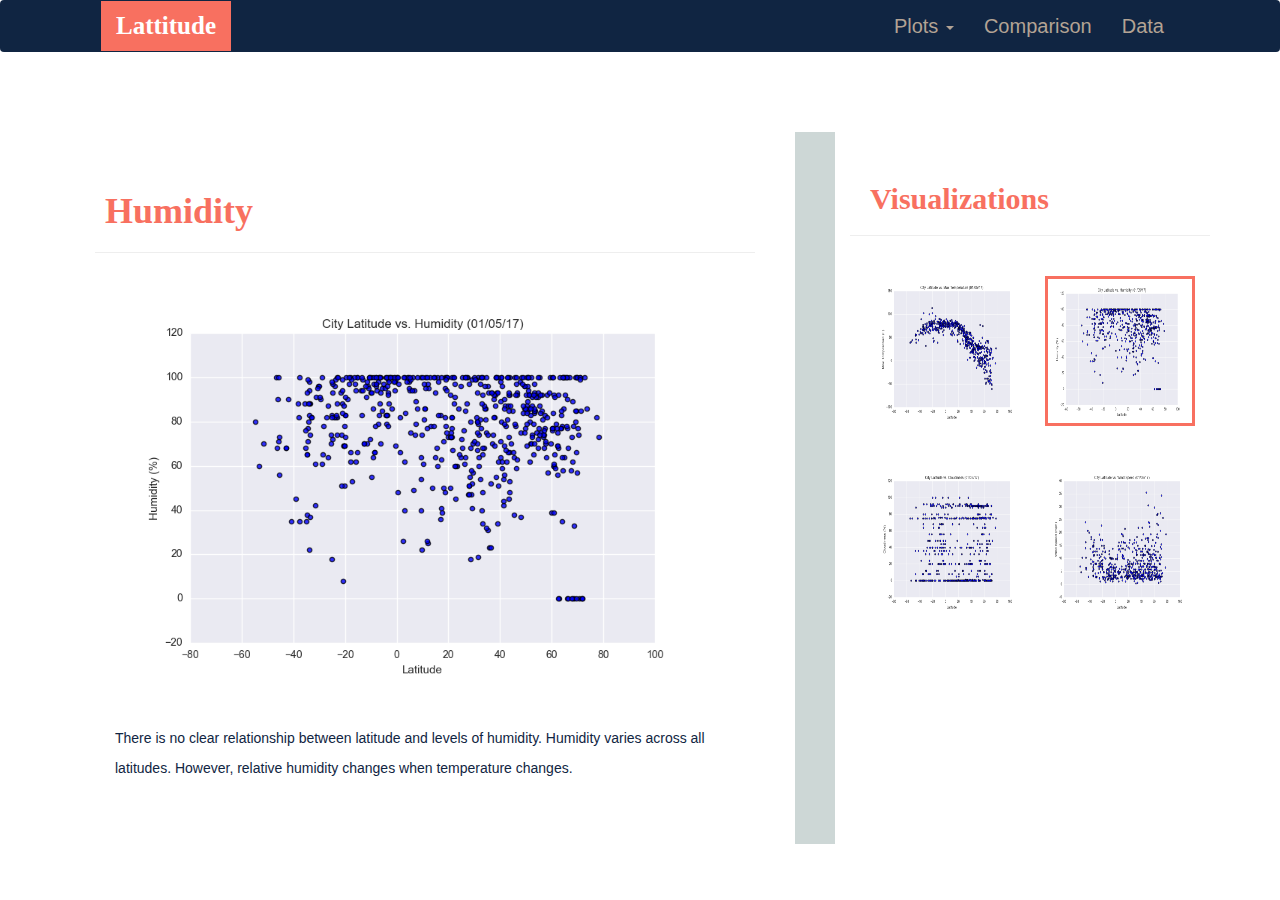
<file: Web Visualization Dashboard/humidity.html>
<!DOCTYPE html>
<html lang="es">
<head>
  <meta charset="UTF-8">
  <meta name="viewport" content="width=device-width, initial-scale=1">
  <title>Visualization Dashboard</title>
  <link rel="stylesheet" href = "https://maxcdn.bootstrapcdn.com/bootstrap/3.3.7/css/bootstrap.min.css">
  <link rel="stylesheet" href = "styles.css">
  <style>
        body {background-color:#FFFFFF}
  </style>
</head>


<body>
        <nav class="navbar navbar-expand-lg">
                <div class="container-fluid">
                  <div class="navbar-header">
                    <a class="navbar-brand" href="index.html">Lattitude</a>
                  </div>
                    <ul class="nav navbar-nav navbar-right">
                      <li class="dropdown">
                        <a href="#" class="dropdown-toggle" data-toggle="dropdown" role="button" aria-haspopup="true" aria-expanded="false">Plots <span class="caret"></span></a>
                        <ul class="dropdown-menu">
                          <li><a href="maxtemp.html">Max Temperature</a></li>
                          <li><a href="humidity.html">Humidity</a></li>
                          <li><a href="cloudiness.html">Cloudiness</a></li>
                          <li><a href="windspeed.html">Wind Speed</a></li>
                        </ul>
                      </li>
                      <li><a href="comparison.html">Comparison</a></li>
                      <li><a href="data.html">Data</a></li>
                    </ul>
                  </div>
                </div>
        </nav>
    <br>
    <br>
    <br>

    <div class="container">
      <div class="row">
        <div class="col-lg-8 col-sm-12">
          <h1>Humidity</h1>
          <hr>
          <img src="lat_vs_humidity.png" alt="humidity" height="400" width="600" align="center">
          <p>There is no clear relationship between latitude and levels of humidity.  Humidity varies across all latitudes.  However,
              relative humidity changes when temperature changes.
          </p>
        </div>
        <div class="col-md-4 col-sm-12">
            <h2>Visualizations</h2>
            <hr>
                <div class= "col-md-6 col-sm-3">
                    <img id ="pic1" src="lat_vs_maxtemp.png" alt="maxtemp" height="150" width="150"> 
                </div> 
                <div class= "col-md-6 col-sm-3">
                    <img class = "boxx" id = "pic2" src="lat_vs_humidity.png" alt="humidity" height="150" width="150">
                </div> 
                <div class= "col-md-6 col-sm-3">
                    <img id = "pic3" src="lat_vs_cloudiness.png" alt="cloudiness" height="150" width="150">
                </div> 
                <div class= "col-md-6 col-sm-3">
                    <img id = "pic4" src="lat_vs_windspeed.png" alt="windspeed" height="150" width="150">
                </div> 
            </div>
    </div>
  </div>
</body>
<script src="https://cdnjs.cloudflare.com/ajax/libs/jquery/3.3.1/jquery.min.js"></script>
<script src="https://cdnjs.cloudflare.com/ajax/libs/twitter-bootstrap/3.3.7/js/bootstrap.min.js"></script>
</html>
</file>
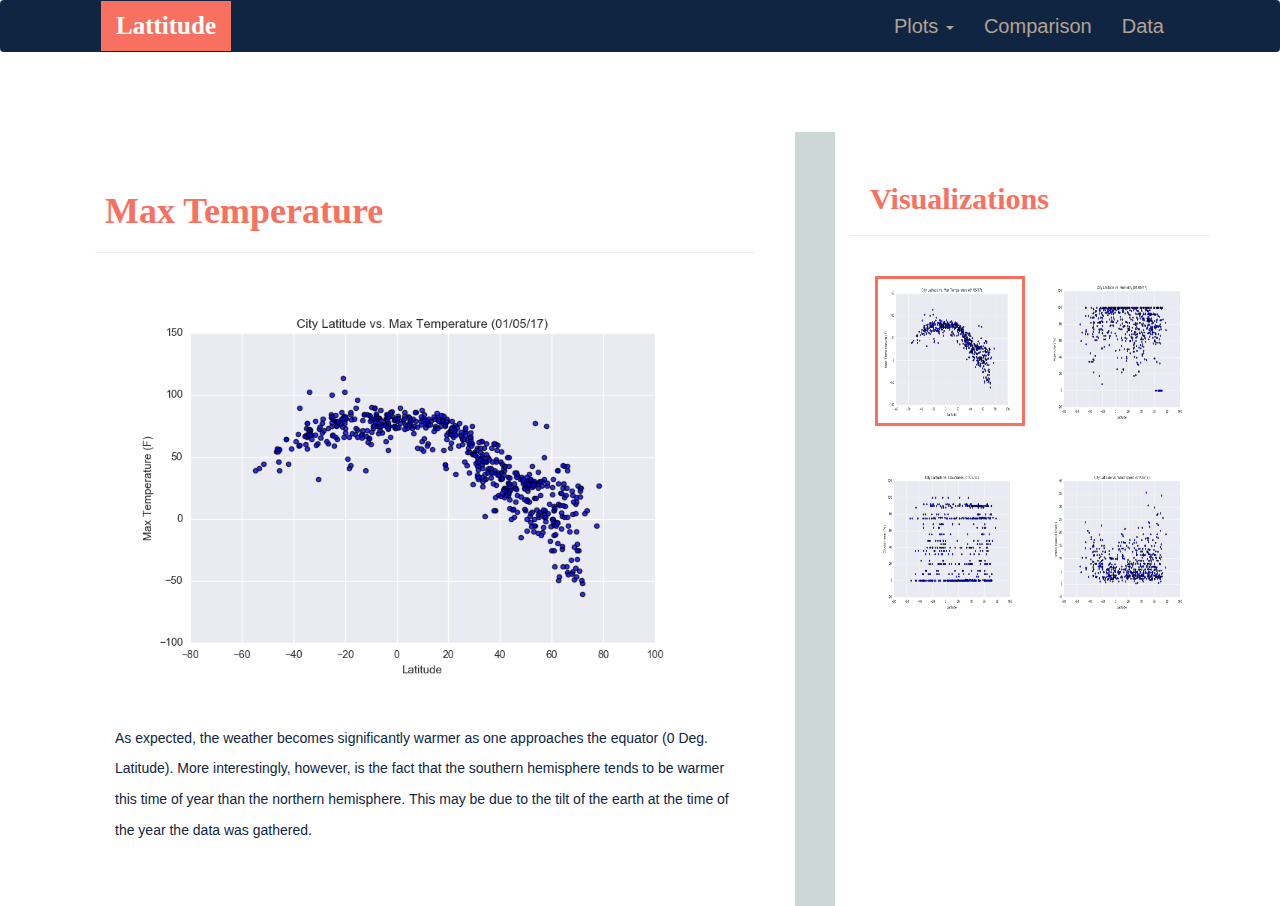
<file: Web Visualization Dashboard/maxtemp.html>
<!DOCTYPE html>
<html lang="es">
<head>
  <meta charset="UTF-8">
  <meta name="viewport" content="width=device-width, initial-scale=1">
  <title>Visualization Dashboard</title>
  <link rel="stylesheet" href = "https://maxcdn.bootstrapcdn.com/bootstrap/3.3.7/css/bootstrap.min.css">
  <link rel="stylesheet" href = "styles.css">
  <style>
        body {background-color:#FFFFFF}
  </style>
</head>

<body>
        <nav class="navbar navbar-expand-lg">
                <div class="container-fluid">
                  <div class="navbar-header">
                    <a class="navbar-brand" href="index.html">Lattitude</a>
                  </div>
                    <ul class="nav navbar-nav navbar-right">
                      <li class="dropdown">
                        <a href="#" class="dropdown-toggle" data-toggle="dropdown" role="button" aria-haspopup="true" aria-expanded="false">Plots <span class="caret"></span></a>
                        <ul class="dropdown-menu">
                          <li><a href="maxtemp.html">Max Temperature</a></li>
                          <li><a href="humidity.html">Humidity</a></li>
                          <li><a href="cloudiness.html">Cloudiness</a></li>
                          <li><a href="windspeed.html">Wind Speed</a></li>
                        </ul>
                      </li>
                      <li><a href="comparison.html">Comparison</a></li>
                      <li><a href="data.html">Data</a></li>
                    </ul>
                  </div>
                </div>
        </nav>
    <br>
    <br>
    <br>

    <div class="container">
          <div class="row">
            <div class="col-lg-8 col-sm-12">
              <h1>Max Temperature</h1>
              <hr>
                <img src="lat_vs_maxtemp.png" alt="maxtemp" height="400" width="600" align="center">
                <p>As expected, the weather becomes significantly warmer as one approaches the equator (0 Deg. Latitude). 
                More interestingly, however, is the fact that the southern hemisphere tends to be warmer this time of year
                than the northern hemisphere.  This may be due to the tilt of the earth at the time of the year the data was gathered.
                </p>
            </div>
            <div class="col-md-4 col-sm-12">
                    <h2>Visualizations</h2>
                    <hr>
                        <div class= "col-md-6 col-sm-3">
                            <img class ="boxx" id = "pic1" src="lat_vs_maxtemp.png" alt="maxtemp" height="150" width="150"> 
                        </div> 
                        <div class= "col-md-6 col-sm-3">
                            <img id ="pic2" src="lat_vs_humidity.png" alt="humidity" height="150" width="150">
                        </div> 
                        <div class= "col-md-6 col-sm-3">
                            <img id = "pic3" src="lat_vs_cloudiness.png" alt="cloudiness" height="150" width="150">
                        </div> 
                        <div class= "col-md-6 col-sm-3">
                            <img id = "pic4" src="lat_vs_windspeed.png" alt="windspeed" height="150" width="150">
                        </div> 
            </div>
        </div>
    </div>
</body>
<script src="https://cdnjs.cloudflare.com/ajax/libs/jquery/3.3.1/jquery.min.js"></script>
<script src="https://cdnjs.cloudflare.com/ajax/libs/twitter-bootstrap/3.3.7/js/bootstrap.min.js"></script>
</html>
</file>
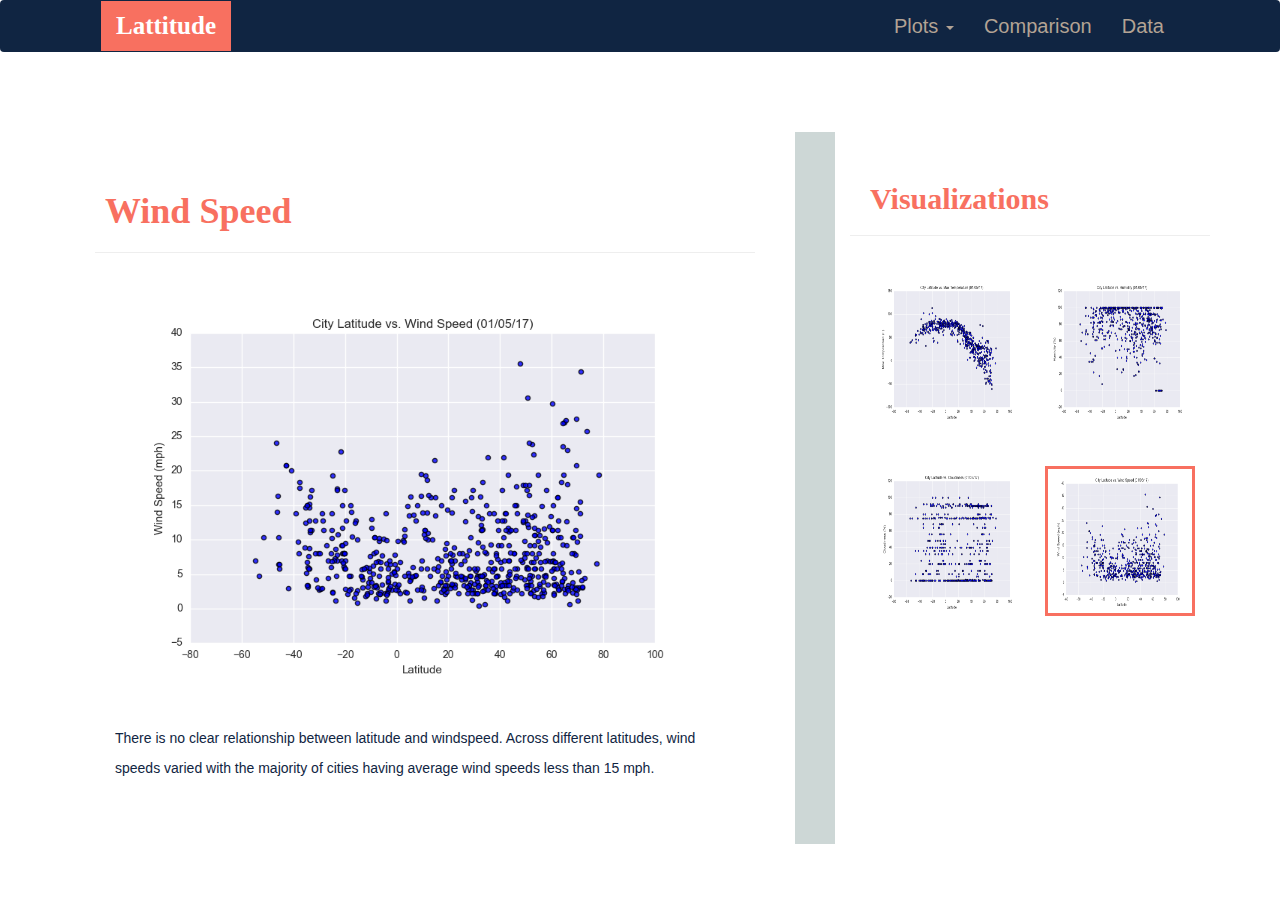
<file: Web Visualization Dashboard/windspeed.html>
<!DOCTYPE html>
<html lang="es">
<head>
  <meta charset="UTF-8">
  <meta name="viewport" content="width=device-width, initial-scale=1">
  <title>Visualization Dashboard</title>
  <link rel="stylesheet" href = "https://maxcdn.bootstrapcdn.com/bootstrap/3.3.7/css/bootstrap.min.css">
  <link rel="stylesheet" href = "styles.css">
  <style>
        body {background-color:#FFFFFF}
  </style>
</head>

<body>
        <nav class="navbar navbar-expand-lg">
                <div class="container-fluid">
                  <div class="navbar-header">
                    <a class="navbar-brand" href="index.html">Lattitude</a>
                  </div>
                    <ul class="nav navbar-nav navbar-right">
                      <li class="dropdown">
                        <a href="#" class="dropdown-toggle" data-toggle="dropdown" role="button" aria-haspopup="true" aria-expanded="false">Plots <span class="caret"></span></a>
                        <ul class="dropdown-menu">
                          <li><a href="maxtemp.html">Max Temperature</a></li>
                          <li><a href="humidity.html">Humidity</a></li>
                          <li><a href="cloudiness.html">Cloudiness</a></li>
                          <li><a href="windspeed.html">Wind Speed</a></li>
                        </ul>
                      </li>
                      <li><a href="comparison.html">Comparison</a></li>
                      <li><a href="data.html">Data</a></li>
                    </ul>
                  </div>
                </div>
        </nav>
    <br>
    <br>
    <br>

    <div class="container">
        <div class="row">
            <div class="col-lg-8 col-sm-12">
              <h1>Wind Speed</h1>
              <hr>
              <img src="lat_vs_windspeed.png" alt="windspeed" height="400" width="600" align="center">
              <p>There is no clear relationship between latitude and windspeed.  Across different latitudes, wind speeds varied with the majority 
                  of cities having average wind speeds less than 15 mph.
              </p>
            </div>
            <div class="col-md-4 col-sm-12">
              <h2>Visualizations</h2>
              <hr>
                <div class= "col-md-6 col-sm-3">
                    <img id ="pic1" src="lat_vs_maxtemp.png" alt="maxtemp" height="150" width="150"> 
                </div> 
                <div class= "col-md-6 col-sm-3" id = "pic2">
                  <img id = "pic2" src="lat_vs_humidity.png" alt="humidity" height="150" width="150" >
                </div> 
                <div class= "col-md-6 col-sm-3" id = "pic3">
                  <img id = "pic3" src="lat_vs_cloudiness.png" alt="cloudiness" height="150" width="150" >
                </div> 
                <div class= "col-md-6 col-sm-3" id = "pic4">
                    <img class ="boxx" id = "pic4" src="lat_vs_windspeed.png" alt="windspeed" height="150" width="150" >
                </div> 
            </div>
        </div>
    </div>
</body>
<script src="https://cdnjs.cloudflare.com/ajax/libs/jquery/3.3.1/jquery.min.js"></script>
<script src="https://cdnjs.cloudflare.com/ajax/libs/twitter-bootstrap/3.3.7/js/bootstrap.min.js"></script>
</html>
</file>
<file: Web Visualization Dashboard/styles.css>
.navbar {
    background: #102542;
    font-size: 20px;
    padding-left: 100px;
    padding-right: 100px;
  }

.navbar-brand {
    font-size: 25px;
    font-family: Book Antiqua;
    font-weight: bold;
    color: #FFFFFF;
    background: #F87060;
}
.navbar li a {
    display: block;
    color: #B3A394;
  }

.container {
    display: block;
    background-color: white;
}

.container h1 {
    color:  #F87060;
    font-family: Book Antiqua;
    font-weight: bold;
    margin-left: 10px;
}

.container h2 {
    color:  #F87060;
    padding-top: 30px;
    padding-left: 20px;
    font-family: Book Antiqua;
    font-weight: bold;
}
.container img {
    display: inline;
    margin: 20px 20px;
}
.container p {
    display: block;
    padding: 10px;
    line-height: 2.2;
    padding-left: 20px;
    padding-right: 20px;
    color: #102542;
}

.col-lg-8 {
    border-right: solid #CDD7D6;
    border-right-width: 40px;
    padding: 40px;
}

.col-md-6 {
    margin-left: -10px;
}
.container h3 {
    color:  #F87060;
    text-align: center;
    font-family: Book Antiqua;
    font-weight: bold;
}

#maintable {  
    width: 100%;
    border-collapse: collapse; 
    border-spacing: 40px;
    padding: 50px;
}
#maintable td, th { border: 1px solid #FFFFFF; 
text-align:  center;}  


#maintable th {  
    background: #F3F3F3;
    font-weight: bold;
}

#maintable td {  
    background: #FAFAFA;
    text-align: center;
}

.boxx {
    border: solid #F87060;

}

@media (max-width: 800px)
{
    .col-lg-8 {
        border-bottom: solid #FFFFFF;
        border-bottom-width: 40px;
        border-right: 20px;
    }
}
</file>
